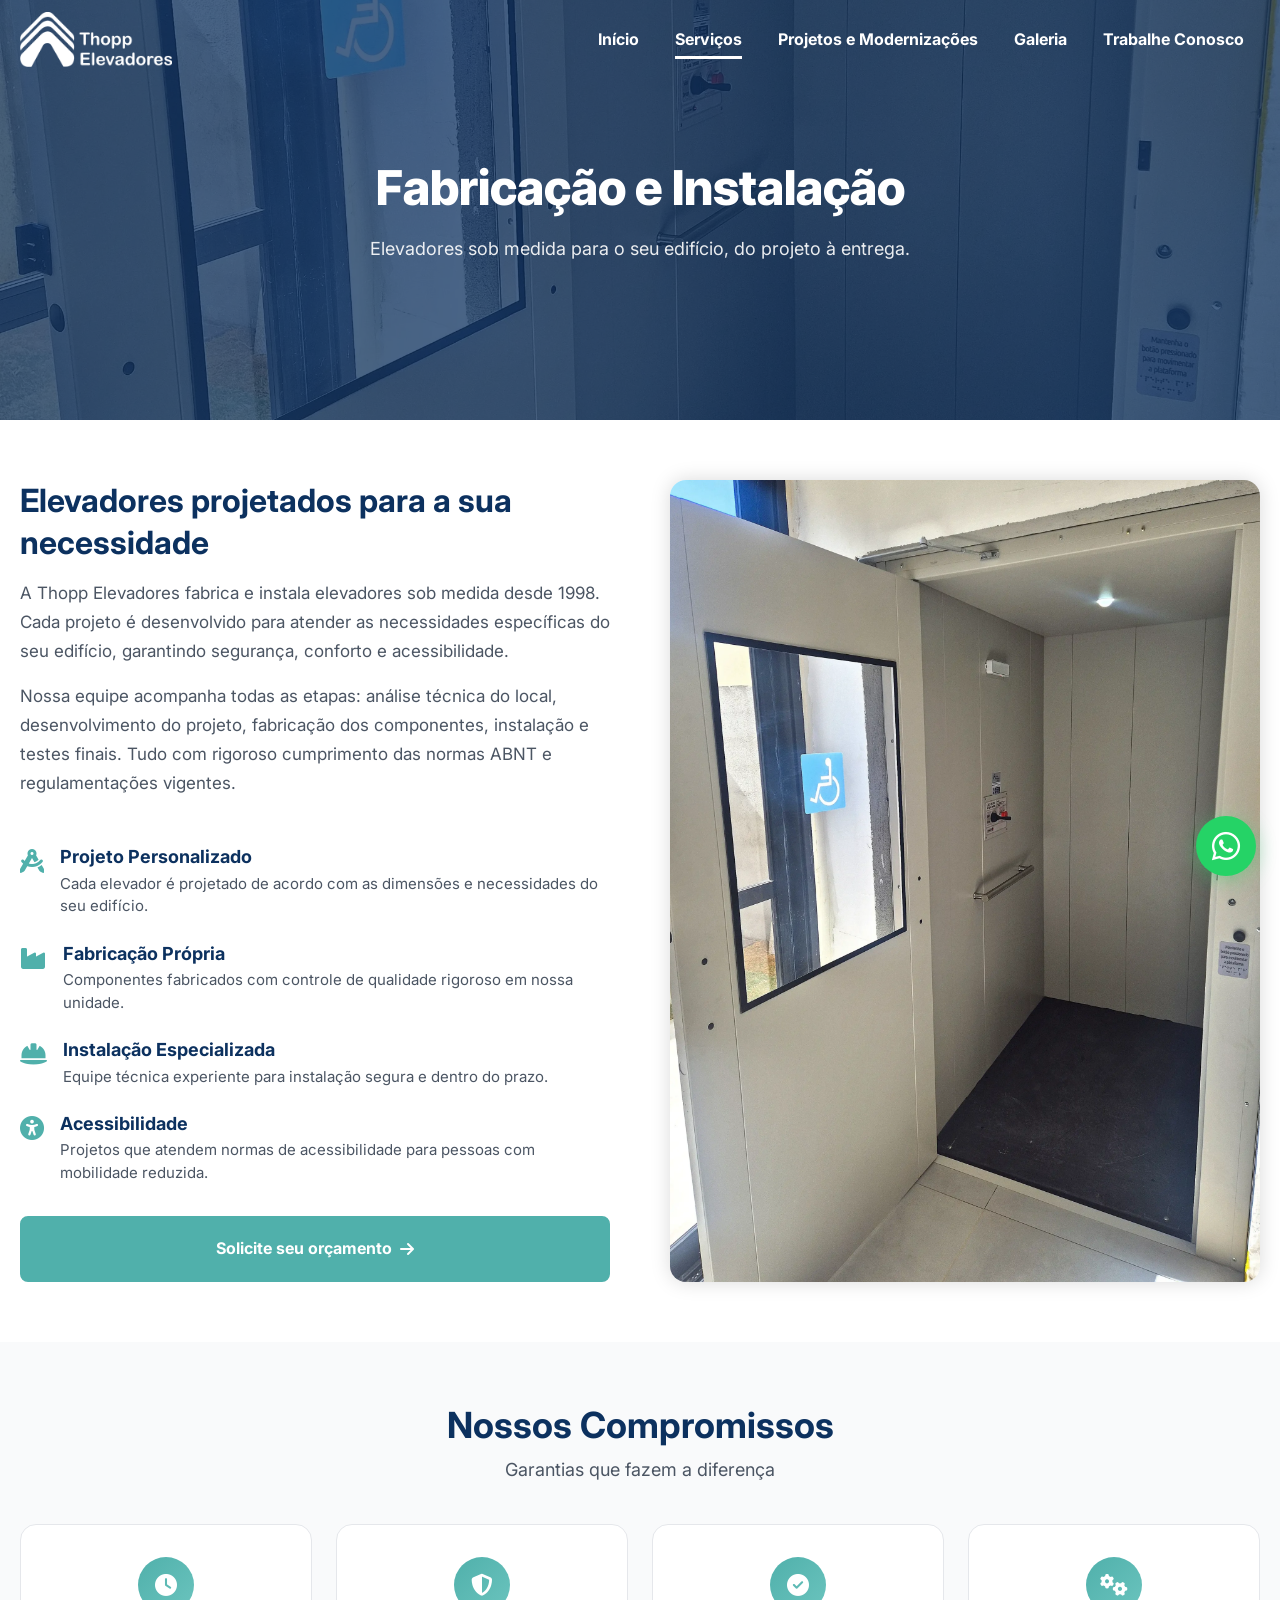
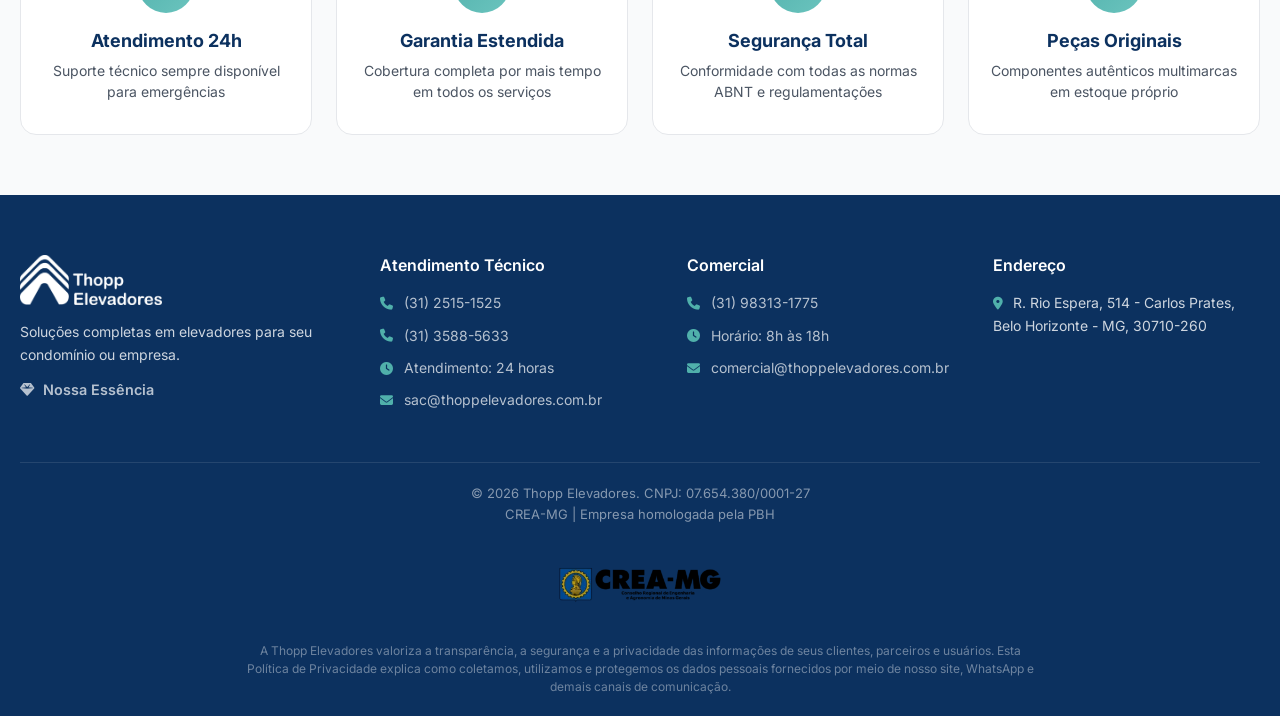
<file: fabricacao-e-instalacao/index.html>
<!DOCTYPE html>
<html lang="pt-BR">
<head>
  <meta charset="UTF-8">
  <meta name="viewport" content="width=device-width, initial-scale=1.0">
  <title>Fabricação e Instalação de Elevadores | Thopp Elevadores - BH</title>
  <meta name="description" content="Fabricação e instalação de elevadores sob medida em Belo Horizonte. Projetos personalizados com tecnologia atualizada, conforto e acessibilidade. Thopp Elevadores desde 1998.">
  <meta name="robots" content="index, follow">
  <meta name="author" content="Thopp Elevadores">
  <meta name="theme-color" content="#0B1E3E">
  <meta name="geo.region" content="BR-MG">
  <meta name="geo.placename" content="Belo Horizonte">
  <link rel="canonical" href="https://thoppelevadores.com.br/fabricacao-e-instalacao/">
  <meta property="og:type" content="website">
  <meta property="og:locale" content="pt_BR">
  <meta property="og:site_name" content="Thopp Elevadores">
  <meta property="og:title" content="Fabricação e Instalação de Elevadores | Thopp Elevadores">
  <meta property="og:description" content="Elevadores sob medida para o seu edifício, com tecnologia atualizada, conforto e acessibilidade. Desde 1998.">
  <meta property="og:url" content="https://thoppelevadores.com.br/fabricacao-e-instalacao/">
  <meta property="og:image" content="https://thoppelevadores.com.br/assets/images/servico-fabricacao-page.webp">
  <meta name="twitter:card" content="summary_large_image">
  <meta name="twitter:title" content="Fabricação e Instalação de Elevadores | Thopp Elevadores">
  <meta name="twitter:description" content="Elevadores sob medida em BH. Projetos personalizados desde 1998.">
  <meta name="twitter:image" content="https://thoppelevadores.com.br/assets/images/servico-fabricacao-page.webp">
  <script type="application/ld+json">
  {"@context":"https://schema.org","@type":"BreadcrumbList","itemListElement":[{"@type":"ListItem","position":1,"name":"Início","item":"https://thoppelevadores.com.br/"},{"@type":"ListItem","position":2,"name":"Serviços","item":"https://thoppelevadores.com.br/nossos-servicos/"},{"@type":"ListItem","position":3,"name":"Fabricação e Instalação","item":"https://thoppelevadores.com.br/fabricacao-e-instalacao/"}]}
  </script>
  <script type="application/ld+json">
  {"@context":"https://schema.org","@type":"Service","name":"Fabricação e Instalação de Elevadores","provider":{"@type":"LocalBusiness","name":"Thopp Elevadores","telephone":"+553125151525"},"areaServed":{"@type":"City","name":"Belo Horizonte"},"description":"Fabricação e instalação de elevadores sob medida com tecnologia atualizada, conforto e acessibilidade."}
  </script>
  <link rel="icon" href="../assets/images/favicon-32.webp" type="image/webp" sizes="32x32">
  <link rel="icon" href="../assets/images/favicon-192.webp" type="image/webp" sizes="192x192">
  <link rel="apple-touch-icon" href="../assets/images/apple-touch-icon.webp">
  <link rel="preconnect" href="https://fonts.googleapis.com">
  <link rel="preconnect" href="https://fonts.gstatic.com" crossorigin>
  <link href="https://fonts.googleapis.com/css2?family=Inter+Tight:wght@400;600;700;800&family=Inter:wght@400;500;600;700;800&family=Roboto:wght@400;500;600;700&display=swap" rel="stylesheet">
  <link rel="stylesheet" href="https://cdnjs.cloudflare.com/ajax/libs/font-awesome/6.5.1/css/all.min.css">
  <link rel="stylesheet" href="../css/style.css">
</head>
<body>

  <!-- ====== HEADER ====== -->
  <header class="header header--solid" id="header">
    <nav class="header-nav">
      <div class="container header-nav-inner">
        <a href="../" class="logo">
          <img src="../assets/images/logo.png" alt="Logo Thopp Elevadores">
        </a>
        <button class="menu-toggle" id="menu-toggle" aria-label="Abrir menu">
          <span></span><span></span><span></span>
        </button>
        <ul class="nav-menu" id="nav-menu">
          <li><a href="../">Início</a></li>
          <li><a href="../nossos-servicos/" class="active">Serviços</a></li>
          <li><a href="../projetos-e-modernizacoes/">Projetos e Modernizações</a></li>
          <li><a href="../galeria/">Galeria</a></li>
          <li><a href="../trabalhe-conosco/">Trabalhe Conosco</a></li>
        </ul>
      </div>
    </nav>
  </header>

  <main>

  <!-- ====== HERO ====== -->
  <section class="page-hero" style="background-image: url('../assets/images/servico-fabricacao-page.webp');">
    <div class="page-hero-overlay"></div>
    <div class="page-hero-content">
      <h1>Fabricação e Instalação</h1>
      <p>Elevadores sob medida para o seu edifício, do projeto à entrega.</p>
    </div>
  </section>

  <!-- ====== CONTEÚDO PRINCIPAL ====== -->
  <section class="page-section bg-white">
    <div class="container">
      <div class="service-detail">
        <div class="service-detail-text">
          <h2>Elevadores projetados para a sua necessidade</h2>
          <p>A Thopp Elevadores fabrica e instala elevadores sob medida desde 1998. Cada projeto é desenvolvido para atender as necessidades específicas do seu edifício, garantindo segurança, conforto e acessibilidade.</p>
          <p>Nossa equipe acompanha todas as etapas: análise técnica do local, desenvolvimento do projeto, fabricação dos componentes, instalação e testes finais. Tudo com rigoroso cumprimento das normas ABNT e regulamentações vigentes.</p>

          <div class="service-features">
            <div class="service-feature">
              <i class="fas fa-drafting-compass"></i>
              <div>
                <h4>Projeto Personalizado</h4>
                <p>Cada elevador é projetado de acordo com as dimensões e necessidades do seu edifício.</p>
              </div>
            </div>
            <div class="service-feature">
              <i class="fas fa-industry"></i>
              <div>
                <h4>Fabricação Própria</h4>
                <p>Componentes fabricados com controle de qualidade rigoroso em nossa unidade.</p>
              </div>
            </div>
            <div class="service-feature">
              <i class="fas fa-hard-hat"></i>
              <div>
                <h4>Instalação Especializada</h4>
                <p>Equipe técnica experiente para instalação segura e dentro do prazo.</p>
              </div>
            </div>
            <div class="service-feature">
              <i class="fas fa-universal-access"></i>
              <div>
                <h4>Acessibilidade</h4>
                <p>Projetos que atendem normas de acessibilidade para pessoas com mobilidade reduzida.</p>
              </div>
            </div>
          </div>

          <a href="https://api.whatsapp.com/send/?phone=5531983131775&text=Ol%C3%A1!+Gostaria+de+solicitar+um+or%C3%A7amento+de+fabrica%C3%A7%C3%A3o+e+instala%C3%A7%C3%A3o." class="btn btn-primary btn-full" target="_blank">Solicite seu orçamento <i class="fas fa-arrow-right"></i></a>
        </div>
        <div class="service-detail-image">
          <img src="../assets/images/servico-fabricacao-page.webp" alt="Fabricação e Instalação de Elevadores">
        </div>
      </div>
    </div>
  </section>

  <!-- ====== NOSSOS COMPROMISSOS ====== -->
  <section class="page-section bg-light">
    <div class="container">
      <h2 class="section-title">Nossos Compromissos</h2>
      <p class="section-subtitle">Garantias que fazem a diferença</p>
      <div class="compromissos-grid">
        <div class="compromisso-card">
          <div class="compromisso-icon"><i class="fas fa-clock"></i></div>
          <h4>Atendimento 24h</h4>
          <p>Suporte técnico sempre disponível para emergências</p>
        </div>
        <div class="compromisso-card">
          <div class="compromisso-icon"><i class="fas fa-shield-alt"></i></div>
          <h4>Garantia Estendida</h4>
          <p>Cobertura completa por mais tempo em todos os serviços</p>
        </div>
        <div class="compromisso-card">
          <div class="compromisso-icon"><i class="fas fa-check-circle"></i></div>
          <h4>Segurança Total</h4>
          <p>Conformidade com todas as normas ABNT e regulamentações</p>
        </div>
        <div class="compromisso-card">
          <div class="compromisso-icon"><i class="fas fa-cogs"></i></div>
          <h4>Peças Originais</h4>
          <p>Componentes autênticos multimarcas em estoque próprio</p>
        </div>
      </div>
    </div>
  </section>

  </main>

  <!-- ====== FOOTER ====== -->
  <footer class="footer" id="footer">
    <div class="container">
      <div class="footer-grid">
        <div class="footer-col">
          <img src="../assets/images/logo-white.webp" alt="Thopp Elevadores" class="footer-logo">
          <p>Soluções completas em elevadores para seu condomínio ou empresa.</p>
          <a href="../nossa-essencia/" class="footer-essencia-link"><i class="fas fa-gem"></i> Nossa Essência</a>
        </div>
        <div class="footer-col">
          <h4>Atendimento Técnico</h4>
          <ul>
            <li><a href="tel:+553125151525"><i class="fas fa-phone"></i> (31) 2515-1525</a></li>
            <li><a href="tel:+553135885633"><i class="fas fa-phone"></i> (31) 3588-5633</a></li>
            <li><span><i class="fas fa-clock"></i> Atendimento: 24 horas</span></li>
            <li><a href="mailto:sac@thoppelevadores.com.br"><i class="fas fa-envelope"></i> sac@thoppelevadores.com.br</a></li>
          </ul>
        </div>
        <div class="footer-col">
          <h4>Comercial</h4>
          <ul>
            <li><a href="tel:+5531983131775"><i class="fas fa-phone"></i> (31) 98313-1775</a></li>
            <li><span><i class="fas fa-clock"></i> Horário: 8h às 18h</span></li>
            <li><a href="mailto:comercial@thoppelevadores.com.br"><i class="fas fa-envelope"></i> comercial@thoppelevadores.com.br</a></li>
          </ul>
        </div>
        <div class="footer-col">
          <h4>Endereço</h4>
          <p><i class="fas fa-map-marker-alt"></i> R. Rio Espera, 514 - Carlos Prates, Belo Horizonte - MG, 30710-260</p>
        </div>
      </div>
      <div class="footer-bottom">
        <p>&copy; 2026 Thopp Elevadores. CNPJ: 07.654.380/0001-27<br>CREA-MG | Empresa homologada pela PBH</p>
      </div>
      <div class="footer-crea">
        <img src="../assets/images/crea-mg-logo.webp" alt="CREA-MG">
      </div>
      <div class="footer-privacy">
        <p>A Thopp Elevadores valoriza a transparência, a segurança e a privacidade das informações de seus clientes, parceiros e usuários. Esta Política de Privacidade explica como coletamos, utilizamos e protegemos os dados pessoais fornecidos por meio de nosso site, WhatsApp e demais canais de comunicação.</p>
      </div>
    </div>
  </footer>

  <a href="#" class="scroll-top" id="scroll-top" aria-label="Voltar ao topo"><i class="fas fa-arrow-up"></i></a>
  <a href="https://api.whatsapp.com/send/?phone=5531983131775&text=Ol%C3%A1!+Gostaria+de+saber+mais+sobre+os+servi%C3%A7os+da+THOPP+Elevadores." class="whatsapp-float" target="_blank" aria-label="Abrir WhatsApp"><i class="fab fa-whatsapp"></i></a>

  <script src="../js/subpage.js"></script>
</body>
</html>
</file>
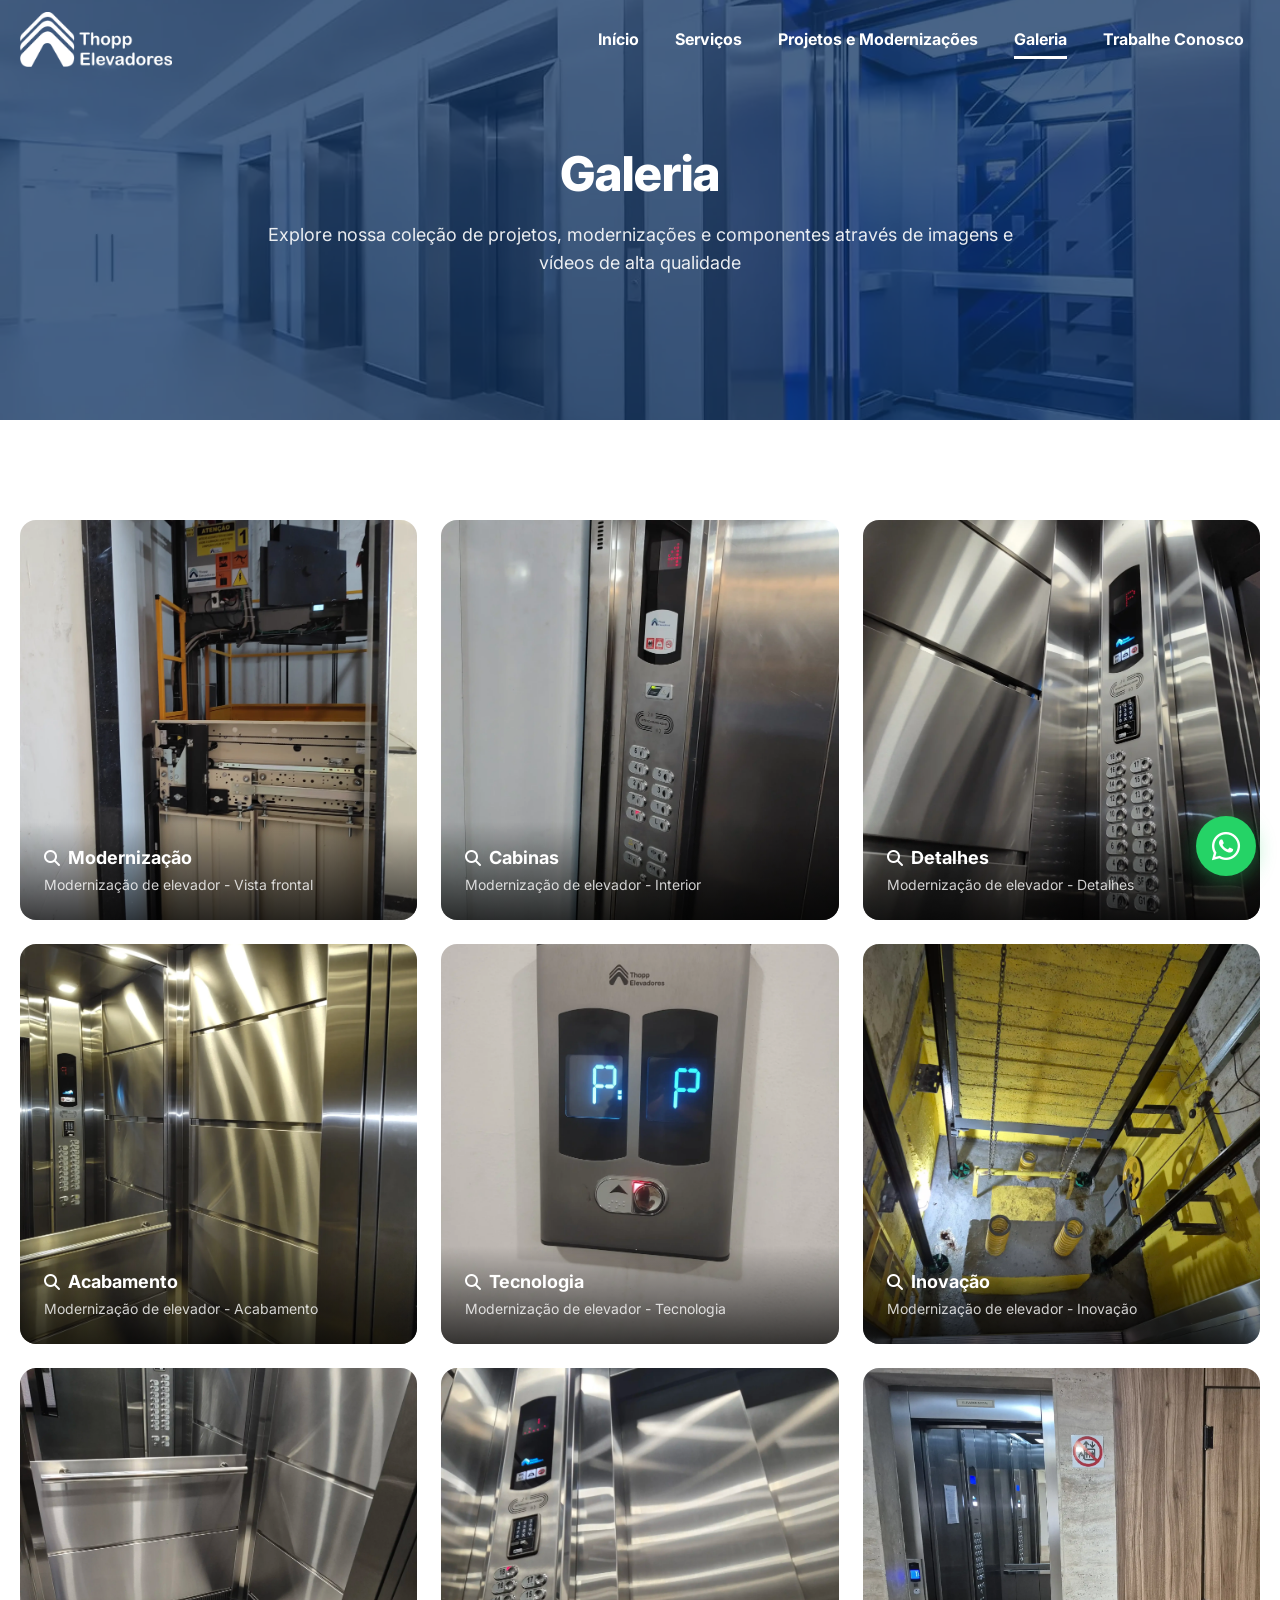
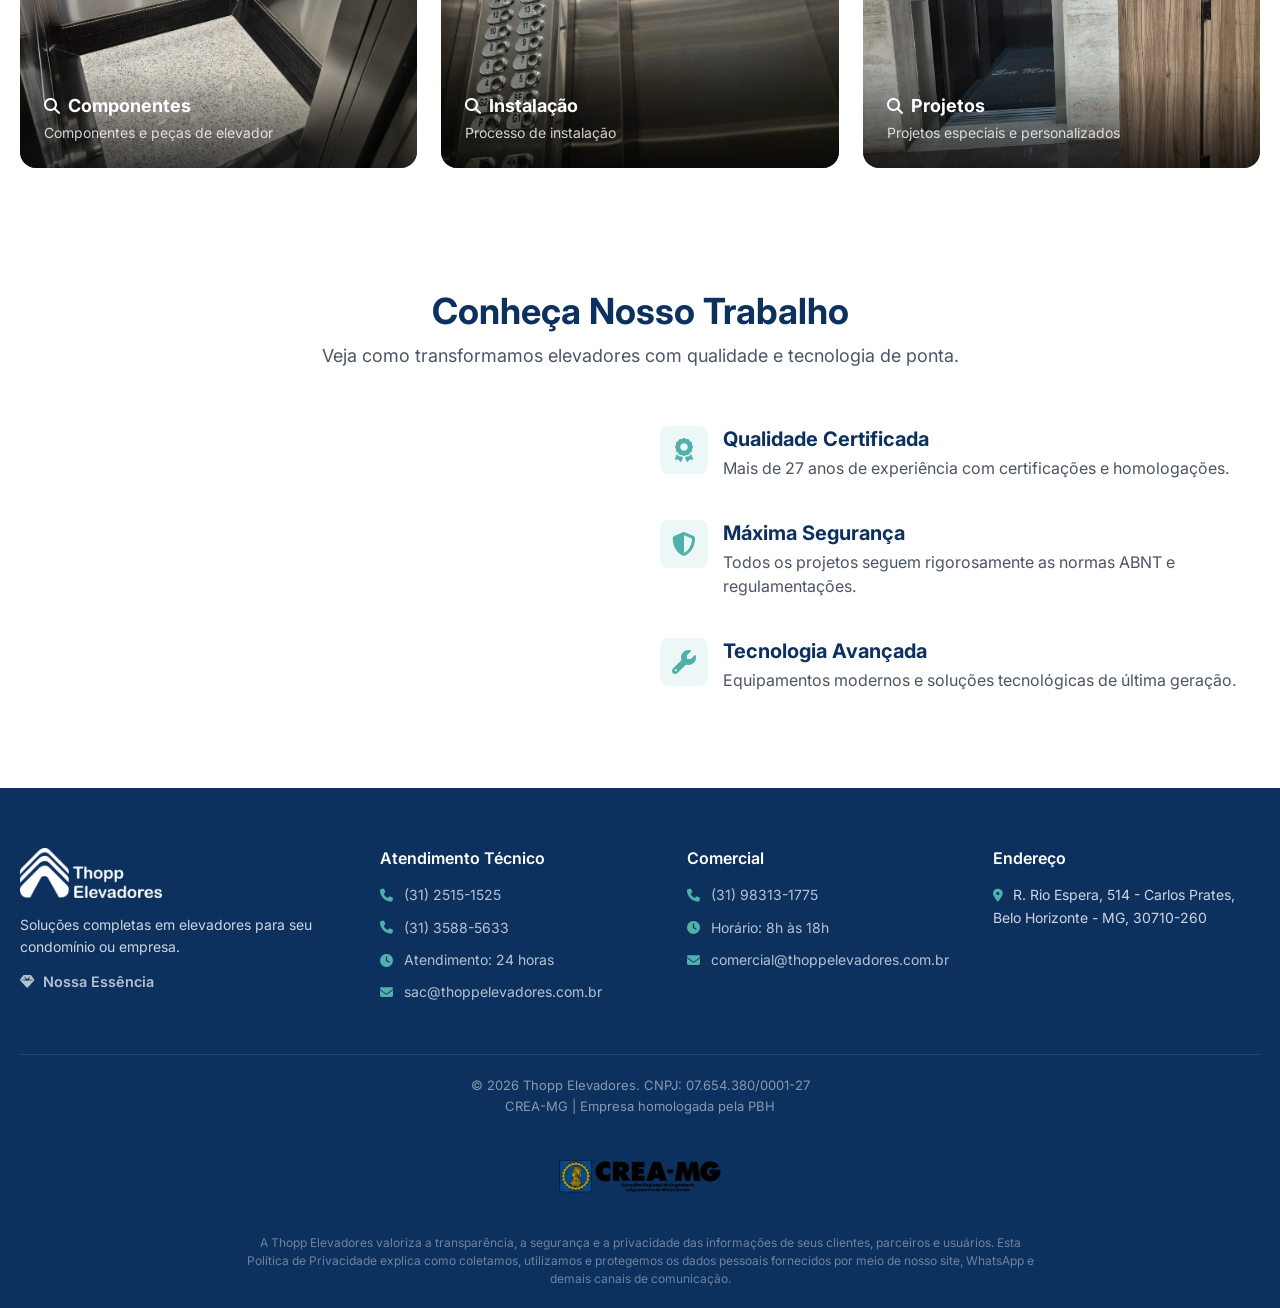
<file: galeria/index.html>
<!DOCTYPE html>
<html lang="pt-BR">
<head>
  <meta charset="UTF-8">
  <meta name="viewport" content="width=device-width, initial-scale=1.0">
  <title>Galeria de Projetos de Elevadores em BH | Thopp Elevadores</title>
  <meta name="description" content="Explore nossa galeria de projetos, modernizações e instalações de elevadores em Belo Horizonte. Fotos e vídeos dos trabalhos realizados pela Thopp Elevadores.">
  <meta name="robots" content="index, follow">
  <meta name="author" content="Thopp Elevadores">
  <meta name="theme-color" content="#0B1E3E">
  <meta name="geo.region" content="BR-MG">
  <meta name="geo.placename" content="Belo Horizonte">
  <link rel="canonical" href="https://thoppelevadores.com.br/galeria/">
  <meta property="og:type" content="website">
  <meta property="og:locale" content="pt_BR">
  <meta property="og:site_name" content="Thopp Elevadores">
  <meta property="og:title" content="Galeria de Projetos | Thopp Elevadores BH">
  <meta property="og:description" content="Fotos e vídeos de modernizações e instalações de elevadores em Belo Horizonte.">
  <meta property="og:url" content="https://thoppelevadores.com.br/galeria/">
  <meta property="og:image" content="https://thoppelevadores.com.br/assets/images/logo.png">
  <meta name="twitter:card" content="summary_large_image">
  <meta name="twitter:title" content="Galeria | Thopp Elevadores">
  <meta name="twitter:description" content="Galeria de projetos e modernizações de elevadores em BH.">
  <meta name="twitter:image" content="https://thoppelevadores.com.br/assets/images/logo.png">
  <script type="application/ld+json">
  {"@context":"https://schema.org","@type":"BreadcrumbList","itemListElement":[{"@type":"ListItem","position":1,"name":"Início","item":"https://thoppelevadores.com.br/"},{"@type":"ListItem","position":2,"name":"Galeria","item":"https://thoppelevadores.com.br/galeria/"}]}
  </script>
  <link rel="icon" href="../assets/images/favicon-32.webp" type="image/webp" sizes="32x32">
  <link rel="icon" href="../assets/images/favicon-192.webp" type="image/webp" sizes="192x192">
  <link rel="apple-touch-icon" href="../assets/images/apple-touch-icon.webp">
  <link rel="preconnect" href="https://fonts.googleapis.com">
  <link rel="preconnect" href="https://fonts.gstatic.com" crossorigin>
  <link href="https://fonts.googleapis.com/css2?family=Inter+Tight:wght@400;600;700;800&family=Inter:wght@400;500;600;700;800&family=Roboto:wght@400;500;600;700&display=swap" rel="stylesheet">
  <link rel="stylesheet" href="https://cdnjs.cloudflare.com/ajax/libs/font-awesome/6.5.1/css/all.min.css">
  <link rel="stylesheet" href="../css/style.css">
</head>
<body>

  <!-- ====== HEADER ====== -->
  <header class="header header--solid" id="header">
    <nav class="header-nav">
      <div class="container header-nav-inner">
        <a href="../" class="logo">
          <img src="../assets/images/logo.png" alt="Logo Thopp Elevadores">
        </a>
        <button class="menu-toggle" id="menu-toggle" aria-label="Abrir menu">
          <span></span><span></span><span></span>
        </button>
        <ul class="nav-menu" id="nav-menu">
          <li><a href="../">Início</a></li>
          <li><a href="../nossos-servicos/">Serviços</a></li>
          <li><a href="../projetos-e-modernizacoes/">Projetos e Modernizações</a></li>
          <li><a href="../galeria/" class="active">Galeria</a></li>
          <li><a href="../trabalhe-conosco/">Trabalhe Conosco</a></li>
        </ul>
      </div>
    </nav>
  </header>

  <main>

  <!-- ====== HERO BANNER ====== -->
  <section class="page-hero" style="background-image: url('../assets/images/hero-galeria.webp');">
    <div class="page-hero-overlay"></div>
    <div class="page-hero-content">
      <h1>Galeria</h1>
      <p>Explore nossa coleção de projetos, modernizações e componentes através de imagens e vídeos de alta qualidade</p>
    </div>
  </section>

  <!-- ====== GALERIA ====== -->
  <section class="page-section bg-white">
    <div class="container">
      <div class="gallery-grid">
        <!-- Modernização -->
        <div class="gallery-item">
          <img src="../assets/images/gallery-1.webp" alt="Modernização de elevador - Vista frontal">
          <div class="gallery-item-overlay">
            <h3><i class="fas fa-search"></i> Modernização</h3>
            <p>Modernização de elevador - Vista frontal</p>
          </div>
        </div>
        <!-- Cabinas -->
        <div class="gallery-item">
          <img src="../assets/images/gallery-2.webp" alt="Modernização de elevador - Interior">
          <div class="gallery-item-overlay">
            <h3><i class="fas fa-search"></i> Cabinas</h3>
            <p>Modernização de elevador - Interior</p>
          </div>
        </div>
        <!-- Detalhes -->
        <div class="gallery-item">
          <img src="../assets/images/gallery-3.webp" alt="Modernização de elevador - Detalhes">
          <div class="gallery-item-overlay">
            <h3><i class="fas fa-search"></i> Detalhes</h3>
            <p>Modernização de elevador - Detalhes</p>
          </div>
        </div>
        <!-- Acabamento -->
        <div class="gallery-item">
          <img src="../assets/images/gallery-4.webp" alt="Modernização de elevador - Acabamento">
          <div class="gallery-item-overlay">
            <h3><i class="fas fa-search"></i> Acabamento</h3>
            <p>Modernização de elevador - Acabamento</p>
          </div>
        </div>
        <!-- Tecnologia -->
        <div class="gallery-item">
          <img src="../assets/images/gallery-5.webp" alt="Modernização de elevador - Tecnologia">
          <div class="gallery-item-overlay">
            <h3><i class="fas fa-search"></i> Tecnologia</h3>
            <p>Modernização de elevador - Tecnologia</p>
          </div>
        </div>
        <!-- Inovação -->
        <div class="gallery-item">
          <img src="../assets/images/gallery-6.webp" alt="Modernização de elevador - Inovação">
          <div class="gallery-item-overlay">
            <h3><i class="fas fa-search"></i> Inovação</h3>
            <p>Modernização de elevador - Inovação</p>
          </div>
        </div>
        <!-- Componentes -->
        <div class="gallery-item">
          <img src="../assets/images/gallery-7.webp" alt="Componentes de elevador">
          <div class="gallery-item-overlay">
            <h3><i class="fas fa-search"></i> Componentes</h3>
            <p>Componentes e peças de elevador</p>
          </div>
        </div>
        <!-- Instalação -->
        <div class="gallery-item">
          <img src="../assets/images/gallery-8.webp" alt="Instalação de elevador">
          <div class="gallery-item-overlay">
            <h3><i class="fas fa-search"></i> Instalação</h3>
            <p>Processo de instalação</p>
          </div>
        </div>
        <!-- Projetos -->
        <div class="gallery-item">
          <img src="../assets/images/gallery-9.webp" alt="Projetos especiais">
          <div class="gallery-item-overlay">
            <h3><i class="fas fa-search"></i> Projetos</h3>
            <p>Projetos especiais e personalizados</p>
          </div>
        </div>
      </div>
    </div>
  </section>

  <!-- ====== CONHEÇA NOSSO TRABALHO ====== -->
  <section class="conheca" id="conheca">
    <div class="container">
      <h2 class="section-title">Conheça Nosso Trabalho</h2>
      <p class="section-subtitle">Veja como transformamos elevadores com qualidade e tecnologia de ponta.</p>
      <div class="conheca-grid">
        <div class="conheca-video">
          <div class="video-embed">
            <iframe src="https://www.youtube.com/embed/OjSWVwVyTNE" title="Thopp Elevadores" frameborder="0" allow="accelerometer; autoplay; clipboard-write; encrypted-media; gyroscope; picture-in-picture" allowfullscreen></iframe>
          </div>
        </div>
        <div class="conheca-cards">
          <div class="icon-box-inline">
            <div class="icon-box-icon teal-bg"><i class="fas fa-award"></i></div>
            <div class="icon-box-text">
              <h3>Qualidade Certificada</h3>
              <p>Mais de 27 anos de experiência com certificações e homologações.</p>
            </div>
          </div>
          <div class="icon-box-inline">
            <div class="icon-box-icon teal-bg"><i class="fas fa-shield-alt"></i></div>
            <div class="icon-box-text">
              <h3>Máxima Segurança</h3>
              <p>Todos os projetos seguem rigorosamente as normas ABNT e regulamentações.</p>
            </div>
          </div>
          <div class="icon-box-inline">
            <div class="icon-box-icon teal-bg"><i class="fas fa-wrench"></i></div>
            <div class="icon-box-text">
              <h3>Tecnologia Avançada</h3>
              <p>Equipamentos modernos e soluções tecnológicas de última geração.</p>
            </div>
          </div>
        </div>
      </div>
    </div>
  </section>

  </main>

  <!-- ====== FOOTER ====== -->
  <footer class="footer" id="footer">
    <div class="container">
      <div class="footer-grid">
        <div class="footer-col">
          <img src="../assets/images/logo-white.webp" alt="Thopp Elevadores" class="footer-logo">
          <p>Soluções completas em elevadores para seu condomínio ou empresa.</p>
          <a href="../nossa-essencia/" class="footer-essencia-link"><i class="fas fa-gem"></i> Nossa Essência</a>
        </div>
        <div class="footer-col">
          <h4>Atendimento Técnico</h4>
          <ul>
            <li><a href="tel:+553125151525"><i class="fas fa-phone"></i> (31) 2515-1525</a></li>
            <li><a href="tel:+553135885633"><i class="fas fa-phone"></i> (31) 3588-5633</a></li>
            <li><span><i class="fas fa-clock"></i> Atendimento: 24 horas</span></li>
            <li><a href="mailto:sac@thoppelevadores.com.br"><i class="fas fa-envelope"></i> sac@thoppelevadores.com.br</a></li>
          </ul>
        </div>
        <div class="footer-col">
          <h4>Comercial</h4>
          <ul>
            <li><a href="tel:+5531983131775"><i class="fas fa-phone"></i> (31) 98313-1775</a></li>
            <li><span><i class="fas fa-clock"></i> Horário: 8h às 18h</span></li>
            <li><a href="mailto:comercial@thoppelevadores.com.br"><i class="fas fa-envelope"></i> comercial@thoppelevadores.com.br</a></li>
          </ul>
        </div>
        <div class="footer-col">
          <h4>Endereço</h4>
          <p><i class="fas fa-map-marker-alt"></i> R. Rio Espera, 514 - Carlos Prates, Belo Horizonte - MG, 30710-260</p>
        </div>
      </div>
      <div class="footer-bottom">
        <p>&copy; 2026 Thopp Elevadores. CNPJ: 07.654.380/0001-27<br>CREA-MG | Empresa homologada pela PBH</p>
      </div>
      <div class="footer-crea">
        <img src="../assets/images/crea-mg-logo.webp" alt="CREA-MG">
      </div>
      <div class="footer-privacy">
        <p>A Thopp Elevadores valoriza a transparência, a segurança e a privacidade das informações de seus clientes, parceiros e usuários. Esta Política de Privacidade explica como coletamos, utilizamos e protegemos os dados pessoais fornecidos por meio de nosso site, WhatsApp e demais canais de comunicação.</p>
      </div>
    </div>
  </footer>

  <a href="#" class="scroll-top" id="scroll-top" aria-label="Voltar ao topo"><i class="fas fa-arrow-up"></i></a>
  <a href="https://api.whatsapp.com/send/?phone=5531983131775&text=Ol%C3%A1!+Gostaria+de+saber+mais+sobre+os+servi%C3%A7os+da+THOPP+Elevadores." class="whatsapp-float" target="_blank" aria-label="Abrir WhatsApp"><i class="fab fa-whatsapp"></i></a>

  <script src="../js/subpage.js"></script>
</body>
</html>
</file>
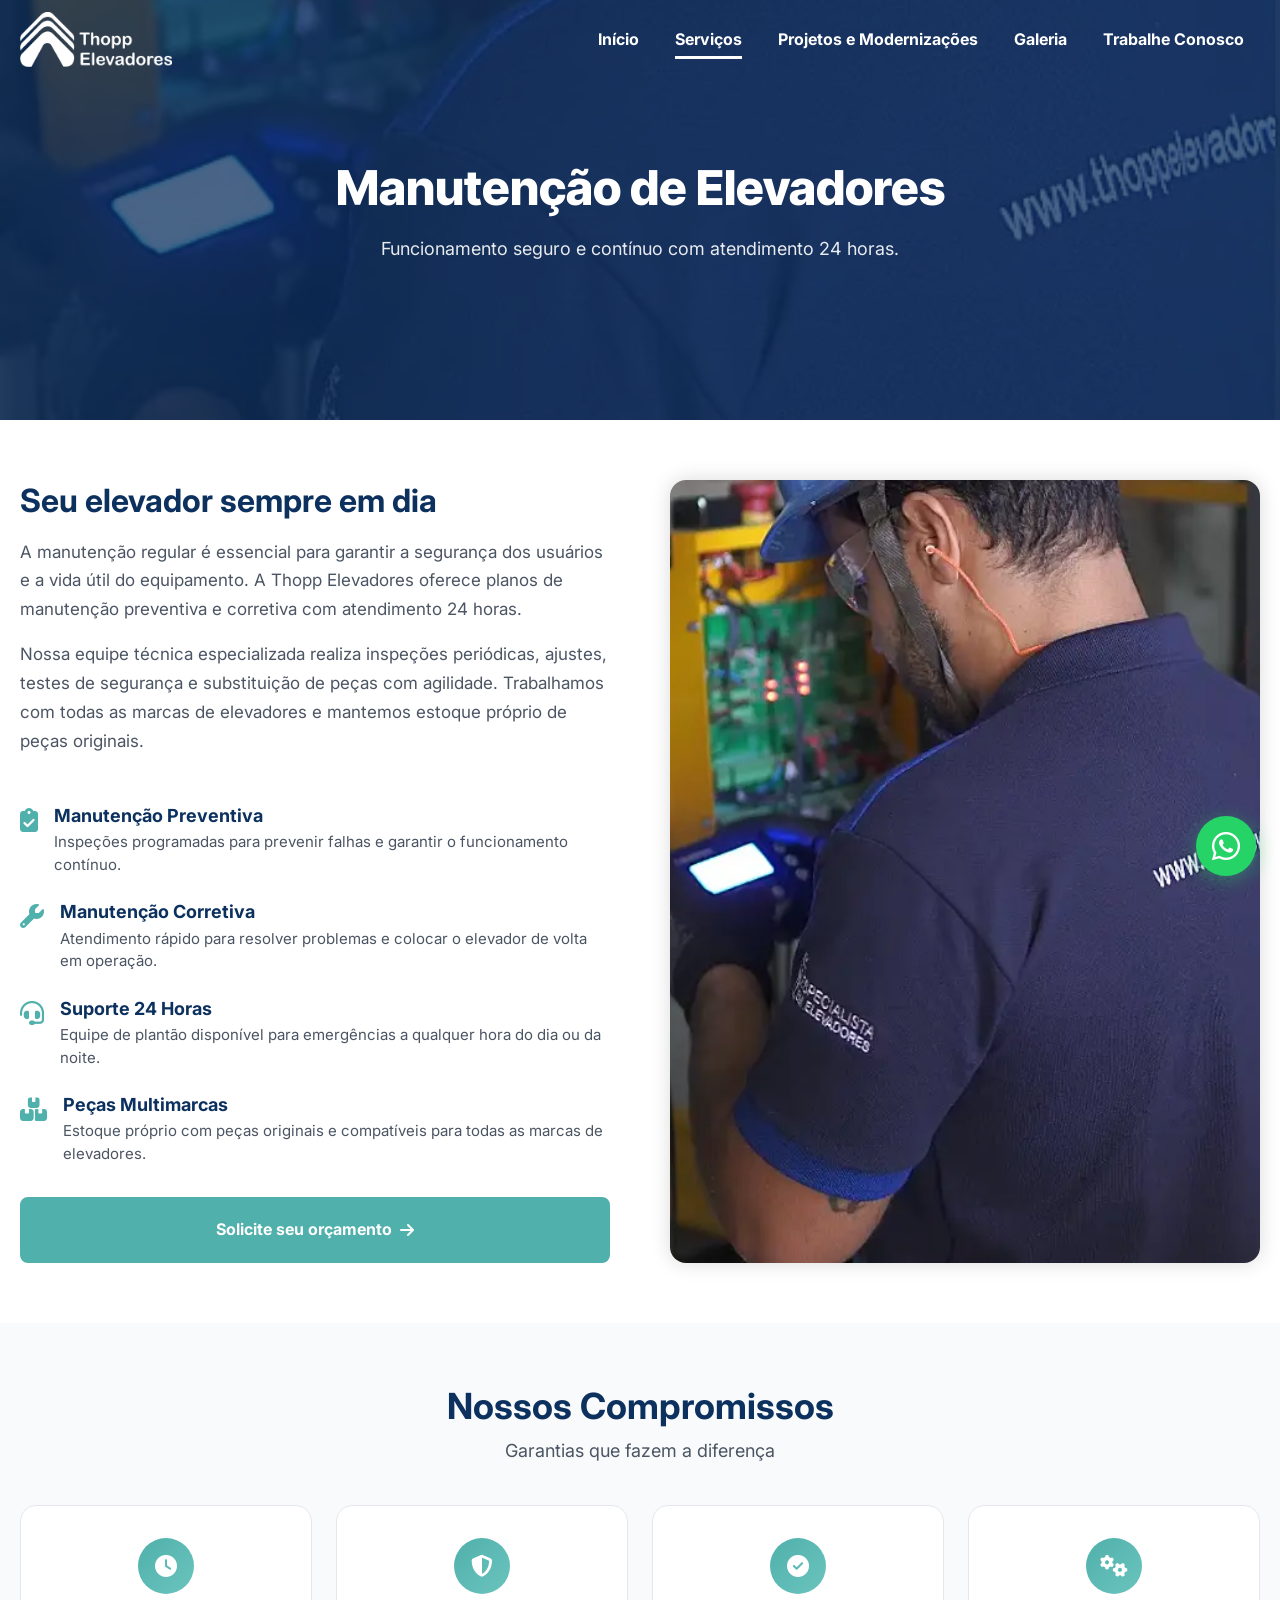
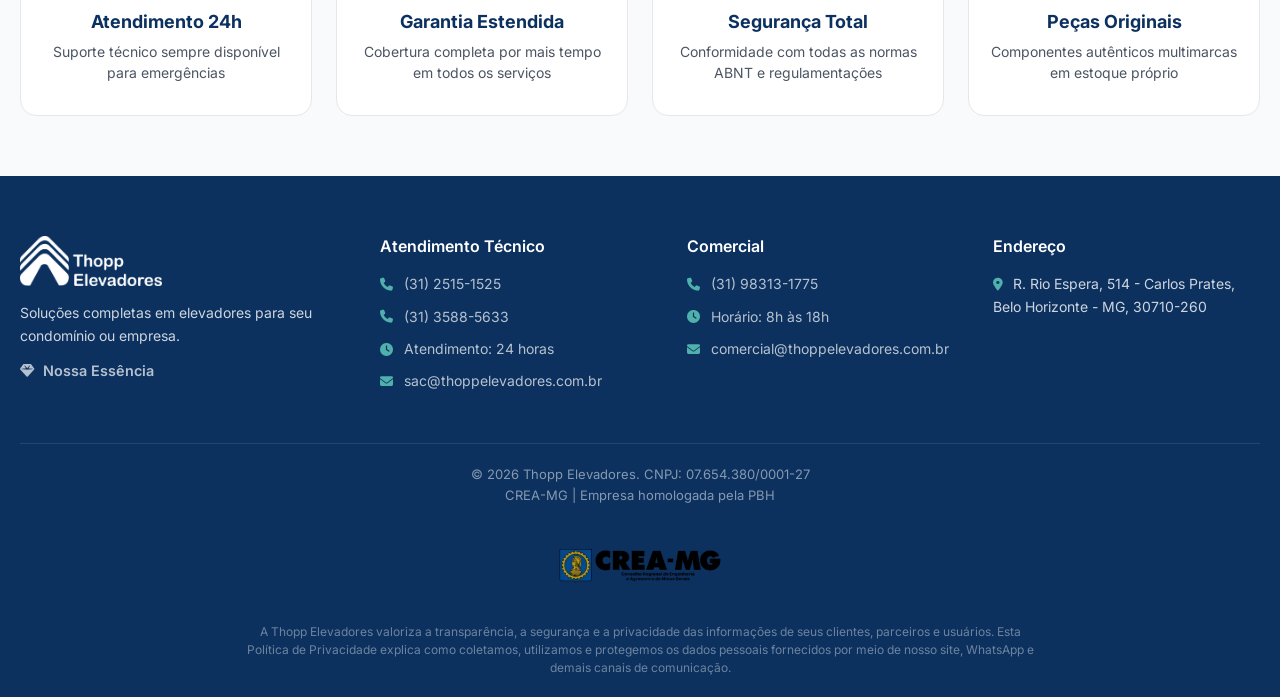
<file: manutencao-de-elevadores/index.html>
<!DOCTYPE html>
<html lang="pt-BR">
<head>
  <meta charset="UTF-8">
  <meta name="viewport" content="width=device-width, initial-scale=1.0">
  <title>Manutenção de Elevadores | Thopp Elevadores - BH</title>
  <meta name="description" content="Manutenção preventiva e corretiva de elevadores em Belo Horizonte. Atendimento 24h, peças originais multimarcas, equipe especializada. Thopp Elevadores desde 1998.">
  <meta name="robots" content="index, follow">
  <meta name="author" content="Thopp Elevadores">
  <meta name="theme-color" content="#0B1E3E">
  <meta name="geo.region" content="BR-MG">
  <meta name="geo.placename" content="Belo Horizonte">
  <link rel="canonical" href="https://thoppelevadores.com.br/manutencao-de-elevadores/">
  <meta property="og:type" content="website">
  <meta property="og:locale" content="pt_BR">
  <meta property="og:site_name" content="Thopp Elevadores">
  <meta property="og:title" content="Manutenção de Elevadores | Thopp Elevadores">
  <meta property="og:description" content="Manutenção preventiva e corretiva de elevadores em BH. Atendimento 24h com peças originais. Desde 1998.">
  <meta property="og:url" content="https://thoppelevadores.com.br/manutencao-de-elevadores/">
  <meta property="og:image" content="https://thoppelevadores.com.br/assets/images/servico-manutencao-page.webp">
  <meta name="twitter:card" content="summary_large_image">
  <meta name="twitter:title" content="Manutenção de Elevadores | Thopp Elevadores">
  <meta name="twitter:description" content="Manutenção de elevadores em BH. Atendimento 24h desde 1998.">
  <meta name="twitter:image" content="https://thoppelevadores.com.br/assets/images/servico-manutencao-page.webp">
  <script type="application/ld+json">
  {"@context":"https://schema.org","@type":"BreadcrumbList","itemListElement":[{"@type":"ListItem","position":1,"name":"Início","item":"https://thoppelevadores.com.br/"},{"@type":"ListItem","position":2,"name":"Serviços","item":"https://thoppelevadores.com.br/nossos-servicos/"},{"@type":"ListItem","position":3,"name":"Manutenção de Elevadores","item":"https://thoppelevadores.com.br/manutencao-de-elevadores/"}]}
  </script>
  <script type="application/ld+json">
  {"@context":"https://schema.org","@type":"Service","name":"Manutenção de Elevadores","provider":{"@type":"LocalBusiness","name":"Thopp Elevadores","telephone":"+553125151525"},"areaServed":{"@type":"City","name":"Belo Horizonte"},"description":"Manutenção preventiva e corretiva de elevadores com atendimento 24h, peças originais multimarcas e equipe especializada."}
  </script>
  <link rel="icon" href="../assets/images/favicon-32.webp" type="image/webp" sizes="32x32">
  <link rel="icon" href="../assets/images/favicon-192.webp" type="image/webp" sizes="192x192">
  <link rel="apple-touch-icon" href="../assets/images/apple-touch-icon.webp">
  <link rel="preconnect" href="https://fonts.googleapis.com">
  <link rel="preconnect" href="https://fonts.gstatic.com" crossorigin>
  <link href="https://fonts.googleapis.com/css2?family=Inter+Tight:wght@400;600;700;800&family=Inter:wght@400;500;600;700;800&family=Roboto:wght@400;500;600;700&display=swap" rel="stylesheet">
  <link rel="stylesheet" href="https://cdnjs.cloudflare.com/ajax/libs/font-awesome/6.5.1/css/all.min.css">
  <link rel="stylesheet" href="../css/style.css">
</head>
<body>

  <!-- ====== HEADER ====== -->
  <header class="header header--solid" id="header">
    <nav class="header-nav">
      <div class="container header-nav-inner">
        <a href="../" class="logo">
          <img src="../assets/images/logo.png" alt="Logo Thopp Elevadores">
        </a>
        <button class="menu-toggle" id="menu-toggle" aria-label="Abrir menu">
          <span></span><span></span><span></span>
        </button>
        <ul class="nav-menu" id="nav-menu">
          <li><a href="../">Início</a></li>
          <li><a href="../nossos-servicos/" class="active">Serviços</a></li>
          <li><a href="../projetos-e-modernizacoes/">Projetos e Modernizações</a></li>
          <li><a href="../galeria/">Galeria</a></li>
          <li><a href="../trabalhe-conosco/">Trabalhe Conosco</a></li>
        </ul>
      </div>
    </nav>
  </header>

  <main>

  <!-- ====== HERO ====== -->
  <section class="page-hero" style="background-image: url('../assets/images/servico-manutencao-page.webp');">
    <div class="page-hero-overlay"></div>
    <div class="page-hero-content">
      <h1>Manutenção de Elevadores</h1>
      <p>Funcionamento seguro e contínuo com atendimento 24 horas.</p>
    </div>
  </section>

  <!-- ====== CONTEÚDO PRINCIPAL ====== -->
  <section class="page-section bg-white">
    <div class="container">
      <div class="service-detail">
        <div class="service-detail-text">
          <h2>Seu elevador sempre em dia</h2>
          <p>A manutenção regular é essencial para garantir a segurança dos usuários e a vida útil do equipamento. A Thopp Elevadores oferece planos de manutenção preventiva e corretiva com atendimento 24 horas.</p>
          <p>Nossa equipe técnica especializada realiza inspeções periódicas, ajustes, testes de segurança e substituição de peças com agilidade. Trabalhamos com todas as marcas de elevadores e mantemos estoque próprio de peças originais.</p>

          <div class="service-features">
            <div class="service-feature">
              <i class="fas fa-clipboard-check"></i>
              <div>
                <h4>Manutenção Preventiva</h4>
                <p>Inspeções programadas para prevenir falhas e garantir o funcionamento contínuo.</p>
              </div>
            </div>
            <div class="service-feature">
              <i class="fas fa-wrench"></i>
              <div>
                <h4>Manutenção Corretiva</h4>
                <p>Atendimento rápido para resolver problemas e colocar o elevador de volta em operação.</p>
              </div>
            </div>
            <div class="service-feature">
              <i class="fas fa-headset"></i>
              <div>
                <h4>Suporte 24 Horas</h4>
                <p>Equipe de plantão disponível para emergências a qualquer hora do dia ou da noite.</p>
              </div>
            </div>
            <div class="service-feature">
              <i class="fas fa-boxes"></i>
              <div>
                <h4>Peças Multimarcas</h4>
                <p>Estoque próprio com peças originais e compatíveis para todas as marcas de elevadores.</p>
              </div>
            </div>
          </div>

          <a href="https://api.whatsapp.com/send/?phone=5531983131775&text=Ol%C3%A1!+Gostaria+de+solicitar+um+or%C3%A7amento+de+manuten%C3%A7%C3%A3o." class="btn btn-primary btn-full" target="_blank">Solicite seu orçamento <i class="fas fa-arrow-right"></i></a>
        </div>
        <div class="service-detail-image">
          <img src="../assets/images/servico-manutencao-page.webp" alt="Manutenção de Elevadores">
        </div>
      </div>
    </div>
  </section>

  <!-- ====== NOSSOS COMPROMISSOS ====== -->
  <section class="page-section bg-light">
    <div class="container">
      <h2 class="section-title">Nossos Compromissos</h2>
      <p class="section-subtitle">Garantias que fazem a diferença</p>
      <div class="compromissos-grid">
        <div class="compromisso-card">
          <div class="compromisso-icon"><i class="fas fa-clock"></i></div>
          <h4>Atendimento 24h</h4>
          <p>Suporte técnico sempre disponível para emergências</p>
        </div>
        <div class="compromisso-card">
          <div class="compromisso-icon"><i class="fas fa-shield-alt"></i></div>
          <h4>Garantia Estendida</h4>
          <p>Cobertura completa por mais tempo em todos os serviços</p>
        </div>
        <div class="compromisso-card">
          <div class="compromisso-icon"><i class="fas fa-check-circle"></i></div>
          <h4>Segurança Total</h4>
          <p>Conformidade com todas as normas ABNT e regulamentações</p>
        </div>
        <div class="compromisso-card">
          <div class="compromisso-icon"><i class="fas fa-cogs"></i></div>
          <h4>Peças Originais</h4>
          <p>Componentes autênticos multimarcas em estoque próprio</p>
        </div>
      </div>
    </div>
  </section>

  </main>

  <!-- ====== FOOTER ====== -->
  <footer class="footer" id="footer">
    <div class="container">
      <div class="footer-grid">
        <div class="footer-col">
          <img src="../assets/images/logo-white.webp" alt="Thopp Elevadores" class="footer-logo">
          <p>Soluções completas em elevadores para seu condomínio ou empresa.</p>
          <a href="../nossa-essencia/" class="footer-essencia-link"><i class="fas fa-gem"></i> Nossa Essência</a>
        </div>
        <div class="footer-col">
          <h4>Atendimento Técnico</h4>
          <ul>
            <li><a href="tel:+553125151525"><i class="fas fa-phone"></i> (31) 2515-1525</a></li>
            <li><a href="tel:+553135885633"><i class="fas fa-phone"></i> (31) 3588-5633</a></li>
            <li><span><i class="fas fa-clock"></i> Atendimento: 24 horas</span></li>
            <li><a href="mailto:sac@thoppelevadores.com.br"><i class="fas fa-envelope"></i> sac@thoppelevadores.com.br</a></li>
          </ul>
        </div>
        <div class="footer-col">
          <h4>Comercial</h4>
          <ul>
            <li><a href="tel:+5531983131775"><i class="fas fa-phone"></i> (31) 98313-1775</a></li>
            <li><span><i class="fas fa-clock"></i> Horário: 8h às 18h</span></li>
            <li><a href="mailto:comercial@thoppelevadores.com.br"><i class="fas fa-envelope"></i> comercial@thoppelevadores.com.br</a></li>
          </ul>
        </div>
        <div class="footer-col">
          <h4>Endereço</h4>
          <p><i class="fas fa-map-marker-alt"></i> R. Rio Espera, 514 - Carlos Prates, Belo Horizonte - MG, 30710-260</p>
        </div>
      </div>
      <div class="footer-bottom">
        <p>&copy; 2026 Thopp Elevadores. CNPJ: 07.654.380/0001-27<br>CREA-MG | Empresa homologada pela PBH</p>
      </div>
      <div class="footer-crea">
        <img src="../assets/images/crea-mg-logo.webp" alt="CREA-MG">
      </div>
      <div class="footer-privacy">
        <p>A Thopp Elevadores valoriza a transparência, a segurança e a privacidade das informações de seus clientes, parceiros e usuários. Esta Política de Privacidade explica como coletamos, utilizamos e protegemos os dados pessoais fornecidos por meio de nosso site, WhatsApp e demais canais de comunicação.</p>
      </div>
    </div>
  </footer>

  <a href="#" class="scroll-top" id="scroll-top" aria-label="Voltar ao topo"><i class="fas fa-arrow-up"></i></a>
  <a href="https://api.whatsapp.com/send/?phone=5531983131775&text=Ol%C3%A1!+Gostaria+de+saber+mais+sobre+os+servi%C3%A7os+da+THOPP+Elevadores." class="whatsapp-float" target="_blank" aria-label="Abrir WhatsApp"><i class="fab fa-whatsapp"></i></a>

  <script src="../js/subpage.js"></script>
</body>
</html>
</file>
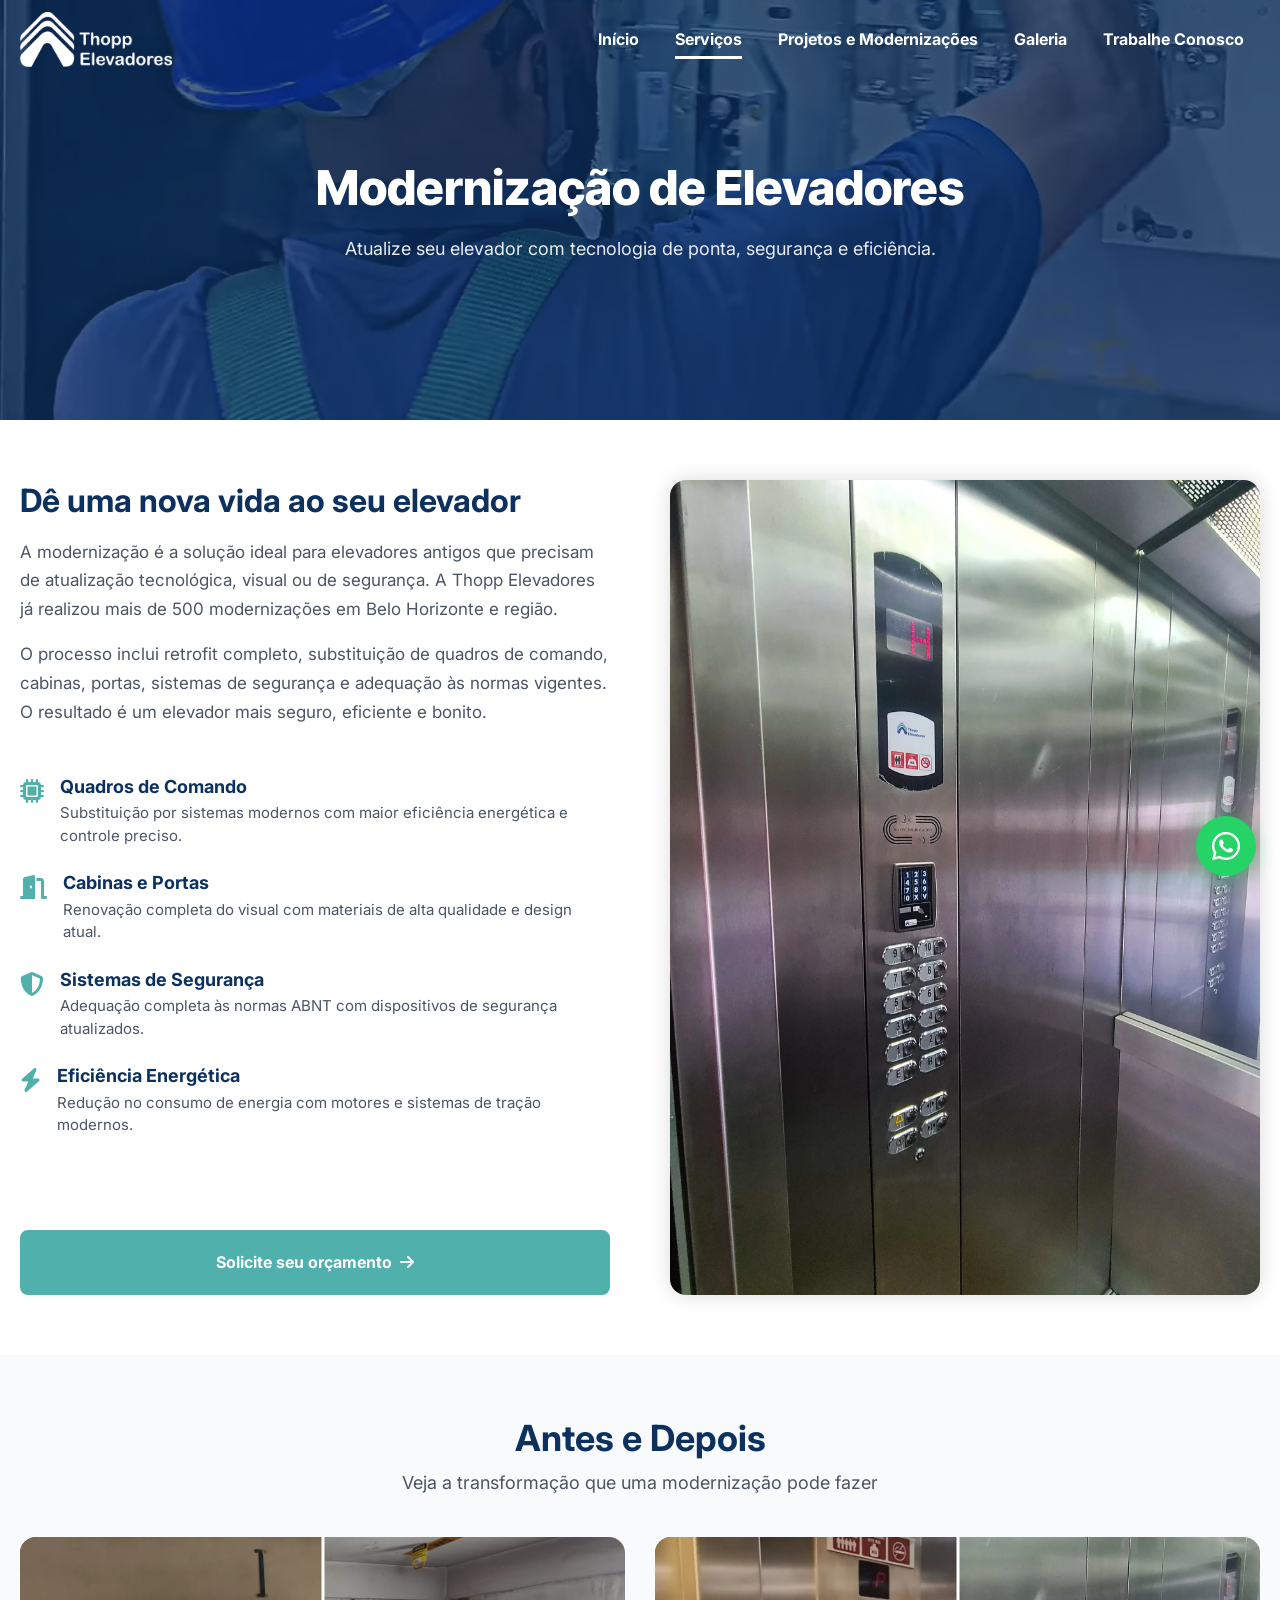
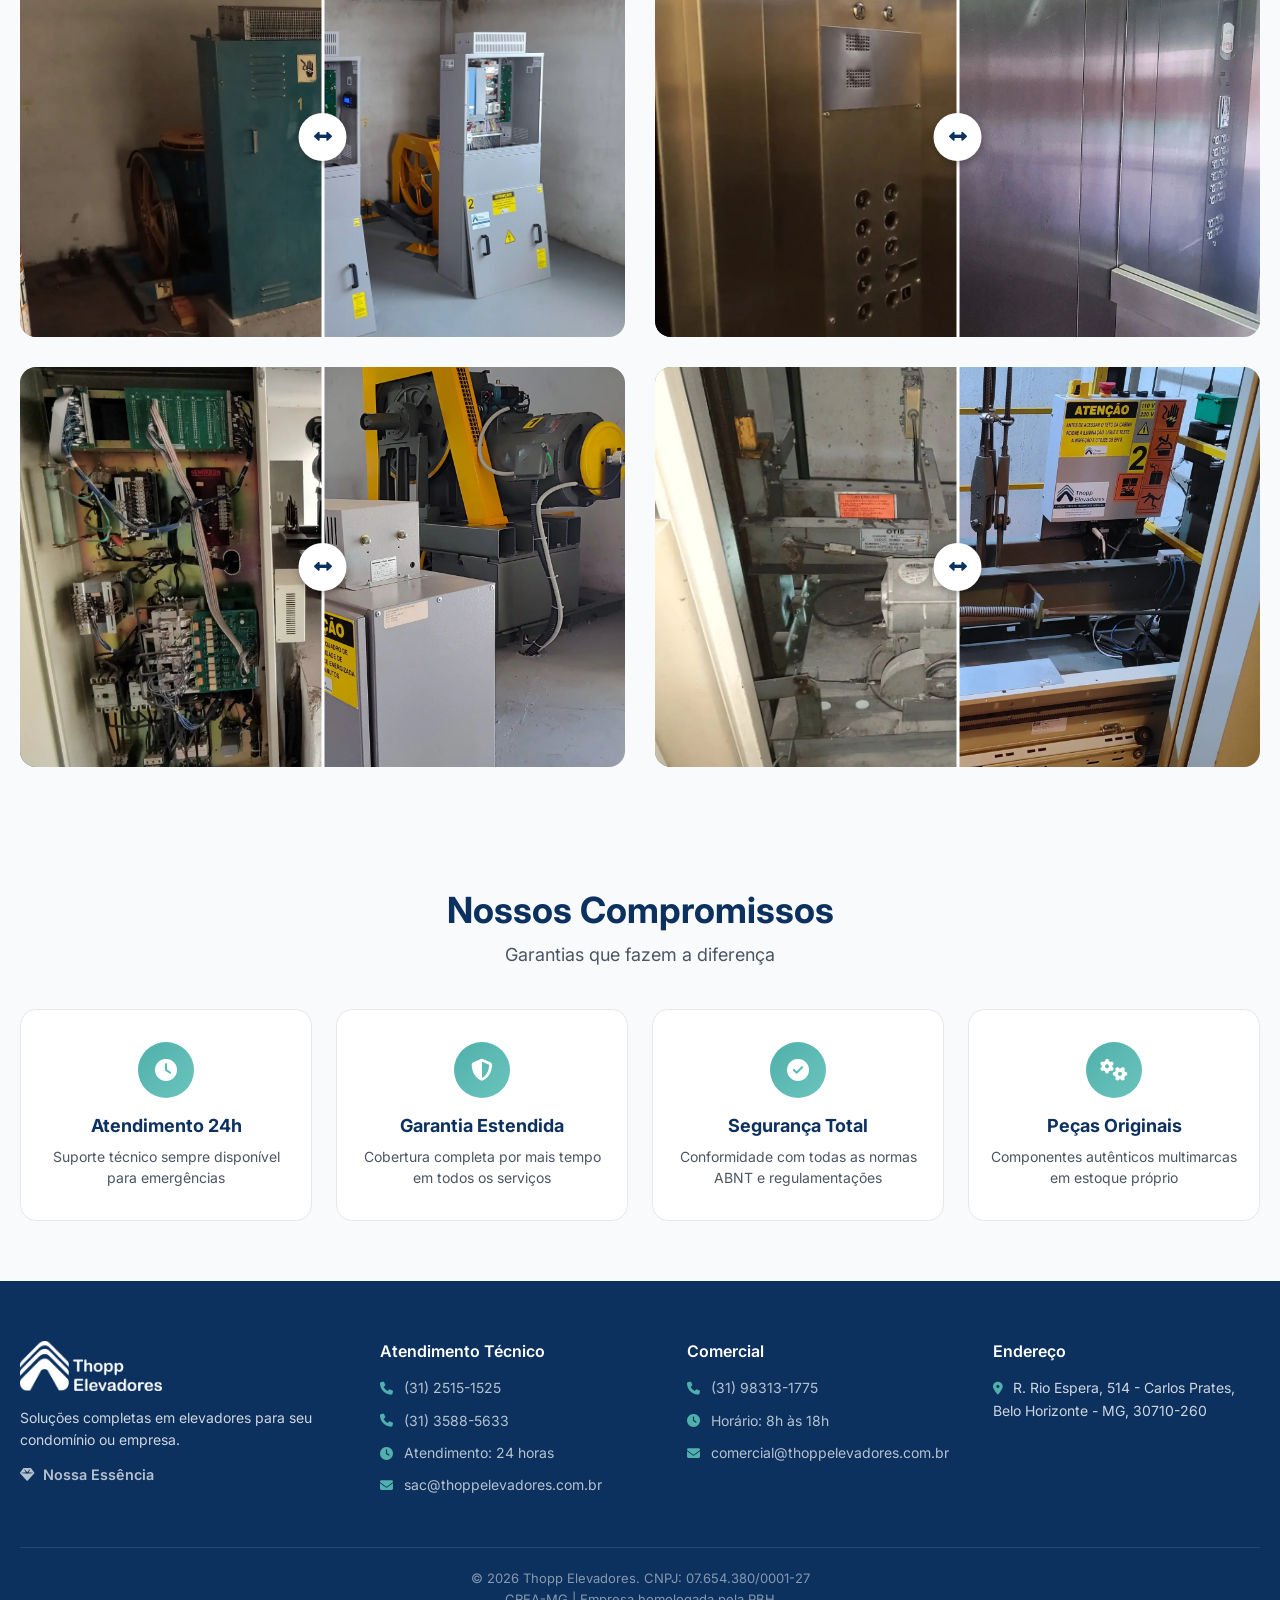
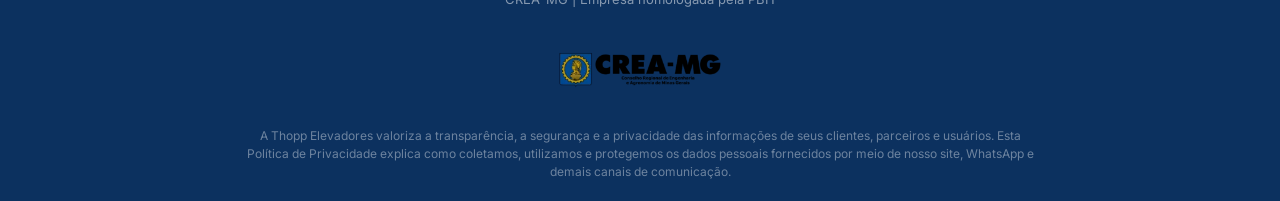
<file: modernizacao/index.html>
<!DOCTYPE html>
<html lang="pt-BR">
<head>
  <meta charset="UTF-8">
  <meta name="viewport" content="width=device-width, initial-scale=1.0">
  <title>Modernização de Elevadores | Thopp Elevadores - BH</title>
  <meta name="description" content="Modernização de elevadores em Belo Horizonte. Retrofit completo, substituição de quadros de comando, cabinas e sistemas de segurança. Thopp Elevadores desde 1998.">
  <meta name="robots" content="index, follow">
  <meta name="author" content="Thopp Elevadores">
  <meta name="theme-color" content="#0B1E3E">
  <meta name="geo.region" content="BR-MG">
  <meta name="geo.placename" content="Belo Horizonte">
  <link rel="canonical" href="https://thoppelevadores.com.br/modernizacao/">
  <meta property="og:type" content="website">
  <meta property="og:locale" content="pt_BR">
  <meta property="og:site_name" content="Thopp Elevadores">
  <meta property="og:title" content="Modernização de Elevadores | Thopp Elevadores">
  <meta property="og:description" content="Atualize seu elevador com soluções modernas que elevam a segurança e a eficiência. Desde 1998.">
  <meta property="og:url" content="https://thoppelevadores.com.br/modernizacao/">
  <meta property="og:image" content="https://thoppelevadores.com.br/assets/images/servico-modernizacao-page.webp">
  <meta name="twitter:card" content="summary_large_image">
  <meta name="twitter:title" content="Modernização de Elevadores | Thopp Elevadores">
  <meta name="twitter:description" content="Modernização de elevadores em BH. Retrofit completo desde 1998.">
  <meta name="twitter:image" content="https://thoppelevadores.com.br/assets/images/servico-modernizacao-page.webp">
  <script type="application/ld+json">
  {"@context":"https://schema.org","@type":"BreadcrumbList","itemListElement":[{"@type":"ListItem","position":1,"name":"Início","item":"https://thoppelevadores.com.br/"},{"@type":"ListItem","position":2,"name":"Serviços","item":"https://thoppelevadores.com.br/nossos-servicos/"},{"@type":"ListItem","position":3,"name":"Modernização","item":"https://thoppelevadores.com.br/modernizacao/"}]}
  </script>
  <script type="application/ld+json">
  {"@context":"https://schema.org","@type":"Service","name":"Modernização de Elevadores","provider":{"@type":"LocalBusiness","name":"Thopp Elevadores","telephone":"+553125151525"},"areaServed":{"@type":"City","name":"Belo Horizonte"},"description":"Modernização completa de elevadores com retrofit, substituição de quadros de comando, cabinas e sistemas de segurança."}
  </script>
  <link rel="icon" href="../assets/images/favicon-32.webp" type="image/webp" sizes="32x32">
  <link rel="icon" href="../assets/images/favicon-192.webp" type="image/webp" sizes="192x192">
  <link rel="apple-touch-icon" href="../assets/images/apple-touch-icon.webp">
  <link rel="preconnect" href="https://fonts.googleapis.com">
  <link rel="preconnect" href="https://fonts.gstatic.com" crossorigin>
  <link href="https://fonts.googleapis.com/css2?family=Inter+Tight:wght@400;600;700;800&family=Inter:wght@400;500;600;700;800&family=Roboto:wght@400;500;600;700&display=swap" rel="stylesheet">
  <link rel="stylesheet" href="https://cdnjs.cloudflare.com/ajax/libs/font-awesome/6.5.1/css/all.min.css">
  <link rel="stylesheet" href="../css/style.css">
</head>
<body>

  <!-- ====== HEADER ====== -->
  <header class="header header--solid" id="header">
    <nav class="header-nav">
      <div class="container header-nav-inner">
        <a href="../" class="logo">
          <img src="../assets/images/logo.png" alt="Logo Thopp Elevadores">
        </a>
        <button class="menu-toggle" id="menu-toggle" aria-label="Abrir menu">
          <span></span><span></span><span></span>
        </button>
        <ul class="nav-menu" id="nav-menu">
          <li><a href="../">Início</a></li>
          <li><a href="../nossos-servicos/" class="active">Serviços</a></li>
          <li><a href="../projetos-e-modernizacoes/">Projetos e Modernizações</a></li>
          <li><a href="../galeria/">Galeria</a></li>
          <li><a href="../trabalhe-conosco/">Trabalhe Conosco</a></li>
        </ul>
      </div>
    </nav>
  </header>

  <main>

  <!-- ====== HERO ====== -->
  <section class="page-hero" style="background-image: url('../assets/images/servico-modernizacao-page.webp');">
    <div class="page-hero-overlay"></div>
    <div class="page-hero-content">
      <h1>Modernização de Elevadores</h1>
      <p>Atualize seu elevador com tecnologia de ponta, segurança e eficiência.</p>
    </div>
  </section>

  <!-- ====== CONTEÚDO PRINCIPAL ====== -->
  <section class="page-section bg-white">
    <div class="container">
      <div class="service-detail">
        <div class="service-detail-text">
          <h2>Dê uma nova vida ao seu elevador</h2>
          <p>A modernização é a solução ideal para elevadores antigos que precisam de atualização tecnológica, visual ou de segurança. A Thopp Elevadores já realizou mais de 500 modernizações em Belo Horizonte e região.</p>
          <p>O processo inclui retrofit completo, substituição de quadros de comando, cabinas, portas, sistemas de segurança e adequação às normas vigentes. O resultado é um elevador mais seguro, eficiente e bonito.</p>

          <div class="service-features">
            <div class="service-feature">
              <i class="fas fa-microchip"></i>
              <div>
                <h4>Quadros de Comando</h4>
                <p>Substituição por sistemas modernos com maior eficiência energética e controle preciso.</p>
              </div>
            </div>
            <div class="service-feature">
              <i class="fas fa-door-open"></i>
              <div>
                <h4>Cabinas e Portas</h4>
                <p>Renovação completa do visual com materiais de alta qualidade e design atual.</p>
              </div>
            </div>
            <div class="service-feature">
              <i class="fas fa-shield-alt"></i>
              <div>
                <h4>Sistemas de Segurança</h4>
                <p>Adequação completa às normas ABNT com dispositivos de segurança atualizados.</p>
              </div>
            </div>
            <div class="service-feature">
              <i class="fas fa-bolt"></i>
              <div>
                <h4>Eficiência Energética</h4>
                <p>Redução no consumo de energia com motores e sistemas de tração modernos.</p>
              </div>
            </div>
          </div>

          <a href="https://api.whatsapp.com/send/?phone=5531983131775&text=Ol%C3%A1!+Gostaria+de+solicitar+um+or%C3%A7amento+de+moderniza%C3%A7%C3%A3o." class="btn btn-primary btn-full" target="_blank">Solicite seu orçamento <i class="fas fa-arrow-right"></i></a>
        </div>
        <div class="service-detail-image">
          <img src="../assets/images/proj2-after.webp" alt="Elevador modernizado - cabina em aço inox com painel digital">
        </div>
      </div>
    </div>
  </section>

  <!-- ====== ANTES E DEPOIS ====== -->
  <section class="page-section bg-light">
    <div class="container">
      <h2 class="section-title">Antes e Depois</h2>
      <p class="section-subtitle">Veja a transformação que uma modernização pode fazer</p>
      <div class="ba-grid">
        <div class="before-after-slider">
          <img src="../assets/images/proj1-before.webp" alt="Antes da modernização" class="ba-before">
          <img src="../assets/images/proj1-after.webp" alt="Depois da modernização" class="ba-after">
          <div class="ba-handle">
            <div class="ba-handle-circle">
              <i class="fas fa-arrows-alt-h"></i>
            </div>
          </div>
        </div>
        <div class="before-after-slider">
          <img src="../assets/images/proj2-before.webp" alt="Antes da modernização" class="ba-before">
          <img src="../assets/images/proj2-after.webp" alt="Depois da modernização" class="ba-after">
          <div class="ba-handle">
            <div class="ba-handle-circle">
              <i class="fas fa-arrows-alt-h"></i>
            </div>
          </div>
        </div>
        <div class="before-after-slider">
          <img src="../assets/images/proj3-before.webp" alt="Antes da modernização" class="ba-before">
          <img src="../assets/images/proj3-after.webp" alt="Depois da modernização" class="ba-after">
          <div class="ba-handle">
            <div class="ba-handle-circle">
              <i class="fas fa-arrows-alt-h"></i>
            </div>
          </div>
        </div>
        <div class="before-after-slider">
          <img src="../assets/images/proj4-before.webp" alt="Antes da modernização" class="ba-before">
          <img src="../assets/images/proj4-after.webp" alt="Depois da modernização" class="ba-after">
          <div class="ba-handle">
            <div class="ba-handle-circle">
              <i class="fas fa-arrows-alt-h"></i>
            </div>
          </div>
        </div>
      </div>
    </div>
  </section>

  <!-- ====== NOSSOS COMPROMISSOS ====== -->
  <section class="page-section bg-light">
    <div class="container">
      <h2 class="section-title">Nossos Compromissos</h2>
      <p class="section-subtitle">Garantias que fazem a diferença</p>
      <div class="compromissos-grid">
        <div class="compromisso-card">
          <div class="compromisso-icon"><i class="fas fa-clock"></i></div>
          <h4>Atendimento 24h</h4>
          <p>Suporte técnico sempre disponível para emergências</p>
        </div>
        <div class="compromisso-card">
          <div class="compromisso-icon"><i class="fas fa-shield-alt"></i></div>
          <h4>Garantia Estendida</h4>
          <p>Cobertura completa por mais tempo em todos os serviços</p>
        </div>
        <div class="compromisso-card">
          <div class="compromisso-icon"><i class="fas fa-check-circle"></i></div>
          <h4>Segurança Total</h4>
          <p>Conformidade com todas as normas ABNT e regulamentações</p>
        </div>
        <div class="compromisso-card">
          <div class="compromisso-icon"><i class="fas fa-cogs"></i></div>
          <h4>Peças Originais</h4>
          <p>Componentes autênticos multimarcas em estoque próprio</p>
        </div>
      </div>
    </div>
  </section>

  </main>

  <!-- ====== FOOTER ====== -->
  <footer class="footer" id="footer">
    <div class="container">
      <div class="footer-grid">
        <div class="footer-col">
          <img src="../assets/images/logo-white.webp" alt="Thopp Elevadores" class="footer-logo">
          <p>Soluções completas em elevadores para seu condomínio ou empresa.</p>
          <a href="../nossa-essencia/" class="footer-essencia-link"><i class="fas fa-gem"></i> Nossa Essência</a>
        </div>
        <div class="footer-col">
          <h4>Atendimento Técnico</h4>
          <ul>
            <li><a href="tel:+553125151525"><i class="fas fa-phone"></i> (31) 2515-1525</a></li>
            <li><a href="tel:+553135885633"><i class="fas fa-phone"></i> (31) 3588-5633</a></li>
            <li><span><i class="fas fa-clock"></i> Atendimento: 24 horas</span></li>
            <li><a href="mailto:sac@thoppelevadores.com.br"><i class="fas fa-envelope"></i> sac@thoppelevadores.com.br</a></li>
          </ul>
        </div>
        <div class="footer-col">
          <h4>Comercial</h4>
          <ul>
            <li><a href="tel:+5531983131775"><i class="fas fa-phone"></i> (31) 98313-1775</a></li>
            <li><span><i class="fas fa-clock"></i> Horário: 8h às 18h</span></li>
            <li><a href="mailto:comercial@thoppelevadores.com.br"><i class="fas fa-envelope"></i> comercial@thoppelevadores.com.br</a></li>
          </ul>
        </div>
        <div class="footer-col">
          <h4>Endereço</h4>
          <p><i class="fas fa-map-marker-alt"></i> R. Rio Espera, 514 - Carlos Prates, Belo Horizonte - MG, 30710-260</p>
        </div>
      </div>
      <div class="footer-bottom">
        <p>&copy; 2026 Thopp Elevadores. CNPJ: 07.654.380/0001-27<br>CREA-MG | Empresa homologada pela PBH</p>
      </div>
      <div class="footer-crea">
        <img src="../assets/images/crea-mg-logo.webp" alt="CREA-MG">
      </div>
      <div class="footer-privacy">
        <p>A Thopp Elevadores valoriza a transparência, a segurança e a privacidade das informações de seus clientes, parceiros e usuários. Esta Política de Privacidade explica como coletamos, utilizamos e protegemos os dados pessoais fornecidos por meio de nosso site, WhatsApp e demais canais de comunicação.</p>
      </div>
    </div>
  </footer>

  <a href="#" class="scroll-top" id="scroll-top" aria-label="Voltar ao topo"><i class="fas fa-arrow-up"></i></a>
  <a href="https://api.whatsapp.com/send/?phone=5531983131775&text=Ol%C3%A1!+Gostaria+de+saber+mais+sobre+os+servi%C3%A7os+da+THOPP+Elevadores." class="whatsapp-float" target="_blank" aria-label="Abrir WhatsApp"><i class="fab fa-whatsapp"></i></a>

  <script src="../js/subpage.js"></script>
  <script src="../js/before-after.js"></script>
</body>
</html>
</file>
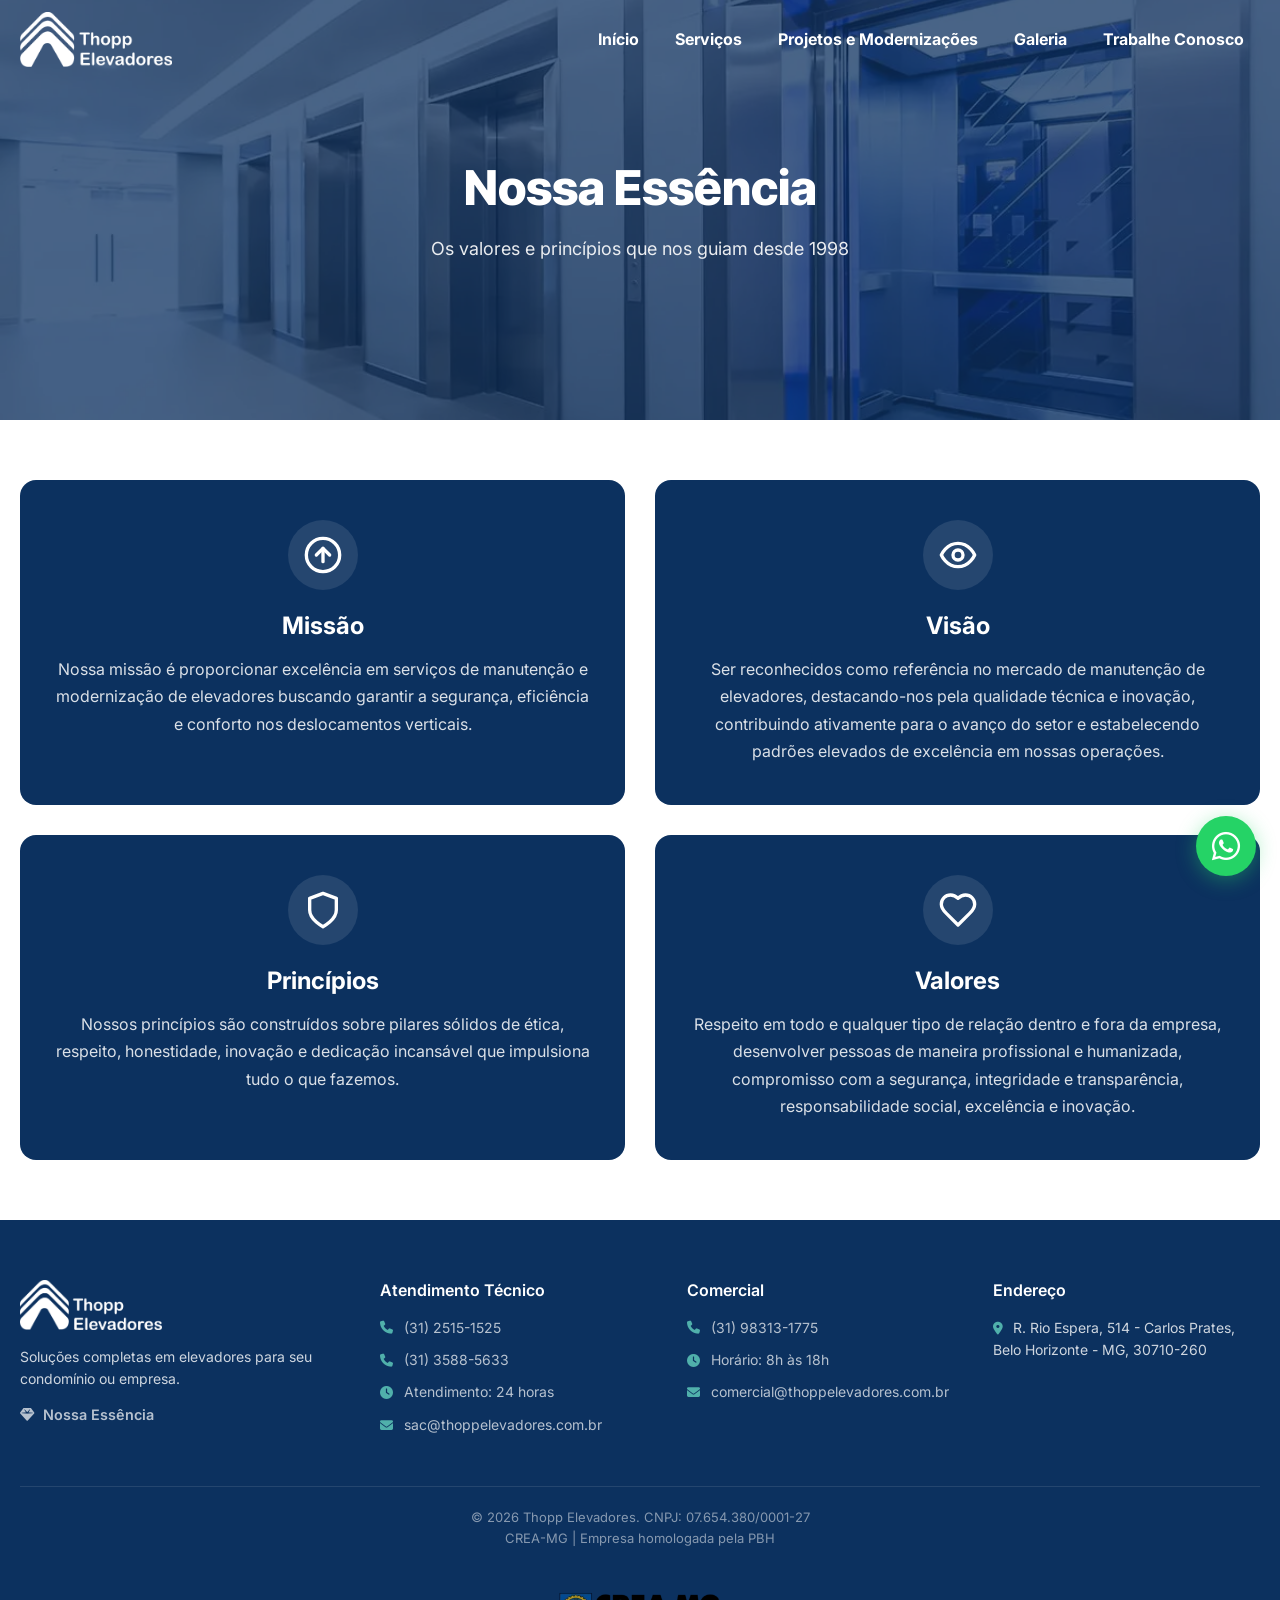
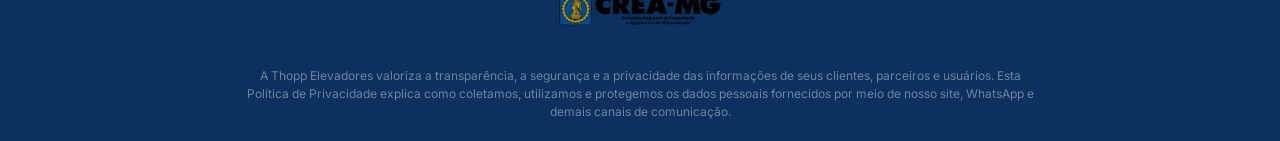
<file: nossa-essencia/index.html>
<!DOCTYPE html>
<html lang="pt-BR">
<head>
  <meta charset="UTF-8">
  <meta name="viewport" content="width=device-width, initial-scale=1.0">
  <title>Nossa Essência | Thopp Elevadores - Missão, Visão e Valores</title>
  <meta name="description" content="Conheça a essência da Thopp Elevadores: nossa missão, visão, princípios e valores que guiam nosso trabalho com elevadores em Belo Horizonte desde 1998.">
  <meta name="robots" content="index, follow">
  <meta name="author" content="Thopp Elevadores">
  <meta name="theme-color" content="#0B1E3E">
  <meta name="geo.region" content="BR-MG">
  <meta name="geo.placename" content="Belo Horizonte">
  <link rel="canonical" href="https://thoppelevadores.com.br/nossa-essencia/">
  <meta property="og:type" content="website">
  <meta property="og:locale" content="pt_BR">
  <meta property="og:site_name" content="Thopp Elevadores">
  <meta property="og:title" content="Nossa Essência | Thopp Elevadores - Missão, Visão e Valores">
  <meta property="og:description" content="Missão, visão, princípios e valores da Thopp Elevadores. Excelência em elevadores desde 1998.">
  <meta property="og:url" content="https://thoppelevadores.com.br/nossa-essencia/">
  <meta property="og:image" content="https://thoppelevadores.com.br/assets/images/logo.png">
  <meta name="twitter:card" content="summary_large_image">
  <meta name="twitter:title" content="Nossa Essência | Thopp Elevadores">
  <meta name="twitter:description" content="Missão, visão, princípios e valores da Thopp Elevadores desde 1998.">
  <meta name="twitter:image" content="https://thoppelevadores.com.br/assets/images/logo.png">
  <script type="application/ld+json">
  {"@context":"https://schema.org","@type":"BreadcrumbList","itemListElement":[{"@type":"ListItem","position":1,"name":"Início","item":"https://thoppelevadores.com.br/"},{"@type":"ListItem","position":2,"name":"Nossa Essência","item":"https://thoppelevadores.com.br/nossa-essencia/"}]}
  </script>
  <link rel="icon" href="../assets/images/favicon-32.webp" type="image/webp" sizes="32x32">
  <link rel="icon" href="../assets/images/favicon-192.webp" type="image/webp" sizes="192x192">
  <link rel="apple-touch-icon" href="../assets/images/apple-touch-icon.webp">
  <link rel="preconnect" href="https://fonts.googleapis.com">
  <link rel="preconnect" href="https://fonts.gstatic.com" crossorigin>
  <link href="https://fonts.googleapis.com/css2?family=Inter+Tight:wght@400;600;700;800&family=Inter:wght@400;500;600;700;800&family=Roboto:wght@400;500;600;700&display=swap" rel="stylesheet">
  <link rel="stylesheet" href="https://cdnjs.cloudflare.com/ajax/libs/font-awesome/6.5.1/css/all.min.css">
  <link rel="stylesheet" href="../css/style.css">
</head>
<body>

  <!-- ====== HEADER ====== -->
  <header class="header header--solid" id="header">
    <nav class="header-nav">
      <div class="container header-nav-inner">
        <a href="../" class="logo">
          <img src="../assets/images/logo.png" alt="Logo Thopp Elevadores">
        </a>
        <button class="menu-toggle" id="menu-toggle" aria-label="Abrir menu">
          <span></span><span></span><span></span>
        </button>
        <ul class="nav-menu" id="nav-menu">
          <li><a href="../">Início</a></li>
          <li><a href="../nossos-servicos/">Serviços</a></li>
          <li><a href="../projetos-e-modernizacoes/">Projetos e Modernizações</a></li>
          <li><a href="../galeria/">Galeria</a></li>
          <li><a href="../trabalhe-conosco/">Trabalhe Conosco</a></li>
        </ul>
      </div>
    </nav>
  </header>

  <main>

  <!-- ====== HERO BANNER ====== -->
  <section class="page-hero" style="background-image: url('../assets/images/hero-galeria.webp');">
    <div class="page-hero-overlay"></div>
    <div class="page-hero-content">
      <h1>Nossa Essência</h1>
      <p>Os valores e princípios que nos guiam desde 1998</p>
    </div>
  </section>

  <!-- ====== MISSÃO, VISÃO, PRINCÍPIOS, VALORES ====== -->
  <section class="page-section bg-white">
    <div class="container">
      <div class="essencia-grid">

        <div class="essencia-card">
          <div class="essencia-icon">
            <svg xmlns="http://www.w3.org/2000/svg" width="40" height="40" viewBox="0 0 24 24" fill="none" stroke="currentColor" stroke-width="2" stroke-linecap="round" stroke-linejoin="round"><circle cx="12" cy="12" r="10"/><path d="m16 12-4-4-4 4"/><path d="M12 16V8"/></svg>
          </div>
          <h2>Missão</h2>
          <p>Nossa missão é proporcionar excelência em serviços de manutenção e modernização de elevadores buscando garantir a segurança, eficiência e conforto nos deslocamentos verticais.</p>
        </div>

        <div class="essencia-card">
          <div class="essencia-icon">
            <svg xmlns="http://www.w3.org/2000/svg" width="40" height="40" viewBox="0 0 24 24" fill="none" stroke="currentColor" stroke-width="2" stroke-linecap="round" stroke-linejoin="round"><path d="M2 12s3-7 10-7 10 7 10 7-3 7-10 7-10-7-10-7Z"/><circle cx="12" cy="12" r="3"/></svg>
          </div>
          <h2>Visão</h2>
          <p>Ser reconhecidos como referência no mercado de manutenção de elevadores, destacando-nos pela qualidade técnica e inovação, contribuindo ativamente para o avanço do setor e estabelecendo padrões elevados de excelência em nossas operações.</p>
        </div>

        <div class="essencia-card">
          <div class="essencia-icon">
            <svg xmlns="http://www.w3.org/2000/svg" width="40" height="40" viewBox="0 0 24 24" fill="none" stroke="currentColor" stroke-width="2" stroke-linecap="round" stroke-linejoin="round"><path d="M12 22s8-4 8-10V5l-8-3-8 3v7c0 6 8 10 8 10"/></svg>
          </div>
          <h2>Princípios</h2>
          <p>Nossos princípios são construídos sobre pilares sólidos de ética, respeito, honestidade, inovação e dedicação incansável que impulsiona tudo o que fazemos.</p>
        </div>

        <div class="essencia-card">
          <div class="essencia-icon">
            <svg xmlns="http://www.w3.org/2000/svg" width="40" height="40" viewBox="0 0 24 24" fill="none" stroke="currentColor" stroke-width="2" stroke-linecap="round" stroke-linejoin="round"><path d="M19 14c1.49-1.46 3-3.21 3-5.5A5.5 5.5 0 0 0 16.5 3c-1.76 0-3 .5-4.5 2-1.5-1.5-2.74-2-4.5-2A5.5 5.5 0 0 0 2 8.5c0 2.3 1.5 4.05 3 5.5l7 7Z"/></svg>
          </div>
          <h2>Valores</h2>
          <p>Respeito em todo e qualquer tipo de relação dentro e fora da empresa, desenvolver pessoas de maneira profissional e humanizada, compromisso com a segurança, integridade e transparência, responsabilidade social, excelência e inovação.</p>
        </div>

      </div>
    </div>
  </section>

  </main>

  <!-- ====== FOOTER ====== -->
  <footer class="footer" id="footer">
    <div class="container">
      <div class="footer-grid">
        <div class="footer-col">
          <img src="../assets/images/logo-white.webp" alt="Thopp Elevadores" class="footer-logo">
          <p>Soluções completas em elevadores para seu condomínio ou empresa.</p>
          <a href="../nossa-essencia/" class="footer-essencia-link"><i class="fas fa-gem"></i> Nossa Essência</a>
        </div>
        <div class="footer-col">
          <h4>Atendimento Técnico</h4>
          <ul>
            <li><a href="tel:+553125151525"><i class="fas fa-phone"></i> (31) 2515-1525</a></li>
            <li><a href="tel:+553135885633"><i class="fas fa-phone"></i> (31) 3588-5633</a></li>
            <li><span><i class="fas fa-clock"></i> Atendimento: 24 horas</span></li>
            <li><a href="mailto:sac@thoppelevadores.com.br"><i class="fas fa-envelope"></i> sac@thoppelevadores.com.br</a></li>
          </ul>
        </div>
        <div class="footer-col">
          <h4>Comercial</h4>
          <ul>
            <li><a href="tel:+5531983131775"><i class="fas fa-phone"></i> (31) 98313-1775</a></li>
            <li><span><i class="fas fa-clock"></i> Horário: 8h às 18h</span></li>
            <li><a href="mailto:comercial@thoppelevadores.com.br"><i class="fas fa-envelope"></i> comercial@thoppelevadores.com.br</a></li>
          </ul>
        </div>
        <div class="footer-col">
          <h4>Endereço</h4>
          <p><i class="fas fa-map-marker-alt"></i> R. Rio Espera, 514 - Carlos Prates, Belo Horizonte - MG, 30710-260</p>
        </div>
      </div>
      <div class="footer-bottom">
        <p>&copy; 2026 Thopp Elevadores. CNPJ: 07.654.380/0001-27<br>CREA-MG | Empresa homologada pela PBH</p>
      </div>
      <div class="footer-crea">
        <img src="../assets/images/crea-mg-logo.webp" alt="CREA-MG">
      </div>
      <div class="footer-privacy">
        <p>A Thopp Elevadores valoriza a transparência, a segurança e a privacidade das informações de seus clientes, parceiros e usuários. Esta Política de Privacidade explica como coletamos, utilizamos e protegemos os dados pessoais fornecidos por meio de nosso site, WhatsApp e demais canais de comunicação.</p>
      </div>
    </div>
  </footer>

  <!-- ====== SCROLL TO TOP ====== -->
  <a href="#" class="scroll-top" id="scroll-top" aria-label="Voltar ao topo">
    <i class="fas fa-arrow-up"></i>
  </a>

  <!-- ====== WHATSAPP FLOAT ====== -->
  <a href="https://api.whatsapp.com/send/?phone=5531983131775&text=Ol%C3%A1!+Gostaria+de+saber+mais+sobre+os+servi%C3%A7os+da+THOPP+Elevadores." class="whatsapp-float" target="_blank" aria-label="Abrir WhatsApp">
    <i class="fab fa-whatsapp"></i>
  </a>

  <script src="../js/script.js"></script>
</body>
</html>
</file>
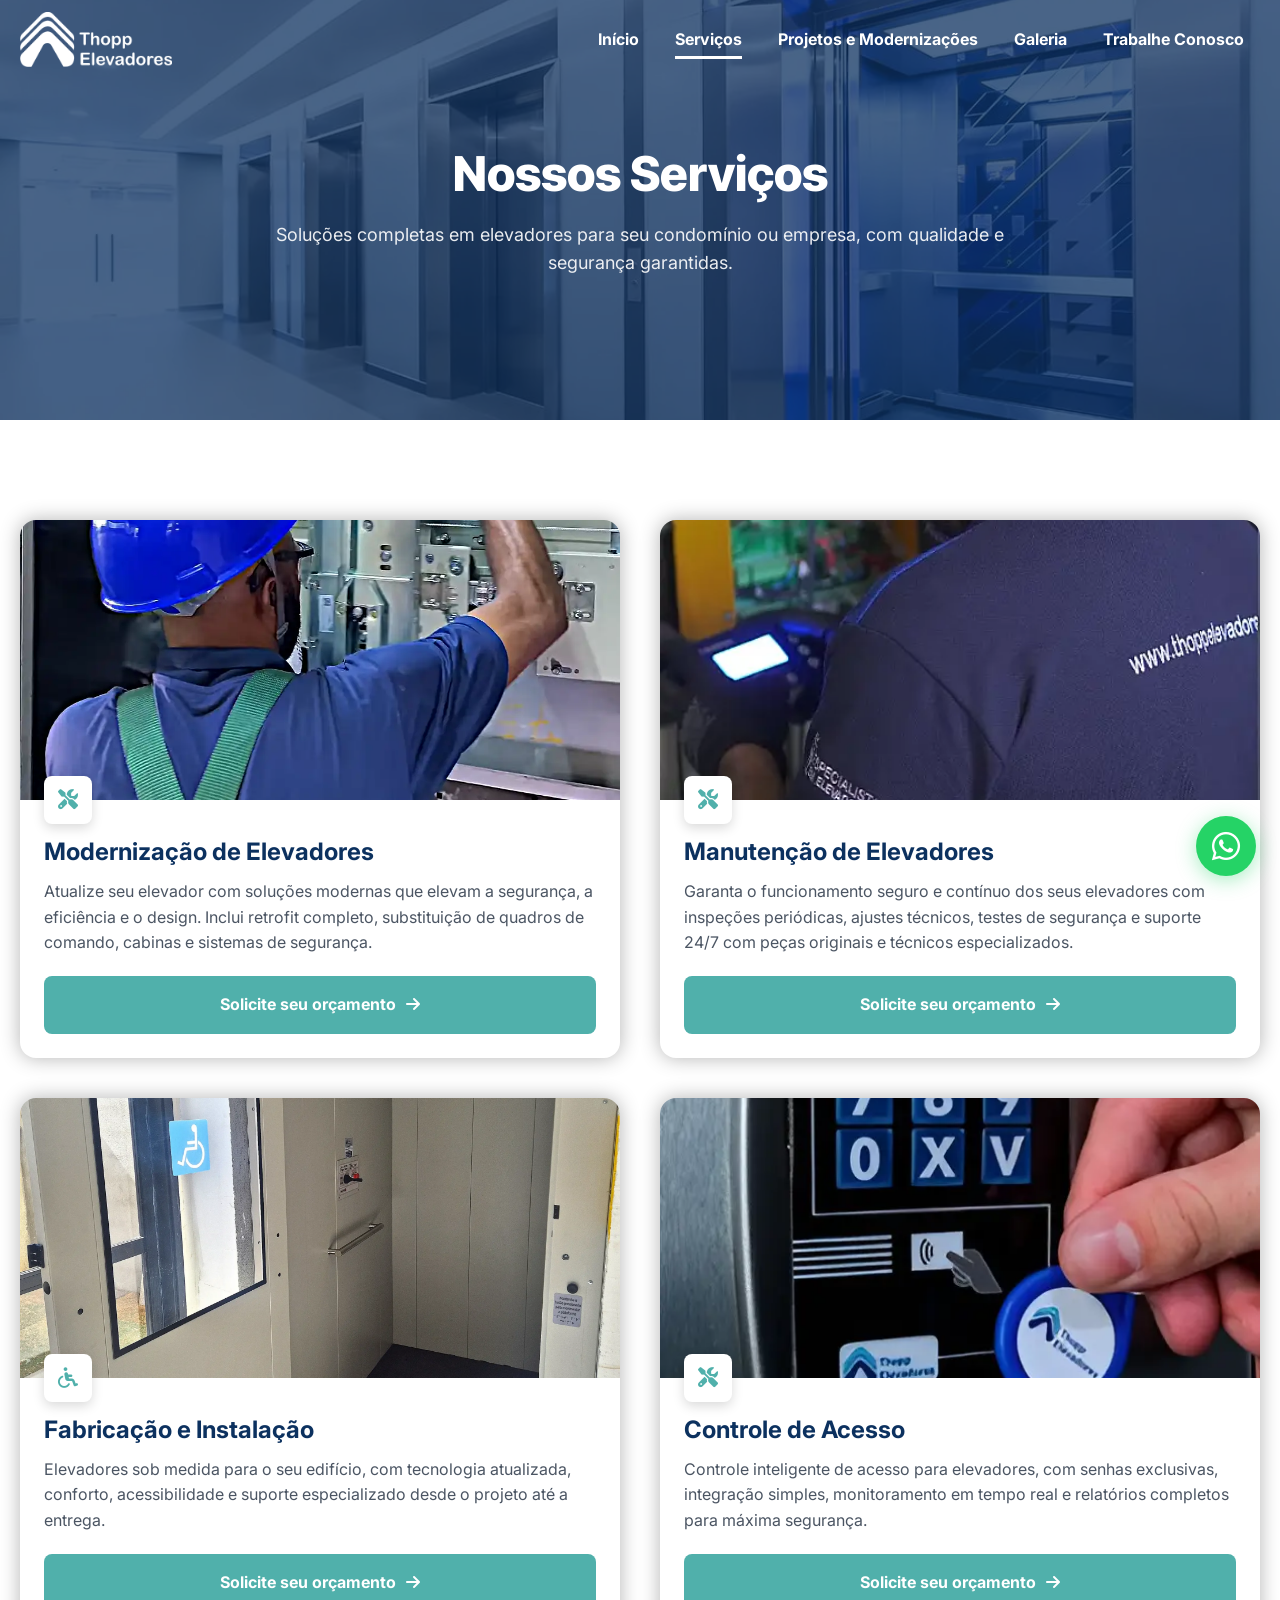
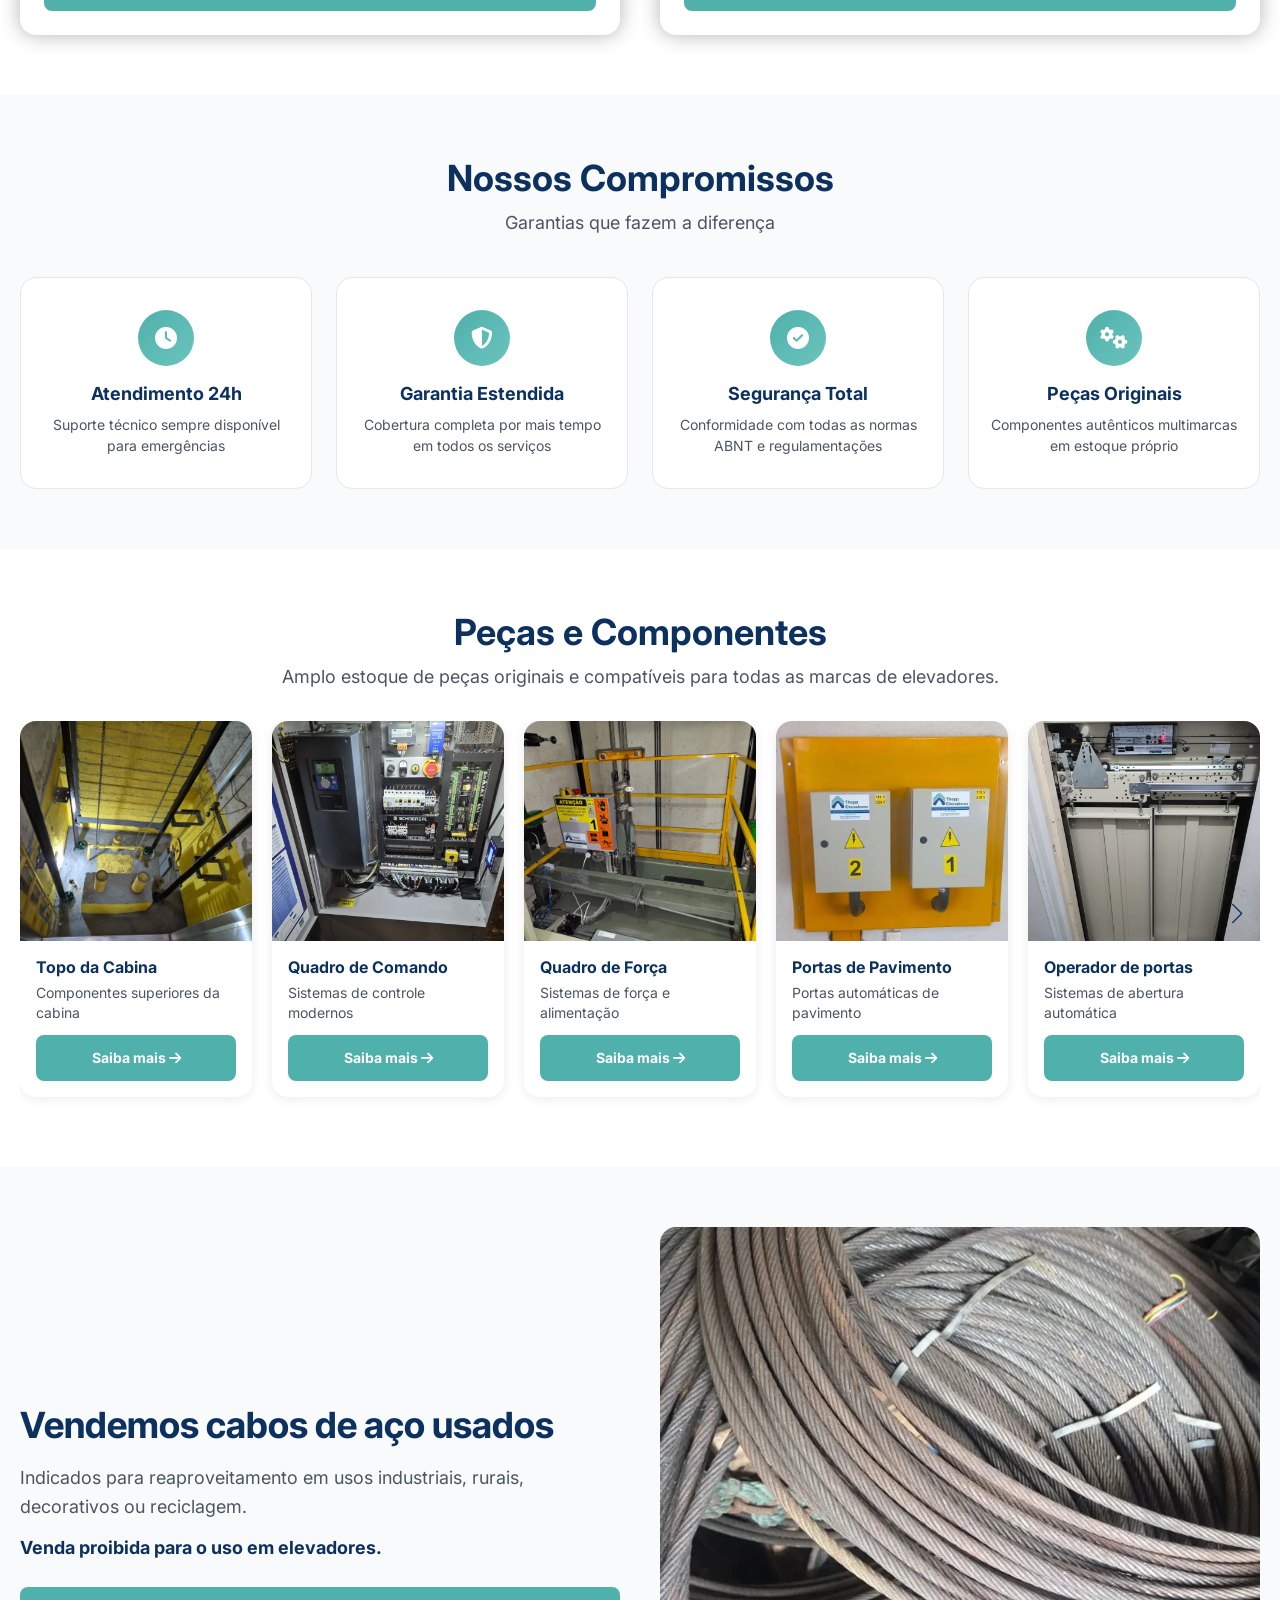
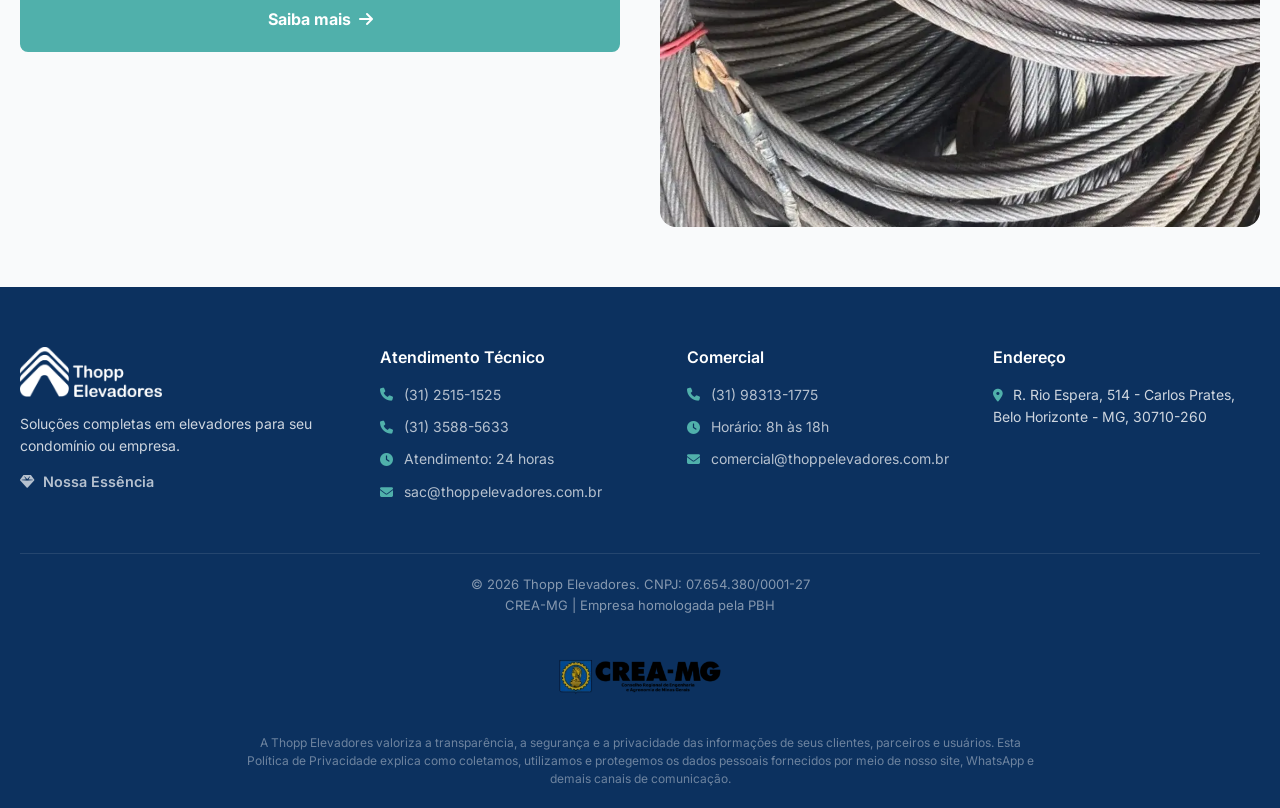
<file: nossos-servicos/index.html>
<!DOCTYPE html>
<html lang="pt-BR">
<head>
  <meta charset="UTF-8">
  <meta name="viewport" content="width=device-width, initial-scale=1.0">
  <title>Nossos Serviços | Thopp Elevadores - Fabricação, Manutenção e Modernização em BH</title>
  <meta name="description" content="Serviços completos de fabricação, modernização e manutenção de elevadores em Belo Horizonte. Atendimento 24h, peças multimarcas, equipe especializada. Thopp Elevadores desde 1998.">
  <meta name="robots" content="index, follow">
  <meta name="author" content="Thopp Elevadores">
  <meta name="theme-color" content="#0B1E3E">
  <meta name="geo.region" content="BR-MG">
  <meta name="geo.placename" content="Belo Horizonte">
  <link rel="canonical" href="https://thoppelevadores.com.br/nossos-servicos/">
  <meta property="og:type" content="website">
  <meta property="og:locale" content="pt_BR">
  <meta property="og:site_name" content="Thopp Elevadores">
  <meta property="og:title" content="Nossos Serviços | Thopp Elevadores - Elevadores em BH">
  <meta property="og:description" content="Fabricação, modernização e manutenção de elevadores em Belo Horizonte. Atendimento 24h com equipe especializada.">
  <meta property="og:url" content="https://thoppelevadores.com.br/nossos-servicos/">
  <meta property="og:image" content="https://thoppelevadores.com.br/assets/images/logo.png">
  <meta name="twitter:card" content="summary_large_image">
  <meta name="twitter:title" content="Nossos Serviços | Thopp Elevadores">
  <meta name="twitter:description" content="Fabricação, modernização e manutenção de elevadores em BH desde 1998.">
  <meta name="twitter:image" content="https://thoppelevadores.com.br/assets/images/logo.png">
  <script type="application/ld+json">
  {"@context":"https://schema.org","@type":"BreadcrumbList","itemListElement":[{"@type":"ListItem","position":1,"name":"Início","item":"https://thoppelevadores.com.br/"},{"@type":"ListItem","position":2,"name":"Nossos Serviços","item":"https://thoppelevadores.com.br/nossos-servicos/"}]}
  </script>
  <link rel="icon" href="../assets/images/favicon-32.webp" type="image/webp" sizes="32x32">
  <link rel="icon" href="../assets/images/favicon-192.webp" type="image/webp" sizes="192x192">
  <link rel="apple-touch-icon" href="../assets/images/apple-touch-icon.webp">
  <link rel="preconnect" href="https://fonts.googleapis.com">
  <link rel="preconnect" href="https://fonts.gstatic.com" crossorigin>
  <link href="https://fonts.googleapis.com/css2?family=Inter+Tight:wght@400;600;700;800&family=Inter:wght@400;500;600;700;800&family=Roboto:wght@400;500;600;700&display=swap" rel="stylesheet">
  <link rel="stylesheet" href="https://cdnjs.cloudflare.com/ajax/libs/font-awesome/6.5.1/css/all.min.css">
  <link rel="stylesheet" href="https://cdn.jsdelivr.net/npm/swiper@11/swiper-bundle.min.css">
  <link rel="stylesheet" href="../css/style.css">
</head>
<body>

  <!-- ====== HEADER ====== -->
  <header class="header header--solid" id="header">
    <nav class="header-nav">
      <div class="container header-nav-inner">
        <a href="../" class="logo">
          <img src="../assets/images/logo.png" alt="Logo Thopp Elevadores">
        </a>
        <button class="menu-toggle" id="menu-toggle" aria-label="Abrir menu">
          <span></span><span></span><span></span>
        </button>
        <ul class="nav-menu" id="nav-menu">
          <li><a href="../">Início</a></li>
          <li><a href="../nossos-servicos/" class="active">Serviços</a></li>
          <li><a href="../projetos-e-modernizacoes/">Projetos e Modernizações</a></li>
          <li><a href="../galeria/">Galeria</a></li>
          <li><a href="../trabalhe-conosco/">Trabalhe Conosco</a></li>
        </ul>
      </div>
    </nav>
  </header>

  <main>

  <!-- ====== HERO BANNER ====== -->
  <section class="page-hero" style="background-image: url('../assets/images/hero-galeria.webp');">
    <div class="page-hero-overlay"></div>
    <div class="page-hero-content">
      <h1>Nossos Serviços</h1>
      <p>Soluções completas em elevadores para seu condomínio ou empresa, com qualidade e segurança garantidas.</p>
    </div>
  </section>

  <!-- ====== 4 CARDS DE SERVIÇOS ====== -->
  <section class="page-section bg-white">
    <div class="container">
      <div class="services-page-grid">
        <!-- Modernização -->
        <div class="service-page-card">
          <div class="card-image">
            <img src="../assets/images/servico-modernizacao-page.webp" alt="Modernização de Elevadores">
            <div class="card-icon"><i class="fas fa-tools"></i></div>
          </div>
          <div class="card-body">
            <h3>Modernização de Elevadores</h3>
            <p>Atualize seu elevador com soluções modernas que elevam a segurança, a eficiência e o design. Inclui retrofit completo, substituição de quadros de comando, cabinas e sistemas de segurança.</p>
            <a href="https://api.whatsapp.com/send/?phone=5531983131775&text=Ol%C3%A1!+Gostaria+de+solicitar+um+or%C3%A7amento+de+moderniza%C3%A7%C3%A3o." class="btn-servico-full" target="_blank">Solicite seu orçamento <i class="fas fa-arrow-right"></i></a>
          </div>
        </div>
        <!-- Manutenção -->
        <div class="service-page-card">
          <div class="card-image">
            <img src="../assets/images/servico-manutencao-page.webp" alt="Manutenção de Elevadores">
            <div class="card-icon"><i class="fas fa-tools"></i></div>
          </div>
          <div class="card-body">
            <h3>Manutenção de Elevadores</h3>
            <p>Garanta o funcionamento seguro e contínuo dos seus elevadores com inspeções periódicas, ajustes técnicos, testes de segurança e suporte 24/7 com peças originais e técnicos especializados.</p>
            <a href="https://api.whatsapp.com/send/?phone=5531983131775&text=Ol%C3%A1!+Gostaria+de+solicitar+um+or%C3%A7amento+de+manuten%C3%A7%C3%A3o." class="btn-servico-full" target="_blank">Solicite seu orçamento <i class="fas fa-arrow-right"></i></a>
          </div>
        </div>
        <!-- Fabricação -->
        <div class="service-page-card">
          <div class="card-image">
            <img src="../assets/images/servico-fabricacao-page.webp" alt="Fabricação e Instalação">
            <div class="card-icon"><i class="fas fa-wheelchair"></i></div>
          </div>
          <div class="card-body">
            <h3>Fabricação e Instalação</h3>
            <p>Elevadores sob medida para o seu edifício, com tecnologia atualizada, conforto, acessibilidade e suporte especializado desde o projeto até a entrega.</p>
            <a href="https://api.whatsapp.com/send/?phone=5531983131775&text=Ol%C3%A1!+Gostaria+de+solicitar+um+or%C3%A7amento+de+fabrica%C3%A7%C3%A3o." class="btn-servico-full" target="_blank">Solicite seu orçamento <i class="fas fa-arrow-right"></i></a>
          </div>
        </div>
        <!-- Controle de Acesso -->
        <div class="service-page-card">
          <div class="card-image">
            <img src="../assets/images/servico-controle-acesso.webp" alt="Controle de Acesso">
            <div class="card-icon"><i class="fas fa-tools"></i></div>
          </div>
          <div class="card-body">
            <h3>Controle de Acesso</h3>
            <p>Controle inteligente de acesso para elevadores, com senhas exclusivas, integração simples, monitoramento em tempo real e relatórios completos para máxima segurança.</p>
            <a href="https://api.whatsapp.com/send/?phone=5531983131775&text=Ol%C3%A1!+Gostaria+de+saber+mais+sobre+o+controle+de+acesso." class="btn-servico-full" target="_blank">Solicite seu orçamento <i class="fas fa-arrow-right"></i></a>
          </div>
        </div>
      </div>
    </div>
  </section>

  <!-- ====== NOSSOS COMPROMISSOS ====== -->
  <section class="page-section bg-light">
    <div class="container">
      <h2 class="section-title">Nossos Compromissos</h2>
      <p class="section-subtitle">Garantias que fazem a diferença</p>
      <div class="compromissos-grid">
        <div class="compromisso-card">
          <div class="compromisso-icon"><i class="fas fa-clock"></i></div>
          <h4>Atendimento 24h</h4>
          <p>Suporte técnico sempre disponível para emergências</p>
        </div>
        <div class="compromisso-card">
          <div class="compromisso-icon"><i class="fas fa-shield-alt"></i></div>
          <h4>Garantia Estendida</h4>
          <p>Cobertura completa por mais tempo em todos os serviços</p>
        </div>
        <div class="compromisso-card">
          <div class="compromisso-icon"><i class="fas fa-check-circle"></i></div>
          <h4>Segurança Total</h4>
          <p>Conformidade com todas as normas ABNT e regulamentações</p>
        </div>
        <div class="compromisso-card">
          <div class="compromisso-icon"><i class="fas fa-cogs"></i></div>
          <h4>Peças Originais</h4>
          <p>Componentes autênticos multimarcas em estoque próprio</p>
        </div>
      </div>
    </div>
  </section>

  <!-- ====== PEÇAS E COMPONENTES ====== -->
  <section class="page-section bg-white">
    <div class="container">
      <h2 class="section-title">Peças e Componentes</h2>
      <p class="section-subtitle">Amplo estoque de peças originais e compatíveis para todas as marcas de elevadores.</p>
      <div class="swiper pecas-swiper">
        <div class="swiper-wrapper">
          <div class="swiper-slide">
            <div class="peca-card">
              <img src="../assets/images/peca-poco.webp" alt="Topo da Cabina">
              <div class="peca-body">
                <h4>Topo da Cabina</h4>
                <p>Componentes superiores da cabina</p>
                <a href="../#contato" class="btn-peca">Saiba mais <i class="fas fa-arrow-right"></i></a>
              </div>
            </div>
          </div>
          <div class="swiper-slide">
            <div class="peca-card">
              <img src="../assets/images/peca-componente.webp" alt="Quadro de Comando">
              <div class="peca-body">
                <h4>Quadro de Comando</h4>
                <p>Sistemas de controle modernos</p>
                <a href="../#contato" class="btn-peca">Saiba mais <i class="fas fa-arrow-right"></i></a>
              </div>
            </div>
          </div>
          <div class="swiper-slide">
            <div class="peca-card">
              <img src="../assets/images/peca-componente2.webp" alt="Quadro de Força">
              <div class="peca-body">
                <h4>Quadro de Força</h4>
                <p>Sistemas de força e alimentação</p>
                <a href="../#contato" class="btn-peca">Saiba mais <i class="fas fa-arrow-right"></i></a>
              </div>
            </div>
          </div>
          <div class="swiper-slide">
            <div class="peca-card">
              <img src="../assets/images/peca-whatsapp.webp" alt="Portas de Pavimento">
              <div class="peca-body">
                <h4>Portas de Pavimento</h4>
                <p>Portas automáticas de pavimento</p>
                <a href="../#contato" class="btn-peca">Saiba mais <i class="fas fa-arrow-right"></i></a>
              </div>
            </div>
          </div>
          <div class="swiper-slide">
            <div class="peca-card">
              <img src="../assets/images/peca-porta-dentro.webp" alt="Operador de Portas">
              <div class="peca-body">
                <h4>Operador de portas</h4>
                <p>Sistemas de abertura automática</p>
                <a href="../#contato" class="btn-peca">Saiba mais <i class="fas fa-arrow-right"></i></a>
              </div>
            </div>
          </div>
          <div class="swiper-slide">
            <div class="peca-card">
              <img src="../assets/images/peca-maquina.webp" alt="Máquina de Tração">
              <div class="peca-body">
                <h4>Máquina de Tração</h4>
                <p>Motores de alta eficiência energética</p>
                <a href="../#contato" class="btn-peca">Saiba mais <i class="fas fa-arrow-right"></i></a>
              </div>
            </div>
          </div>
          <div class="swiper-slide">
            <div class="peca-card">
              <img src="../assets/images/peca-porta.webp" alt="Fundo de Poço">
              <div class="peca-body">
                <h4>Fundo de Poço</h4>
                <p>Componentes de base do elevador</p>
                <a href="../#contato" class="btn-peca">Saiba mais <i class="fas fa-arrow-right"></i></a>
              </div>
            </div>
          </div>
          <div class="swiper-slide">
            <div class="peca-card">
              <img src="../assets/images/peca-botoeira.webp" alt="Botoeira">
              <div class="peca-body">
                <h4>Botoeira</h4>
                <p>Botoeiras modernas e touchscreen</p>
                <a href="../#contato" class="btn-peca">Saiba mais <i class="fas fa-arrow-right"></i></a>
              </div>
            </div>
          </div>
          <div class="swiper-slide">
            <div class="peca-card">
              <img src="../assets/images/peca-cabina.webp" alt="Cabina">
              <div class="peca-body">
                <h4>Cabina</h4>
                <p>Cabinas modernas e personalizadas</p>
                <a href="../#contato" class="btn-peca">Saiba mais <i class="fas fa-arrow-right"></i></a>
              </div>
            </div>
          </div>
        </div>
        <div class="swiper-button-prev pecas-prev"></div>
        <div class="swiper-button-next pecas-next"></div>
      </div>
    </div>
  </section>

  <!-- ====== VENDEMOS CABOS DE AÇO ====== -->
  <section class="page-section bg-light">
    <div class="container">
      <div class="cabos-grid">
        <div class="cabos-text">
          <h2>Vendemos cabos de aço usados</h2>
          <p>Indicados para reaproveitamento em usos industriais, rurais, decorativos ou reciclagem.</p>
          <p class="cabos-aviso">Venda proibida para o uso em elevadores.</p>
          <a href="https://api.whatsapp.com/send/?phone=5531983131775&text=Ol%C3%A1!+Gostaria+de+saber+sobre+os+cabos+de+a%C3%A7o." class="btn btn-primary btn-full" target="_blank">Saiba mais <i class="fas fa-arrow-right"></i></a>
        </div>
        <div class="cabos-img">
          <img src="../assets/images/cabos-aco.webp" alt="Cabos de aço usados">
        </div>
      </div>
    </div>
  </section>

  </main>

  <!-- ====== FOOTER ====== -->
  <footer class="footer" id="footer">
    <div class="container">
      <div class="footer-grid">
        <div class="footer-col">
          <img src="../assets/images/logo-white.webp" alt="Thopp Elevadores" class="footer-logo">
          <p>Soluções completas em elevadores para seu condomínio ou empresa.</p>
          <a href="../nossa-essencia/" class="footer-essencia-link"><i class="fas fa-gem"></i> Nossa Essência</a>
        </div>
        <div class="footer-col">
          <h4>Atendimento Técnico</h4>
          <ul>
            <li><a href="tel:+553125151525"><i class="fas fa-phone"></i> (31) 2515-1525</a></li>
            <li><a href="tel:+553135885633"><i class="fas fa-phone"></i> (31) 3588-5633</a></li>
            <li><span><i class="fas fa-clock"></i> Atendimento: 24 horas</span></li>
            <li><a href="mailto:sac@thoppelevadores.com.br"><i class="fas fa-envelope"></i> sac@thoppelevadores.com.br</a></li>
          </ul>
        </div>
        <div class="footer-col">
          <h4>Comercial</h4>
          <ul>
            <li><a href="tel:+5531983131775"><i class="fas fa-phone"></i> (31) 98313-1775</a></li>
            <li><span><i class="fas fa-clock"></i> Horário: 8h às 18h</span></li>
            <li><a href="mailto:comercial@thoppelevadores.com.br"><i class="fas fa-envelope"></i> comercial@thoppelevadores.com.br</a></li>
          </ul>
        </div>
        <div class="footer-col">
          <h4>Endereço</h4>
          <p><i class="fas fa-map-marker-alt"></i> R. Rio Espera, 514 - Carlos Prates, Belo Horizonte - MG, 30710-260</p>
        </div>
      </div>
      <div class="footer-bottom">
        <p>&copy; 2026 Thopp Elevadores. CNPJ: 07.654.380/0001-27<br>CREA-MG | Empresa homologada pela PBH</p>
      </div>
      <div class="footer-crea">
        <img src="../assets/images/crea-mg-logo.webp" alt="CREA-MG">
      </div>
      <div class="footer-privacy">
        <p>A Thopp Elevadores valoriza a transparência, a segurança e a privacidade das informações de seus clientes, parceiros e usuários. Esta Política de Privacidade explica como coletamos, utilizamos e protegemos os dados pessoais fornecidos por meio de nosso site, WhatsApp e demais canais de comunicação.</p>
      </div>
    </div>
  </footer>

  <!-- ====== SCROLL TO TOP ====== -->
  <a href="#" class="scroll-top" id="scroll-top" aria-label="Voltar ao topo">
    <i class="fas fa-arrow-up"></i>
  </a>

  <!-- ====== WHATSAPP FLOAT ====== -->
  <a href="https://api.whatsapp.com/send/?phone=5531983131775&text=Ol%C3%A1!+Gostaria+de+saber+mais+sobre+os+servi%C3%A7os+da+THOPP+Elevadores." class="whatsapp-float" target="_blank" aria-label="Abrir WhatsApp">
    <i class="fab fa-whatsapp"></i>
  </a>

  <script src="https://cdn.jsdelivr.net/npm/swiper@11/swiper-bundle.min.js"></script>
  <script src="../js/subpage.js"></script>
  <script>
    // Peças carousel
    new Swiper('.pecas-swiper', {
      slidesPerView: 5,
      spaceBetween: 20,
      loop: true,
      navigation: {
        nextEl: '.pecas-next',
        prevEl: '.pecas-prev',
      },
      breakpoints: {
        0: { slidesPerView: 1, spaceBetween: 16 },
        480: { slidesPerView: 2, spaceBetween: 16 },
        768: { slidesPerView: 3, spaceBetween: 20 },
        1024: { slidesPerView: 5, spaceBetween: 20 },
      },
    });
  </script>
</body>
</html>
</file>
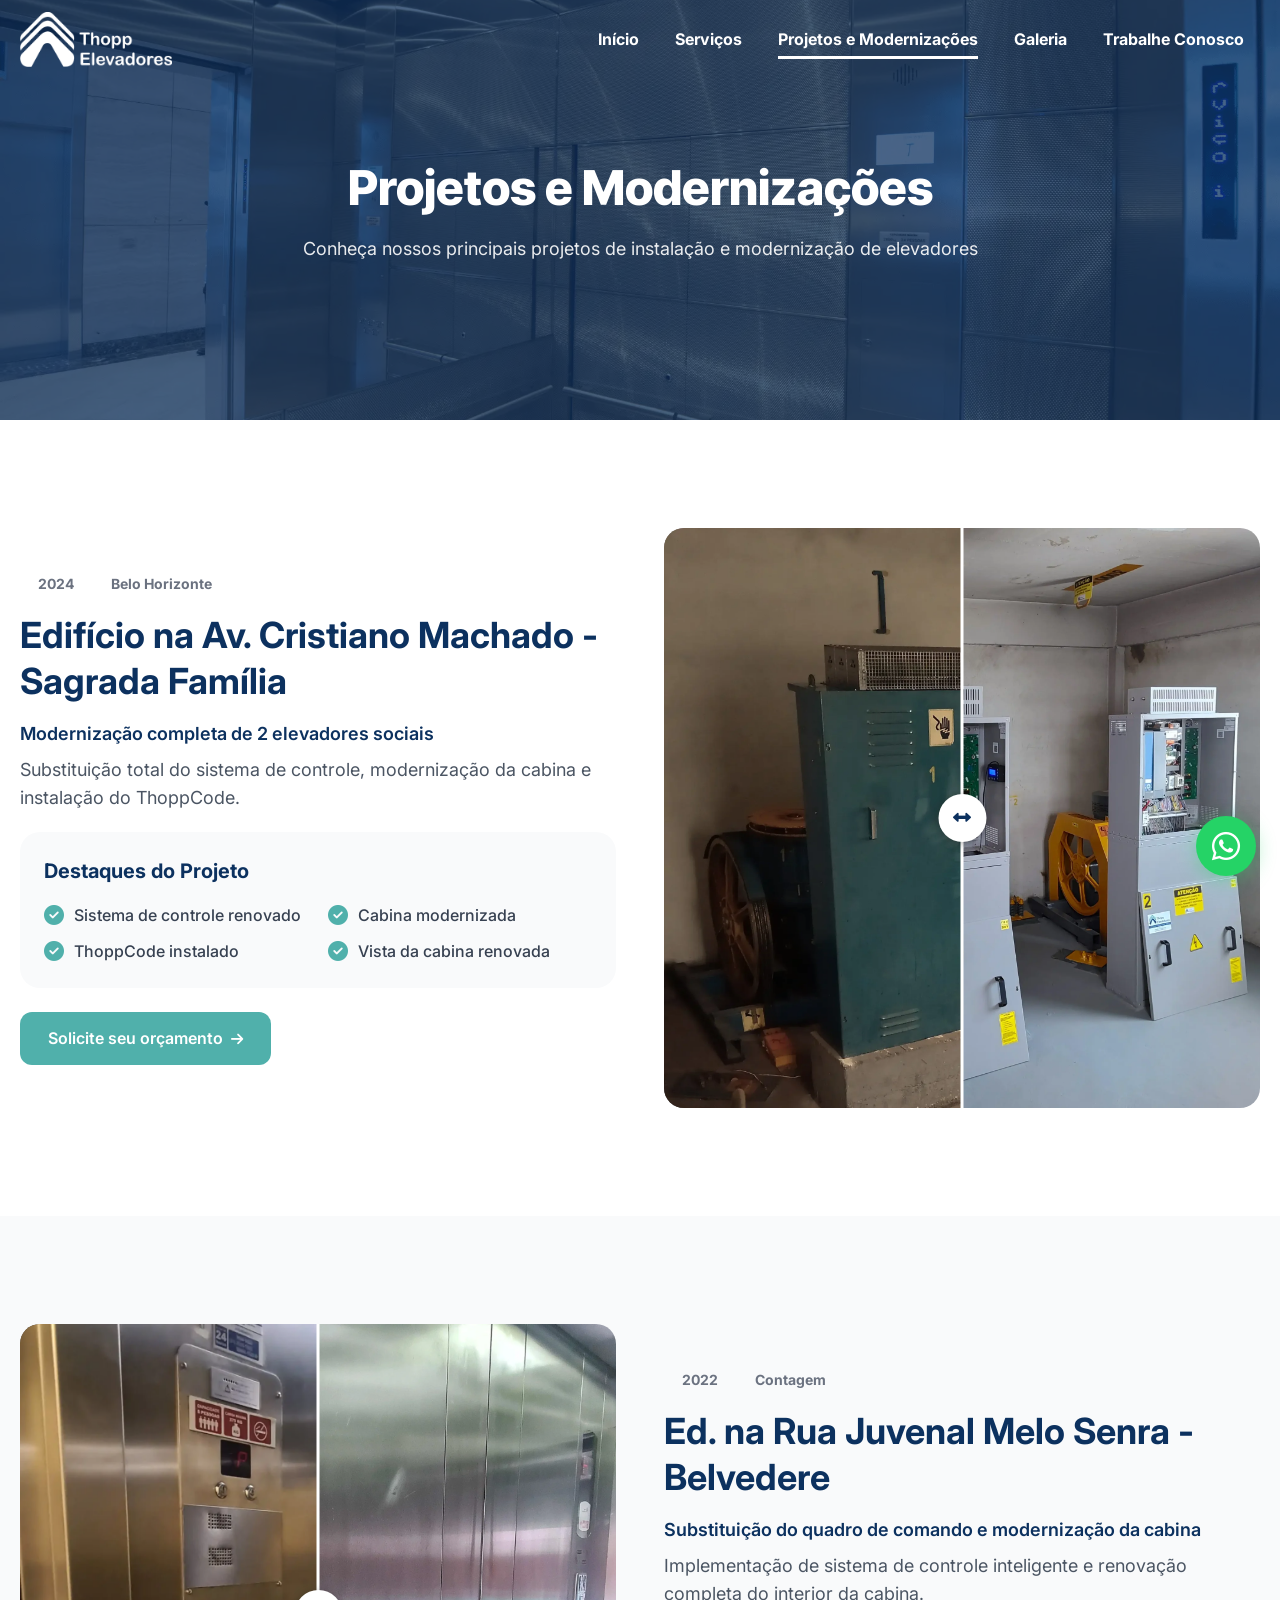
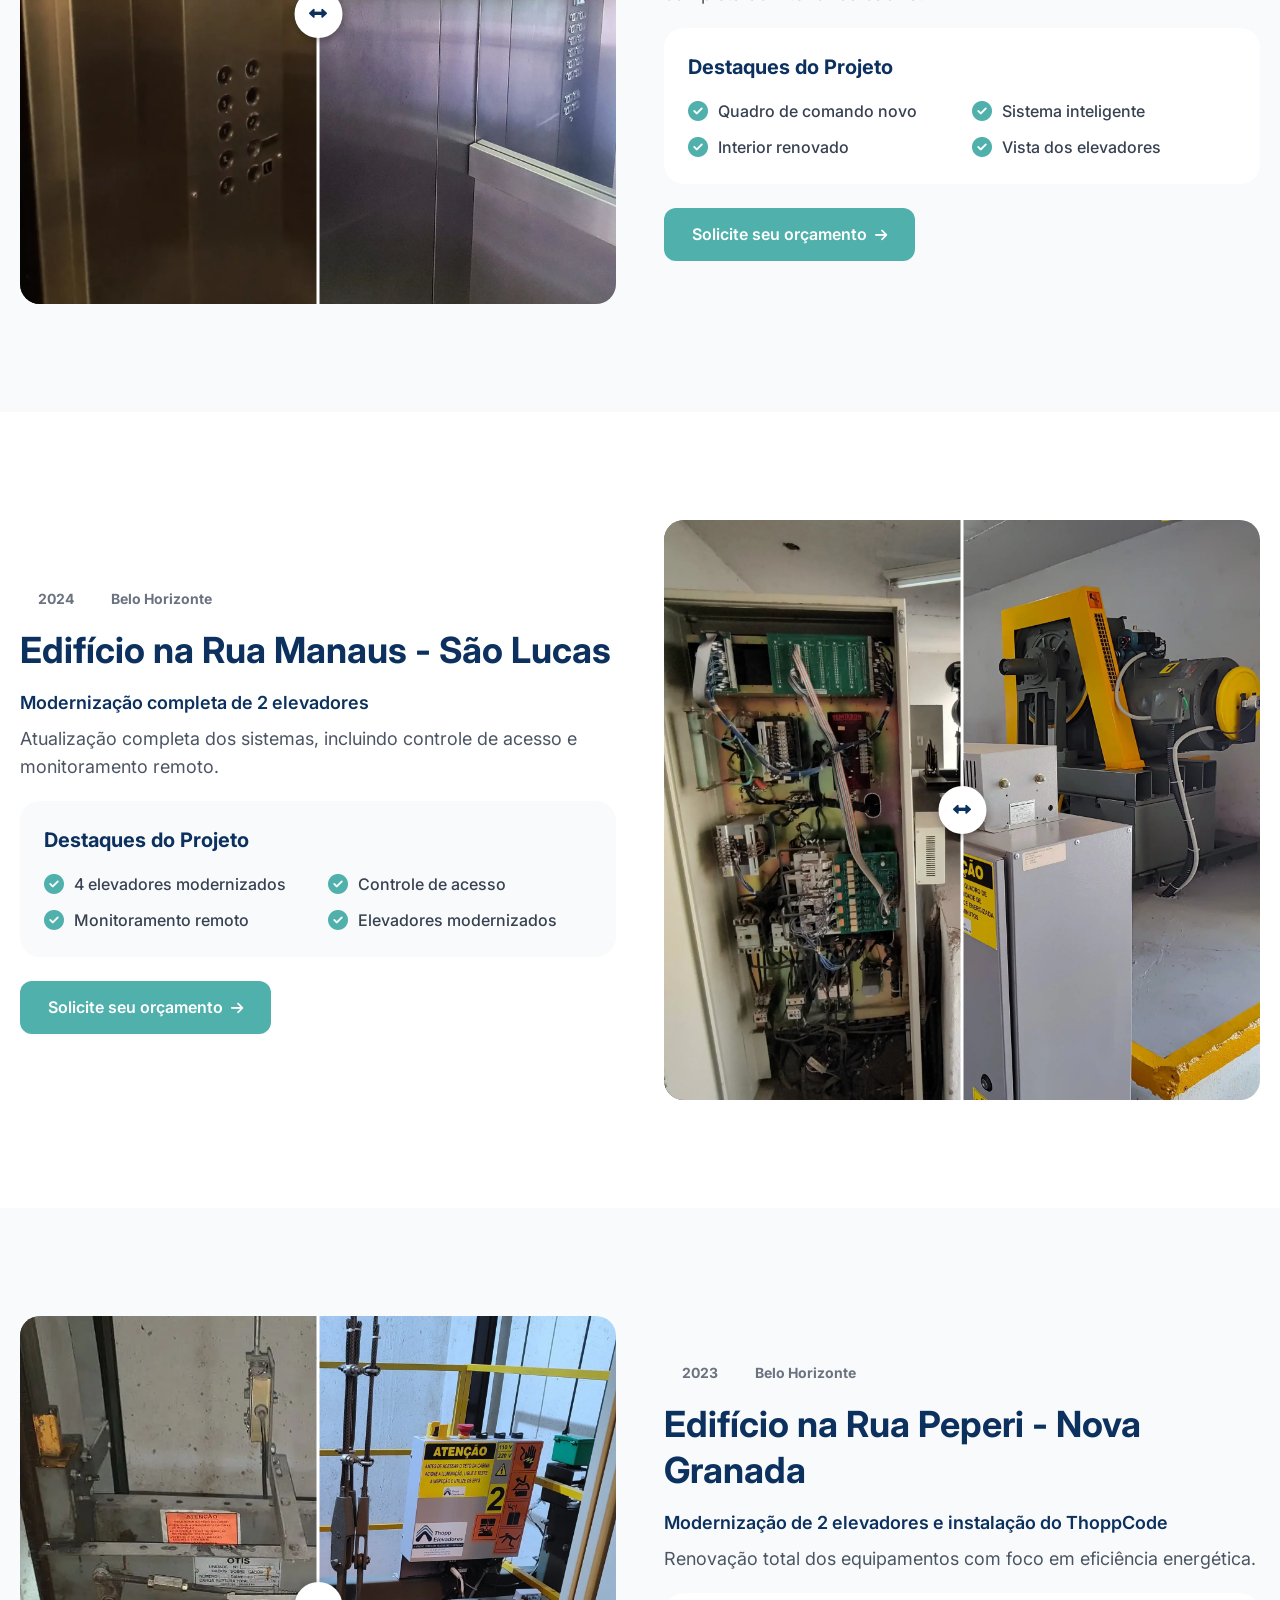
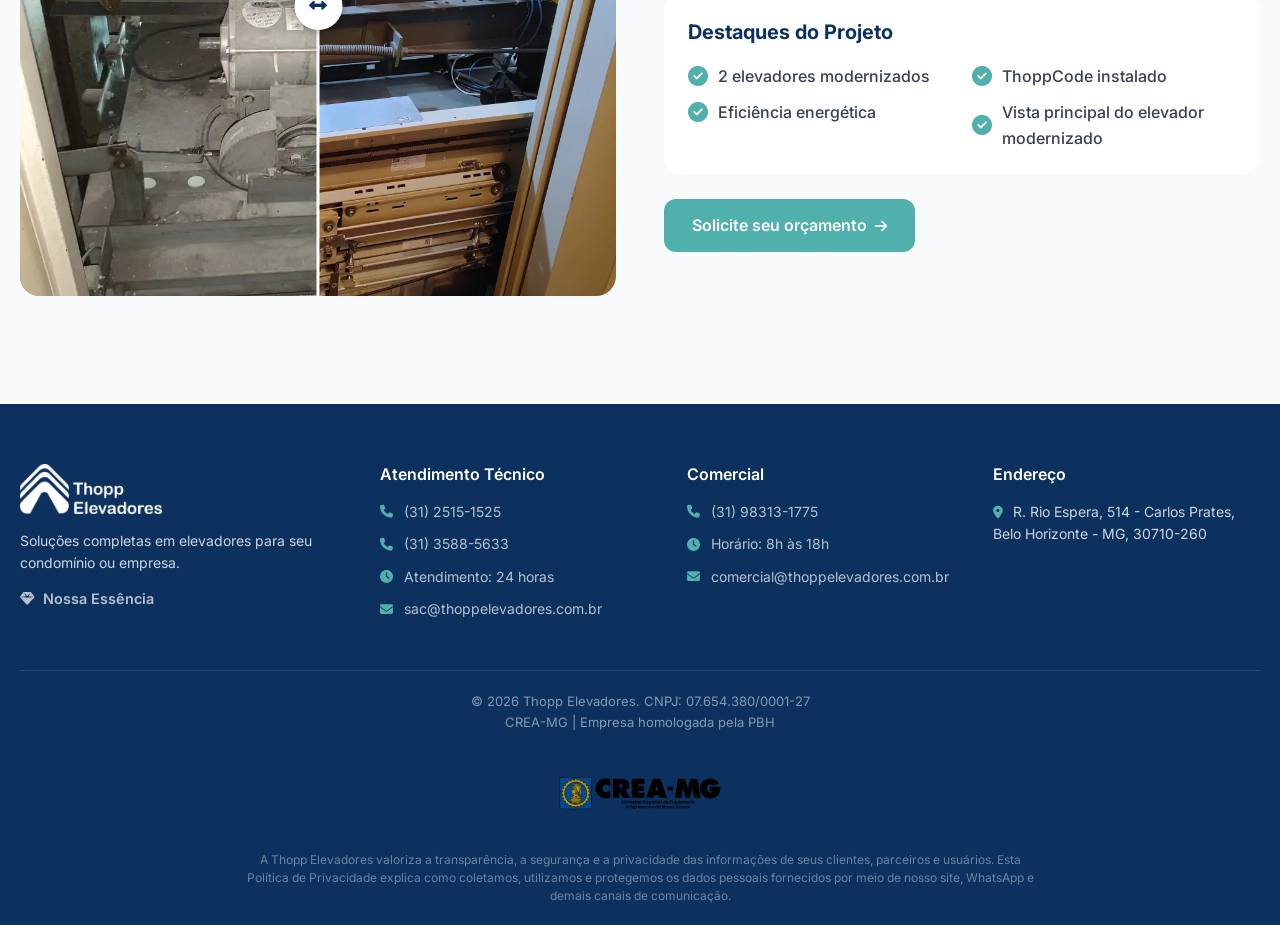
<file: projetos-e-modernizacoes/index.html>
<!DOCTYPE html>
<html lang="pt-BR">
<head>
  <meta charset="UTF-8">
  <meta name="viewport" content="width=device-width, initial-scale=1.0">
  <title>Projetos e Modernizações de Elevadores em BH | Thopp Elevadores</title>
  <meta name="description" content="Conheça nossos projetos de instalação e modernização de elevadores em Belo Horizonte. Mais de 500 elevadores modernizados com tecnologia de ponta. Thopp Elevadores desde 1998.">
  <meta name="robots" content="index, follow">
  <meta name="author" content="Thopp Elevadores">
  <meta name="theme-color" content="#0B1E3E">
  <meta name="geo.region" content="BR-MG">
  <meta name="geo.placename" content="Belo Horizonte">
  <link rel="canonical" href="https://thoppelevadores.com.br/projetos-e-modernizacoes/">
  <meta property="og:type" content="website">
  <meta property="og:locale" content="pt_BR">
  <meta property="og:site_name" content="Thopp Elevadores">
  <meta property="og:title" content="Projetos e Modernizações de Elevadores | Thopp Elevadores BH">
  <meta property="og:description" content="Mais de 500 elevadores modernizados em Belo Horizonte. Veja nossas transformações.">
  <meta property="og:url" content="https://thoppelevadores.com.br/projetos-e-modernizacoes/">
  <meta property="og:image" content="https://thoppelevadores.com.br/assets/images/logo.png">
  <meta name="twitter:card" content="summary_large_image">
  <meta name="twitter:title" content="Projetos e Modernizações | Thopp Elevadores">
  <meta name="twitter:description" content="Mais de 500 elevadores modernizados em BH. Confira nossos projetos.">
  <meta name="twitter:image" content="https://thoppelevadores.com.br/assets/images/logo.png">
  <script type="application/ld+json">
  {"@context":"https://schema.org","@type":"BreadcrumbList","itemListElement":[{"@type":"ListItem","position":1,"name":"Início","item":"https://thoppelevadores.com.br/"},{"@type":"ListItem","position":2,"name":"Projetos e Modernizações","item":"https://thoppelevadores.com.br/projetos-e-modernizacoes/"}]}
  </script>
  <link rel="icon" href="../assets/images/favicon-32.webp" type="image/webp" sizes="32x32">
  <link rel="icon" href="../assets/images/favicon-192.webp" type="image/webp" sizes="192x192">
  <link rel="apple-touch-icon" href="../assets/images/apple-touch-icon.webp">
  <link rel="preconnect" href="https://fonts.googleapis.com">
  <link rel="preconnect" href="https://fonts.gstatic.com" crossorigin>
  <link href="https://fonts.googleapis.com/css2?family=Inter+Tight:wght@400;600;700;800&family=Inter:wght@400;500;600;700;800&family=Roboto:wght@400;500;600;700&display=swap" rel="stylesheet">
  <link rel="stylesheet" href="https://cdnjs.cloudflare.com/ajax/libs/font-awesome/6.5.1/css/all.min.css">
  <link rel="stylesheet" href="../css/style.css">
</head>
<body>

  <!-- ====== HEADER ====== -->
  <header class="header header--solid" id="header">
    <nav class="header-nav">
      <div class="container header-nav-inner">
        <a href="../" class="logo">
          <img src="../assets/images/logo.png" alt="Logo Thopp Elevadores">
        </a>
        <button class="menu-toggle" id="menu-toggle" aria-label="Abrir menu">
          <span></span><span></span><span></span>
        </button>
        <ul class="nav-menu" id="nav-menu">
          <li><a href="../">Início</a></li>
          <li><a href="../nossos-servicos/">Serviços</a></li>
          <li><a href="../projetos-e-modernizacoes/" class="active">Projetos e Modernizações</a></li>
          <li><a href="../galeria/">Galeria</a></li>
          <li><a href="../trabalhe-conosco/">Trabalhe Conosco</a></li>
        </ul>
      </div>
    </nav>
  </header>

  <main>

  <!-- ====== HERO BANNER ====== -->
  <section class="page-hero" style="background-image: url('../assets/images/hero-projetos-original.webp');">
    <div class="page-hero-overlay"></div>
    <div class="page-hero-content">
      <h1>Projetos e Modernizações</h1>
      <p>Conheça nossos principais projetos de instalação e modernização de elevadores</p>
    </div>
  </section>

  <!-- ====== PROJETO 1 ====== -->
  <section class="page-section bg-white">
    <div class="container">
      <div class="project-entry">
        <div class="project-text">
          <div class="project-meta">
            <span><i class="fas fa-calendar-alt"></i> 2024</span>
            <span><i class="fas fa-map-marker-alt"></i> Belo Horizonte</span>
          </div>
          <h3>Edifício na Av. Cristiano Machado - Sagrada Família</h3>
          <p class="project-subtitle">Modernização completa de 2 elevadores sociais</p>
          <p>Substituição total do sistema de controle, modernização da cabina e instalação do ThoppCode.</p>
          <div class="project-highlights">
            <h4>Destaques do Projeto</h4>
            <div class="project-highlights-grid">
              <div class="project-highlights-col">
                <span><i class="fas fa-check-circle"></i> Sistema de controle renovado</span>
                <span><i class="fas fa-check-circle"></i> ThoppCode instalado</span>
              </div>
              <div class="project-highlights-col">
                <span><i class="fas fa-check-circle"></i> Cabina modernizada</span>
                <span><i class="fas fa-check-circle"></i> Vista da cabina renovada</span>
              </div>
            </div>
          </div>
          <a href="../#contato" class="btn-project-cta">Solicite seu orçamento <i class="fas fa-arrow-right"></i></a>
        </div>
        <div class="project-images">
          <div class="before-after-slider">
            <img src="../assets/images/proj1-before.webp" alt="Antes - Sagrada Família" class="ba-before">
            <img src="../assets/images/proj1-after.webp" alt="Depois - Sagrada Família" class="ba-after">
            <div class="ba-handle">
              <div class="ba-handle-circle">
                <i class="fas fa-arrows-alt-h"></i>
              </div>
            </div>
          </div>
        </div>
      </div>
    </div>
  </section>

  <!-- ====== PROJETO 2 ====== -->
  <section class="page-section bg-light">
    <div class="container">
      <div class="project-entry reverse">
        <div class="project-text">
          <div class="project-meta">
            <span><i class="fas fa-calendar-alt"></i> 2022</span>
            <span><i class="fas fa-map-marker-alt"></i> Contagem</span>
          </div>
          <h3>Ed. na Rua Juvenal Melo Senra - Belvedere</h3>
          <p class="project-subtitle">Substituição do quadro de comando e modernização da cabina</p>
          <p>Implementação de sistema de controle inteligente e renovação completa do interior da cabina.</p>
          <div class="project-highlights">
            <h4>Destaques do Projeto</h4>
            <div class="project-highlights-grid">
              <div class="project-highlights-col">
                <span><i class="fas fa-check-circle"></i> Quadro de comando novo</span>
                <span><i class="fas fa-check-circle"></i> Interior renovado</span>
              </div>
              <div class="project-highlights-col">
                <span><i class="fas fa-check-circle"></i> Sistema inteligente</span>
                <span><i class="fas fa-check-circle"></i> Vista dos elevadores</span>
              </div>
            </div>
          </div>
          <a href="../#contato" class="btn-project-cta">Solicite seu orçamento <i class="fas fa-arrow-right"></i></a>
        </div>
        <div class="project-images">
          <div class="before-after-slider">
            <img src="../assets/images/proj2-before.webp" alt="Antes - Belvedere" class="ba-before">
            <img src="../assets/images/proj2-after.webp" alt="Depois - Belvedere" class="ba-after">
            <div class="ba-handle">
              <div class="ba-handle-circle">
                <i class="fas fa-arrows-alt-h"></i>
              </div>
            </div>
          </div>
        </div>
      </div>
    </div>
  </section>

  <!-- ====== PROJETO 3 ====== -->
  <section class="page-section bg-white">
    <div class="container">
      <div class="project-entry">
        <div class="project-text">
          <div class="project-meta">
            <span><i class="fas fa-calendar-alt"></i> 2024</span>
            <span><i class="fas fa-map-marker-alt"></i> Belo Horizonte</span>
          </div>
          <h3>Edifício na Rua Manaus - São Lucas</h3>
          <p class="project-subtitle">Modernização completa de 2 elevadores</p>
          <p>Atualização completa dos sistemas, incluindo controle de acesso e monitoramento remoto.</p>
          <div class="project-highlights">
            <h4>Destaques do Projeto</h4>
            <div class="project-highlights-grid">
              <div class="project-highlights-col">
                <span><i class="fas fa-check-circle"></i> 4 elevadores modernizados</span>
                <span><i class="fas fa-check-circle"></i> Monitoramento remoto</span>
              </div>
              <div class="project-highlights-col">
                <span><i class="fas fa-check-circle"></i> Controle de acesso</span>
                <span><i class="fas fa-check-circle"></i> Elevadores modernizados</span>
              </div>
            </div>
          </div>
          <a href="../#contato" class="btn-project-cta">Solicite seu orçamento <i class="fas fa-arrow-right"></i></a>
        </div>
        <div class="project-images">
          <div class="before-after-slider">
            <img src="../assets/images/proj3-before.webp" alt="Antes - São Lucas" class="ba-before">
            <img src="../assets/images/proj3-after.webp" alt="Depois - São Lucas" class="ba-after">
            <div class="ba-handle">
              <div class="ba-handle-circle">
                <i class="fas fa-arrows-alt-h"></i>
              </div>
            </div>
          </div>
        </div>
      </div>
    </div>
  </section>

  <!-- ====== PROJETO 4 ====== -->
  <section class="page-section bg-light">
    <div class="container">
      <div class="project-entry reverse">
        <div class="project-text">
          <div class="project-meta">
            <span><i class="fas fa-calendar-alt"></i> 2023</span>
            <span><i class="fas fa-map-marker-alt"></i> Belo Horizonte</span>
          </div>
          <h3>Edifício na Rua Peperi - Nova Granada</h3>
          <p class="project-subtitle">Modernização de 2 elevadores e instalação do ThoppCode</p>
          <p>Renovação total dos equipamentos com foco em eficiência energética.</p>
          <div class="project-highlights">
            <h4>Destaques do Projeto</h4>
            <div class="project-highlights-grid">
              <div class="project-highlights-col">
                <span><i class="fas fa-check-circle"></i> 2 elevadores modernizados</span>
                <span><i class="fas fa-check-circle"></i> Eficiência energética</span>
              </div>
              <div class="project-highlights-col">
                <span><i class="fas fa-check-circle"></i> ThoppCode instalado</span>
                <span><i class="fas fa-check-circle"></i> Vista principal do elevador modernizado</span>
              </div>
            </div>
          </div>
          <a href="../#contato" class="btn-project-cta">Solicite seu orçamento <i class="fas fa-arrow-right"></i></a>
        </div>
        <div class="project-images">
          <div class="before-after-slider">
            <img src="../assets/images/proj4-before.webp" alt="Antes - Nova Granada" class="ba-before">
            <img src="../assets/images/proj4-after.webp" alt="Depois - Nova Granada" class="ba-after">
            <div class="ba-handle">
              <div class="ba-handle-circle">
                <i class="fas fa-arrows-alt-h"></i>
              </div>
            </div>
          </div>
        </div>
      </div>
    </div>
  </section>

  </main>

  <!-- ====== FOOTER ====== -->
  <footer class="footer" id="footer">
    <div class="container">
      <div class="footer-grid">
        <div class="footer-col">
          <img src="../assets/images/logo-white.webp" alt="Thopp Elevadores" class="footer-logo">
          <p>Soluções completas em elevadores para seu condomínio ou empresa.</p>
          <a href="../nossa-essencia/" class="footer-essencia-link"><i class="fas fa-gem"></i> Nossa Essência</a>
        </div>
        <div class="footer-col">
          <h4>Atendimento Técnico</h4>
          <ul>
            <li><a href="tel:+553125151525"><i class="fas fa-phone"></i> (31) 2515-1525</a></li>
            <li><a href="tel:+553135885633"><i class="fas fa-phone"></i> (31) 3588-5633</a></li>
            <li><span><i class="fas fa-clock"></i> Atendimento: 24 horas</span></li>
            <li><a href="mailto:sac@thoppelevadores.com.br"><i class="fas fa-envelope"></i> sac@thoppelevadores.com.br</a></li>
          </ul>
        </div>
        <div class="footer-col">
          <h4>Comercial</h4>
          <ul>
            <li><a href="tel:+5531983131775"><i class="fas fa-phone"></i> (31) 98313-1775</a></li>
            <li><span><i class="fas fa-clock"></i> Horário: 8h às 18h</span></li>
            <li><a href="mailto:comercial@thoppelevadores.com.br"><i class="fas fa-envelope"></i> comercial@thoppelevadores.com.br</a></li>
          </ul>
        </div>
        <div class="footer-col">
          <h4>Endereço</h4>
          <p><i class="fas fa-map-marker-alt"></i> R. Rio Espera, 514 - Carlos Prates, Belo Horizonte - MG, 30710-260</p>
        </div>
      </div>
      <div class="footer-bottom">
        <p>&copy; 2026 Thopp Elevadores. CNPJ: 07.654.380/0001-27<br>CREA-MG | Empresa homologada pela PBH</p>
      </div>
      <div class="footer-crea">
        <img src="../assets/images/crea-mg-logo.webp" alt="CREA-MG">
      </div>
      <div class="footer-privacy">
        <p>A Thopp Elevadores valoriza a transparência, a segurança e a privacidade das informações de seus clientes, parceiros e usuários. Esta Política de Privacidade explica como coletamos, utilizamos e protegemos os dados pessoais fornecidos por meio de nosso site, WhatsApp e demais canais de comunicação.</p>
      </div>
    </div>
  </footer>

  <a href="#" class="scroll-top" id="scroll-top" aria-label="Voltar ao topo"><i class="fas fa-arrow-up"></i></a>
  <a href="https://api.whatsapp.com/send/?phone=5531983131775&text=Ol%C3%A1!+Gostaria+de+saber+mais+sobre+os+servi%C3%A7os+da+THOPP+Elevadores." class="whatsapp-float" target="_blank" aria-label="Abrir WhatsApp"><i class="fab fa-whatsapp"></i></a>

  <script src="../js/subpage.js"></script>
  <script src="../js/before-after.js"></script>
</body>
</html>
</file>
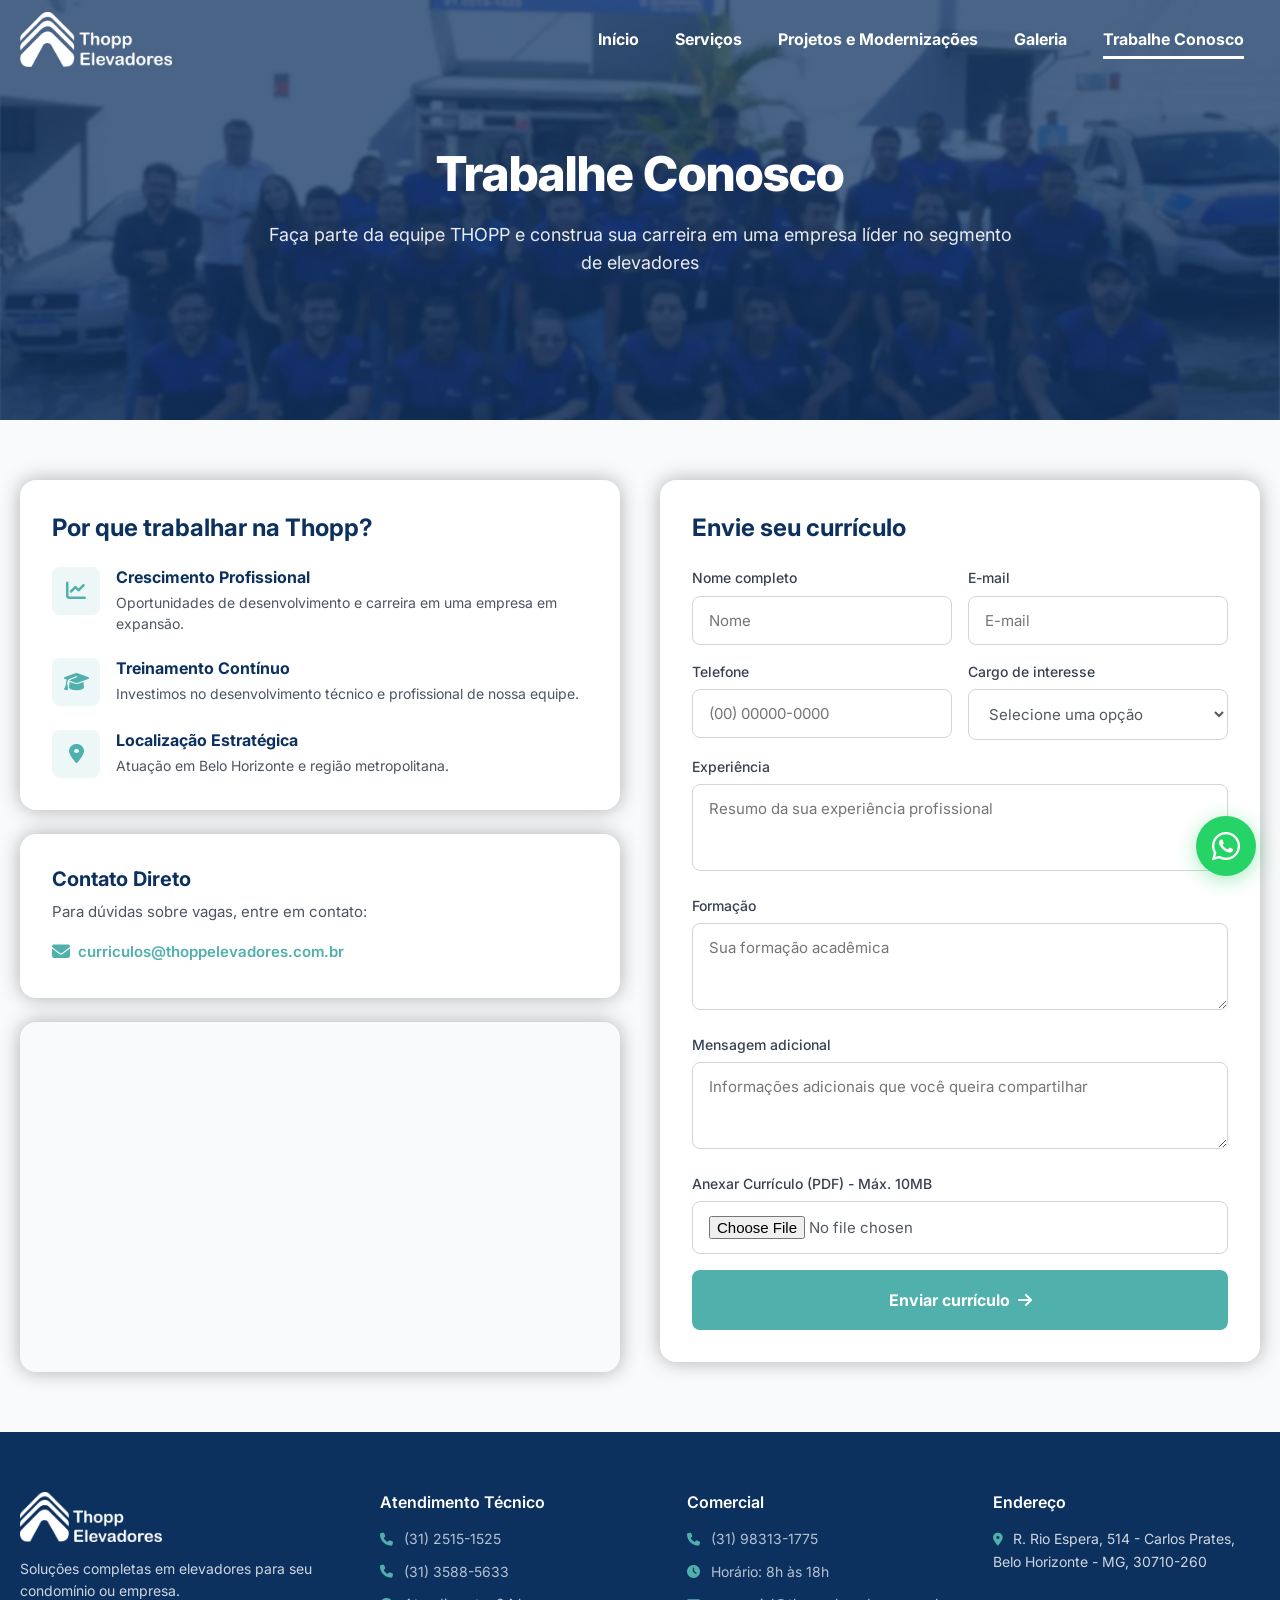
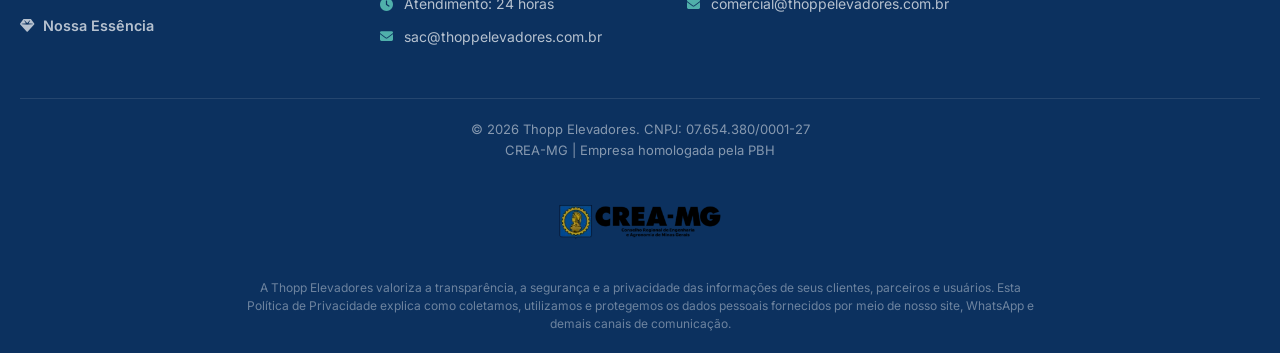
<file: trabalhe-conosco/index.html>
<!DOCTYPE html>
<html lang="pt-BR">
<head>
  <meta charset="UTF-8">
  <meta name="viewport" content="width=device-width, initial-scale=1.0">
  <title>Trabalhe Conosco | Thopp Elevadores - Vagas em BH</title>
  <meta name="description" content="Faça parte da equipe Thopp Elevadores em Belo Horizonte. Vagas para técnicos de elevadores, engenheiros e profissionais do setor. Empresa com mais de 27 anos de mercado.">
  <meta name="robots" content="index, follow">
  <meta name="author" content="Thopp Elevadores">
  <meta name="theme-color" content="#0B1E3E">
  <meta name="geo.region" content="BR-MG">
  <meta name="geo.placename" content="Belo Horizonte">
  <link rel="canonical" href="https://thoppelevadores.com.br/trabalhe-conosco/">
  <meta property="og:type" content="website">
  <meta property="og:locale" content="pt_BR">
  <meta property="og:site_name" content="Thopp Elevadores">
  <meta property="og:title" content="Trabalhe Conosco | Thopp Elevadores BH">
  <meta property="og:description" content="Vagas e oportunidades na Thopp Elevadores em Belo Horizonte. Empresa líder no segmento de elevadores.">
  <meta property="og:url" content="https://thoppelevadores.com.br/trabalhe-conosco/">
  <meta property="og:image" content="https://thoppelevadores.com.br/assets/images/logo.png">
  <meta name="twitter:card" content="summary_large_image">
  <meta name="twitter:title" content="Trabalhe Conosco | Thopp Elevadores">
  <meta name="twitter:description" content="Oportunidades de carreira na Thopp Elevadores em BH.">
  <meta name="twitter:image" content="https://thoppelevadores.com.br/assets/images/logo.png">
  <script type="application/ld+json">
  {"@context":"https://schema.org","@type":"BreadcrumbList","itemListElement":[{"@type":"ListItem","position":1,"name":"Início","item":"https://thoppelevadores.com.br/"},{"@type":"ListItem","position":2,"name":"Trabalhe Conosco","item":"https://thoppelevadores.com.br/trabalhe-conosco/"}]}
  </script>
  <link rel="icon" href="../assets/images/favicon-32.webp" type="image/webp" sizes="32x32">
  <link rel="icon" href="../assets/images/favicon-192.webp" type="image/webp" sizes="192x192">
  <link rel="apple-touch-icon" href="../assets/images/apple-touch-icon.webp">
  <link rel="preconnect" href="https://fonts.googleapis.com">
  <link rel="preconnect" href="https://fonts.gstatic.com" crossorigin>
  <link href="https://fonts.googleapis.com/css2?family=Inter+Tight:wght@400;600;700;800&family=Inter:wght@400;500;600;700;800&family=Roboto:wght@400;500;600;700&display=swap" rel="stylesheet">
  <link rel="stylesheet" href="https://cdnjs.cloudflare.com/ajax/libs/font-awesome/6.5.1/css/all.min.css">
  <link rel="stylesheet" href="../css/style.css">
</head>
<body>

  <!-- ====== HEADER ====== -->
  <header class="header header--solid" id="header">
    <nav class="header-nav">
      <div class="container header-nav-inner">
        <a href="../" class="logo">
          <img src="../assets/images/logo.png" alt="Logo Thopp Elevadores">
        </a>
        <button class="menu-toggle" id="menu-toggle" aria-label="Abrir menu">
          <span></span><span></span><span></span>
        </button>
        <ul class="nav-menu" id="nav-menu">
          <li><a href="../">Início</a></li>
          <li><a href="../nossos-servicos/">Serviços</a></li>
          <li><a href="../projetos-e-modernizacoes/">Projetos e Modernizações</a></li>
          <li><a href="../galeria/">Galeria</a></li>
          <li><a href="../trabalhe-conosco/" class="active">Trabalhe Conosco</a></li>
        </ul>
      </div>
    </nav>
  </header>

  <main>

  <!-- ====== HERO BANNER ====== -->
  <section class="page-hero" style="background-image: url('../assets/images/hero-trabalhe-original.webp');">
    <div class="page-hero-overlay"></div>
    <div class="page-hero-content">
      <h1>Trabalhe Conosco</h1>
      <p>Faça parte da equipe THOPP e construa sua carreira em uma empresa líder no segmento de elevadores</p>
    </div>
  </section>

  <!-- ====== CONTEÚDO PRINCIPAL ====== -->
  <section class="page-section bg-light">
    <div class="container">
      <div class="trabalhe-grid">
        <!-- Coluna Esquerda: Benefícios + Contato + Mapa -->
        <div class="trabalhe-left">
          <!-- Benefícios -->
          <div class="trabalhe-beneficios">
            <h3>Por que trabalhar na Thopp?</h3>
            <div class="beneficio-item">
              <div class="beneficio-icon"><i class="fas fa-chart-line"></i></div>
              <div class="beneficio-text">
                <h4>Crescimento Profissional</h4>
                <p>Oportunidades de desenvolvimento e carreira em uma empresa em expansão.</p>
              </div>
            </div>
            <div class="beneficio-item">
              <div class="beneficio-icon"><i class="fas fa-graduation-cap"></i></div>
              <div class="beneficio-text">
                <h4>Treinamento Contínuo</h4>
                <p>Investimos no desenvolvimento técnico e profissional de nossa equipe.</p>
              </div>
            </div>
            <div class="beneficio-item">
              <div class="beneficio-icon"><i class="fas fa-map-marker-alt"></i></div>
              <div class="beneficio-text">
                <h4>Localização Estratégica</h4>
                <p>Atuação em Belo Horizonte e região metropolitana.</p>
              </div>
            </div>
          </div>

          <!-- Contato Direto -->
          <div class="contato-direto-card">
            <h3>Contato Direto</h3>
            <p>Para dúvidas sobre vagas, entre em contato:</p>
            <a href="mailto:curriculos@thoppelevadores.com.br" class="contato-email">
              <i class="fas fa-envelope"></i> curriculos@thoppelevadores.com.br
            </a>
          </div>

          <!-- Google Maps -->
          <div class="trabalhe-mapa">
            <iframe src="https://www.google.com/maps/embed?pb=!1m18!1m12!1m3!1d3751.1575452567035!2d-43.960488399999996!3d-19.9177648!2m3!1f0!2f0!3f0!3m2!1i1024!2i768!4f13.1!3m3!1m2!1s0xa6999414b3f699%3A0xbc54fbf1c8e108fa!2sThopp%20Elevadores!5e0!3m2!1spt-BR!2sbr" width="100%" height="350" style="border:0; border-radius: 16px;" allowfullscreen="" loading="lazy"></iframe>
          </div>
        </div>

        <!-- Coluna Direita: Formulário -->
        <div class="trabalhe-form-card">
          <h3>Envie seu currículo</h3>
          <form id="trabalhe-form">
            <div class="form-row">
              <div class="form-group">
                <label>Nome completo</label>
                <input type="text" placeholder="Nome" required>
              </div>
              <div class="form-group">
                <label>E-mail</label>
                <input type="email" placeholder="E-mail" required>
              </div>
            </div>
            <div class="form-row">
              <div class="form-group">
                <label>Telefone</label>
                <input type="tel" placeholder="(00) 00000-0000" required>
              </div>
              <div class="form-group">
                <label>Cargo de interesse</label>
                <select required>
                  <option value="" disabled selected>Selecione uma opção</option>
                  <option value="tecnico">Técnico em Elevadores</option>
                  <option value="engenheiro">Engenheiro</option>
                  <option value="vendedor">Vendedor</option>
                  <option value="auxiliar">Auxiliar Técnico</option>
                  <option value="administrativo">Administrativo</option>
                  <option value="outros">Outros</option>
                </select>
              </div>
            </div>
            <div class="form-group">
              <label>Experiência</label>
              <textarea placeholder="Resumo da sua experiência profissional" rows="3"></textarea>
            </div>
            <div class="form-group">
              <label>Formação</label>
              <textarea placeholder="Sua formação acadêmica" rows="3"></textarea>
            </div>
            <div class="form-group">
              <label>Mensagem adicional</label>
              <textarea placeholder="Informações adicionais que você queira compartilhar" rows="3"></textarea>
            </div>
            <div class="form-group">
              <label>Anexar Currículo (PDF) - Máx. 10MB</label>
              <input type="file" id="file-input" accept=".pdf" class="file-input-standard">
            </div>
            <button type="submit" class="btn btn-primary btn-full">Enviar currículo <i class="fas fa-arrow-right"></i></button>
          </form>
        </div>
      </div>
    </div>
  </section>

  </main>

  <!-- ====== FOOTER ====== -->
  <footer class="footer" id="footer">
    <div class="container">
      <div class="footer-grid">
        <div class="footer-col">
          <img src="../assets/images/logo-white.webp" alt="Thopp Elevadores" class="footer-logo">
          <p>Soluções completas em elevadores para seu condomínio ou empresa.</p>
          <a href="../nossa-essencia/" class="footer-essencia-link"><i class="fas fa-gem"></i> Nossa Essência</a>
        </div>
        <div class="footer-col">
          <h4>Atendimento Técnico</h4>
          <ul>
            <li><a href="tel:+553125151525"><i class="fas fa-phone"></i> (31) 2515-1525</a></li>
            <li><a href="tel:+553135885633"><i class="fas fa-phone"></i> (31) 3588-5633</a></li>
            <li><span><i class="fas fa-clock"></i> Atendimento: 24 horas</span></li>
            <li><a href="mailto:sac@thoppelevadores.com.br"><i class="fas fa-envelope"></i> sac@thoppelevadores.com.br</a></li>
          </ul>
        </div>
        <div class="footer-col">
          <h4>Comercial</h4>
          <ul>
            <li><a href="tel:+5531983131775"><i class="fas fa-phone"></i> (31) 98313-1775</a></li>
            <li><span><i class="fas fa-clock"></i> Horário: 8h às 18h</span></li>
            <li><a href="mailto:comercial@thoppelevadores.com.br"><i class="fas fa-envelope"></i> comercial@thoppelevadores.com.br</a></li>
          </ul>
        </div>
        <div class="footer-col">
          <h4>Endereço</h4>
          <p><i class="fas fa-map-marker-alt"></i> R. Rio Espera, 514 - Carlos Prates, Belo Horizonte - MG, 30710-260</p>
        </div>
      </div>
      <div class="footer-bottom">
        <p>&copy; 2026 Thopp Elevadores. CNPJ: 07.654.380/0001-27<br>CREA-MG | Empresa homologada pela PBH</p>
      </div>
      <div class="footer-crea">
        <img src="../assets/images/crea-mg-logo.webp" alt="CREA-MG">
      </div>
      <div class="footer-privacy">
        <p>A Thopp Elevadores valoriza a transparência, a segurança e a privacidade das informações de seus clientes, parceiros e usuários. Esta Política de Privacidade explica como coletamos, utilizamos e protegemos os dados pessoais fornecidos por meio de nosso site, WhatsApp e demais canais de comunicação.</p>
      </div>
    </div>
  </footer>

  <a href="#" class="scroll-top" id="scroll-top" aria-label="Voltar ao topo"><i class="fas fa-arrow-up"></i></a>
  <a href="https://api.whatsapp.com/send/?phone=5531983131775&text=Ol%C3%A1!+Gostaria+de+saber+mais+sobre+os+servi%C3%A7os+da+THOPP+Elevadores." class="whatsapp-float" target="_blank" aria-label="Abrir WhatsApp"><i class="fab fa-whatsapp"></i></a>

  <script src="../js/subpage.js"></script>
</body>
</html>
</file>
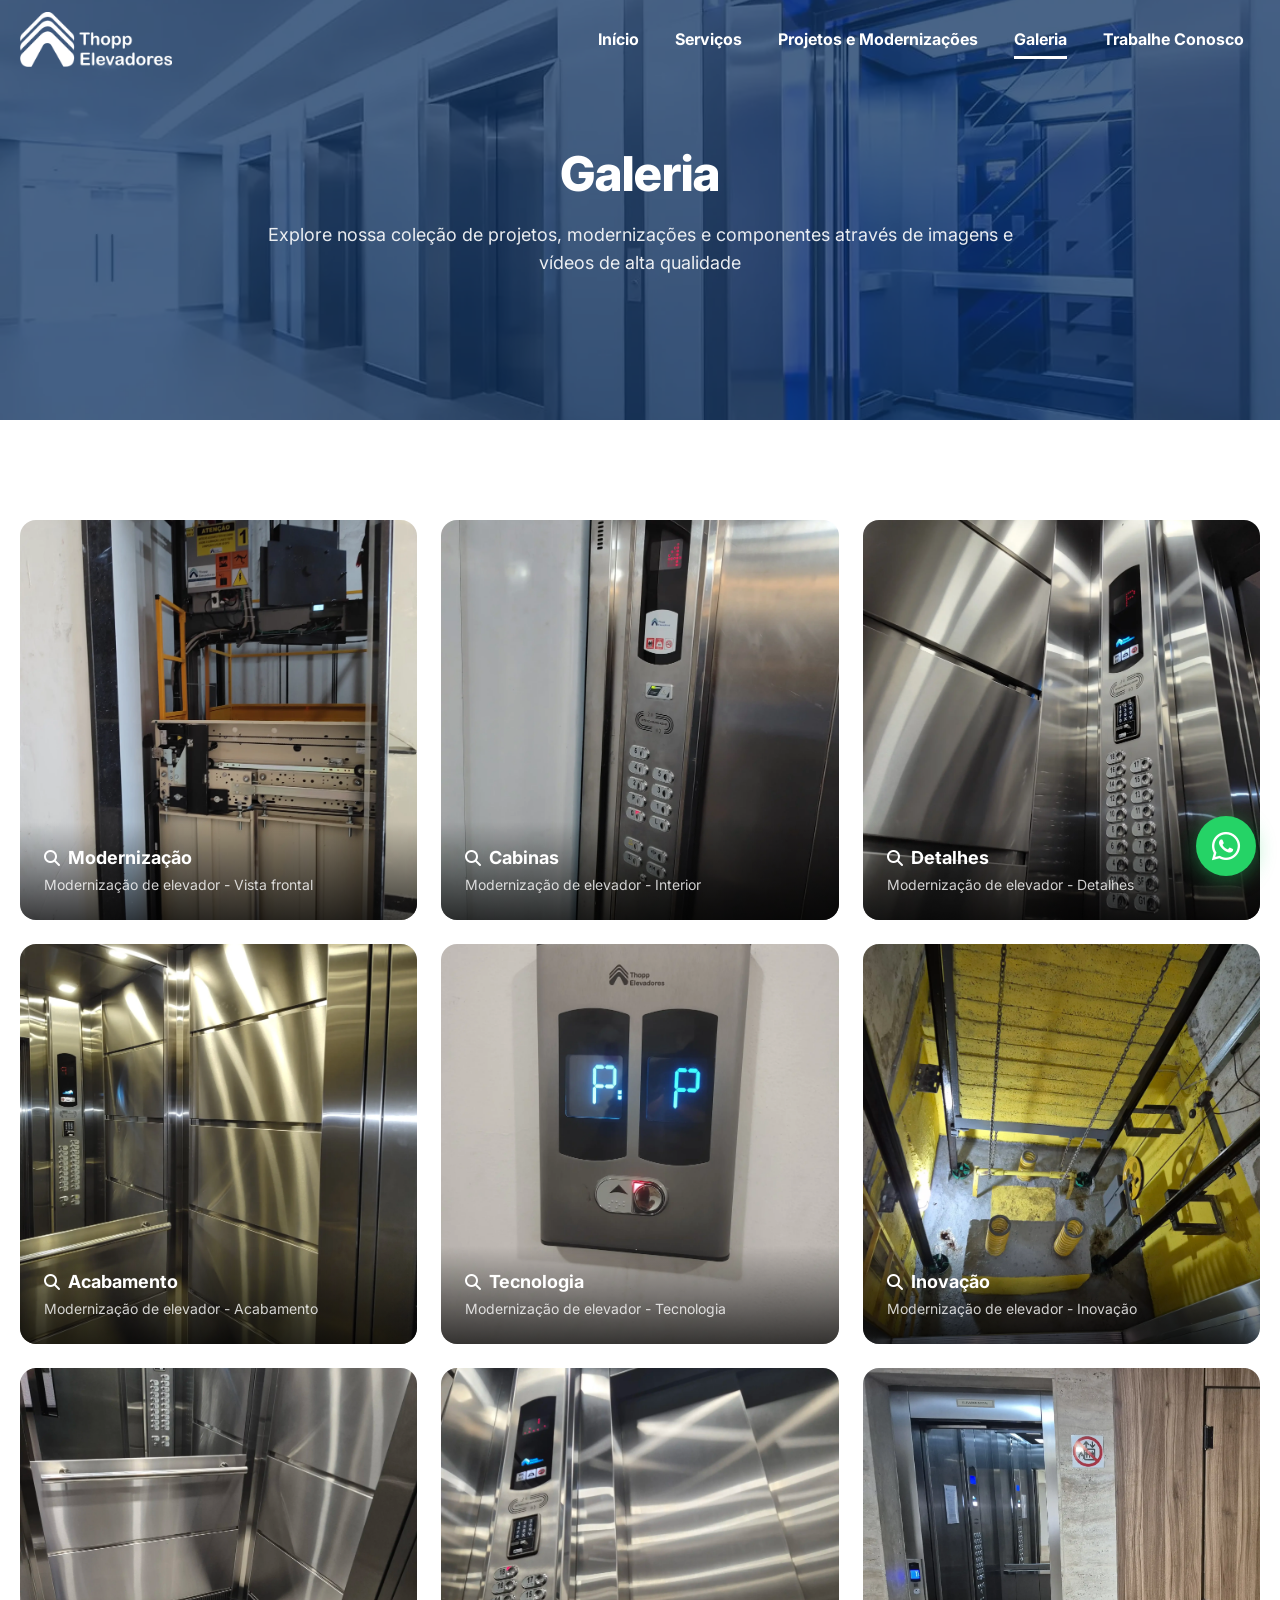
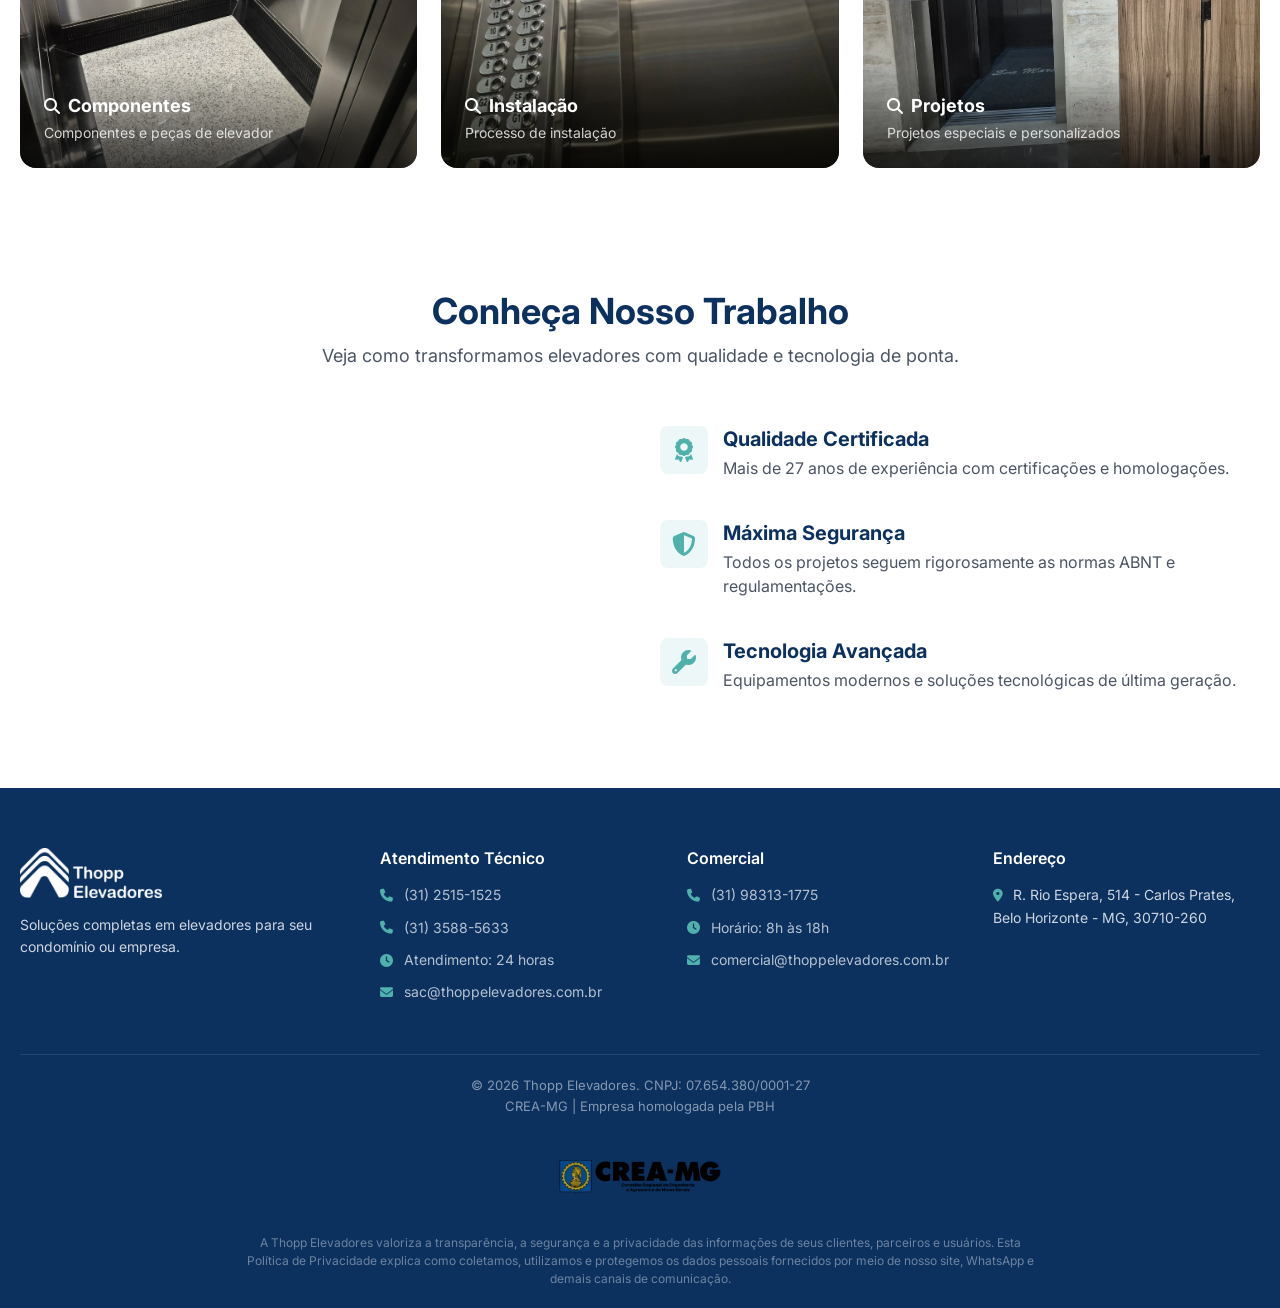
<file: galeria.html>
<!DOCTYPE html>
<html lang="pt-BR">
<head>
  <meta charset="UTF-8">
  <meta name="viewport" content="width=device-width, initial-scale=1.0">
  <title>Galeria | Thopp Elevadores</title>
  <meta name="description" content="Explore nossa coleção de projetos, modernizações e componentes através de imagens e vídeos de alta qualidade.">
  <link rel="icon" href="assets/images/logo.png" type="image/png">
  <link rel="preconnect" href="https://fonts.googleapis.com">
  <link rel="preconnect" href="https://fonts.gstatic.com" crossorigin>
  <link href="https://fonts.googleapis.com/css2?family=Inter+Tight:wght@400;600;700;800&family=Inter:wght@400;500;600;700;800&family=Roboto:wght@400;500;600;700&display=swap" rel="stylesheet">
  <link rel="stylesheet" href="https://cdnjs.cloudflare.com/ajax/libs/font-awesome/6.5.1/css/all.min.css">
  <link rel="stylesheet" href="css/style.css">
</head>
<body>

  <!-- ====== HEADER ====== -->
  <header class="header header--solid" id="header">
    <nav class="header-nav">
      <div class="container header-nav-inner">
        <a href="index.html" class="logo">
          <img src="assets/images/logo.png" alt="Logo Thopp Elevadores">
        </a>
        <button class="menu-toggle" id="menu-toggle" aria-label="Abrir menu">
          <span></span><span></span><span></span>
        </button>
        <ul class="nav-menu" id="nav-menu">
          <li><a href="index.html">Início</a></li>
          <li><a href="nossos-servicos.html">Serviços</a></li>
          <li><a href="projetos-e-modernizacoes.html">Projetos e Modernizações</a></li>
          <li><a href="galeria.html" class="active">Galeria</a></li>
          <li><a href="trabalhe-conosco.html">Trabalhe Conosco</a></li>
        </ul>
      </div>
    </nav>
  </header>

  <!-- ====== HERO BANNER ====== -->
  <section class="page-hero" style="background-image: url('assets/images/hero-galeria.webp');">
    <div class="page-hero-overlay"></div>
    <div class="page-hero-content">
      <h1>Galeria</h1>
      <p>Explore nossa coleção de projetos, modernizações e componentes através de imagens e vídeos de alta qualidade</p>
    </div>
  </section>

  <!-- ====== GALERIA ====== -->
  <section class="page-section bg-white">
    <div class="container">
      <div class="gallery-grid">
        <!-- Modernização -->
        <div class="gallery-item">
          <img src="assets/images/gallery-1.webp" alt="Modernização de elevador - Vista frontal">
          <div class="gallery-item-overlay">
            <h3><i class="fas fa-search"></i> Modernização</h3>
            <p>Modernização de elevador - Vista frontal</p>
          </div>
        </div>
        <!-- Cabinas -->
        <div class="gallery-item">
          <img src="assets/images/gallery-2.webp" alt="Modernização de elevador - Interior">
          <div class="gallery-item-overlay">
            <h3><i class="fas fa-search"></i> Cabinas</h3>
            <p>Modernização de elevador - Interior</p>
          </div>
        </div>
        <!-- Detalhes -->
        <div class="gallery-item">
          <img src="assets/images/gallery-3.webp" alt="Modernização de elevador - Detalhes">
          <div class="gallery-item-overlay">
            <h3><i class="fas fa-search"></i> Detalhes</h3>
            <p>Modernização de elevador - Detalhes</p>
          </div>
        </div>
        <!-- Acabamento -->
        <div class="gallery-item">
          <img src="assets/images/gallery-4.webp" alt="Modernização de elevador - Acabamento">
          <div class="gallery-item-overlay">
            <h3><i class="fas fa-search"></i> Acabamento</h3>
            <p>Modernização de elevador - Acabamento</p>
          </div>
        </div>
        <!-- Tecnologia -->
        <div class="gallery-item">
          <img src="assets/images/gallery-5.webp" alt="Modernização de elevador - Tecnologia">
          <div class="gallery-item-overlay">
            <h3><i class="fas fa-search"></i> Tecnologia</h3>
            <p>Modernização de elevador - Tecnologia</p>
          </div>
        </div>
        <!-- Inovação -->
        <div class="gallery-item">
          <img src="assets/images/gallery-6.webp" alt="Modernização de elevador - Inovação">
          <div class="gallery-item-overlay">
            <h3><i class="fas fa-search"></i> Inovação</h3>
            <p>Modernização de elevador - Inovação</p>
          </div>
        </div>
        <!-- Componentes -->
        <div class="gallery-item">
          <img src="assets/images/gallery-7.webp" alt="Componentes de elevador">
          <div class="gallery-item-overlay">
            <h3><i class="fas fa-search"></i> Componentes</h3>
            <p>Componentes e peças de elevador</p>
          </div>
        </div>
        <!-- Instalação -->
        <div class="gallery-item">
          <img src="assets/images/gallery-8.webp" alt="Instalação de elevador">
          <div class="gallery-item-overlay">
            <h3><i class="fas fa-search"></i> Instalação</h3>
            <p>Processo de instalação</p>
          </div>
        </div>
        <!-- Projetos -->
        <div class="gallery-item">
          <img src="assets/images/gallery-9.webp" alt="Projetos especiais">
          <div class="gallery-item-overlay">
            <h3><i class="fas fa-search"></i> Projetos</h3>
            <p>Projetos especiais e personalizados</p>
          </div>
        </div>
      </div>
    </div>
  </section>

  <!-- ====== CONHEÇA NOSSO TRABALHO ====== -->
  <section class="conheca" id="conheca">
    <div class="container">
      <h2 class="section-title">Conheça Nosso Trabalho</h2>
      <p class="section-subtitle">Veja como transformamos elevadores com qualidade e tecnologia de ponta.</p>
      <div class="conheca-grid">
        <div class="conheca-video">
          <div class="video-embed">
            <iframe src="https://www.youtube.com/embed/OjSWVwVyTNE" title="Thopp Elevadores" frameborder="0" allow="accelerometer; autoplay; clipboard-write; encrypted-media; gyroscope; picture-in-picture" allowfullscreen></iframe>
          </div>
        </div>
        <div class="conheca-cards">
          <div class="icon-box-inline">
            <div class="icon-box-icon teal-bg"><i class="fas fa-award"></i></div>
            <div class="icon-box-text">
              <h3>Qualidade Certificada</h3>
              <p>Mais de 27 anos de experiência com certificações e homologações.</p>
            </div>
          </div>
          <div class="icon-box-inline">
            <div class="icon-box-icon teal-bg"><i class="fas fa-shield-alt"></i></div>
            <div class="icon-box-text">
              <h3>Máxima Segurança</h3>
              <p>Todos os projetos seguem rigorosamente as normas ABNT e regulamentações.</p>
            </div>
          </div>
          <div class="icon-box-inline">
            <div class="icon-box-icon teal-bg"><i class="fas fa-wrench"></i></div>
            <div class="icon-box-text">
              <h3>Tecnologia Avançada</h3>
              <p>Equipamentos modernos e soluções tecnológicas de última geração.</p>
            </div>
          </div>
        </div>
      </div>
    </div>
  </section>

  <!-- ====== FOOTER ====== -->
  <footer class="footer" id="footer">
    <div class="container">
      <div class="footer-grid">
        <div class="footer-col">
          <img src="assets/images/logo-white.webp" alt="Thopp Elevadores" class="footer-logo">
          <p>Soluções completas em elevadores para seu condomínio ou empresa.</p>
        </div>
        <div class="footer-col">
          <h4>Atendimento Técnico</h4>
          <ul>
            <li><a href="tel:+553125151525"><i class="fas fa-phone"></i> (31) 2515-1525</a></li>
            <li><a href="tel:+553135885633"><i class="fas fa-phone"></i> (31) 3588-5633</a></li>
            <li><span><i class="fas fa-clock"></i> Atendimento: 24 horas</span></li>
            <li><a href="mailto:sac@thoppelevadores.com.br"><i class="fas fa-envelope"></i> sac@thoppelevadores.com.br</a></li>
          </ul>
        </div>
        <div class="footer-col">
          <h4>Comercial</h4>
          <ul>
            <li><a href="tel:+5531983131775"><i class="fas fa-phone"></i> (31) 98313-1775</a></li>
            <li><span><i class="fas fa-clock"></i> Horário: 8h às 18h</span></li>
            <li><a href="mailto:comercial@thoppelevadores.com.br"><i class="fas fa-envelope"></i> comercial@thoppelevadores.com.br</a></li>
          </ul>
        </div>
        <div class="footer-col">
          <h4>Endereço</h4>
          <p><i class="fas fa-map-marker-alt"></i> R. Rio Espera, 514 - Carlos Prates, Belo Horizonte - MG, 30710-260</p>
        </div>
      </div>
      <div class="footer-bottom">
        <p>&copy; 2026 Thopp Elevadores. CNPJ: 07.654.380/0001-27<br>CREA-MG | Empresa homologada pela PBH</p>
      </div>
      <div class="footer-crea">
        <img src="assets/images/crea-mg-logo.webp" alt="CREA-MG">
      </div>
      <div class="footer-privacy">
        <p>A Thopp Elevadores valoriza a transparência, a segurança e a privacidade das informações de seus clientes, parceiros e usuários. Esta Política de Privacidade explica como coletamos, utilizamos e protegemos os dados pessoais fornecidos por meio de nosso site, WhatsApp e demais canais de comunicação.</p>
      </div>
    </div>
  </footer>

  <a href="#" class="scroll-top" id="scroll-top" aria-label="Voltar ao topo"><i class="fas fa-arrow-up"></i></a>
  <a href="https://api.whatsapp.com/send/?phone=5531983131775&text=Ol%C3%A1!+Gostaria+de+saber+mais+sobre+os+servi%C3%A7os+da+THOPP+Elevadores." class="whatsapp-float" target="_blank" aria-label="Abrir WhatsApp"><i class="fab fa-whatsapp"></i></a>

  <script src="js/subpage.js"></script>
</body>
</html>
</file>
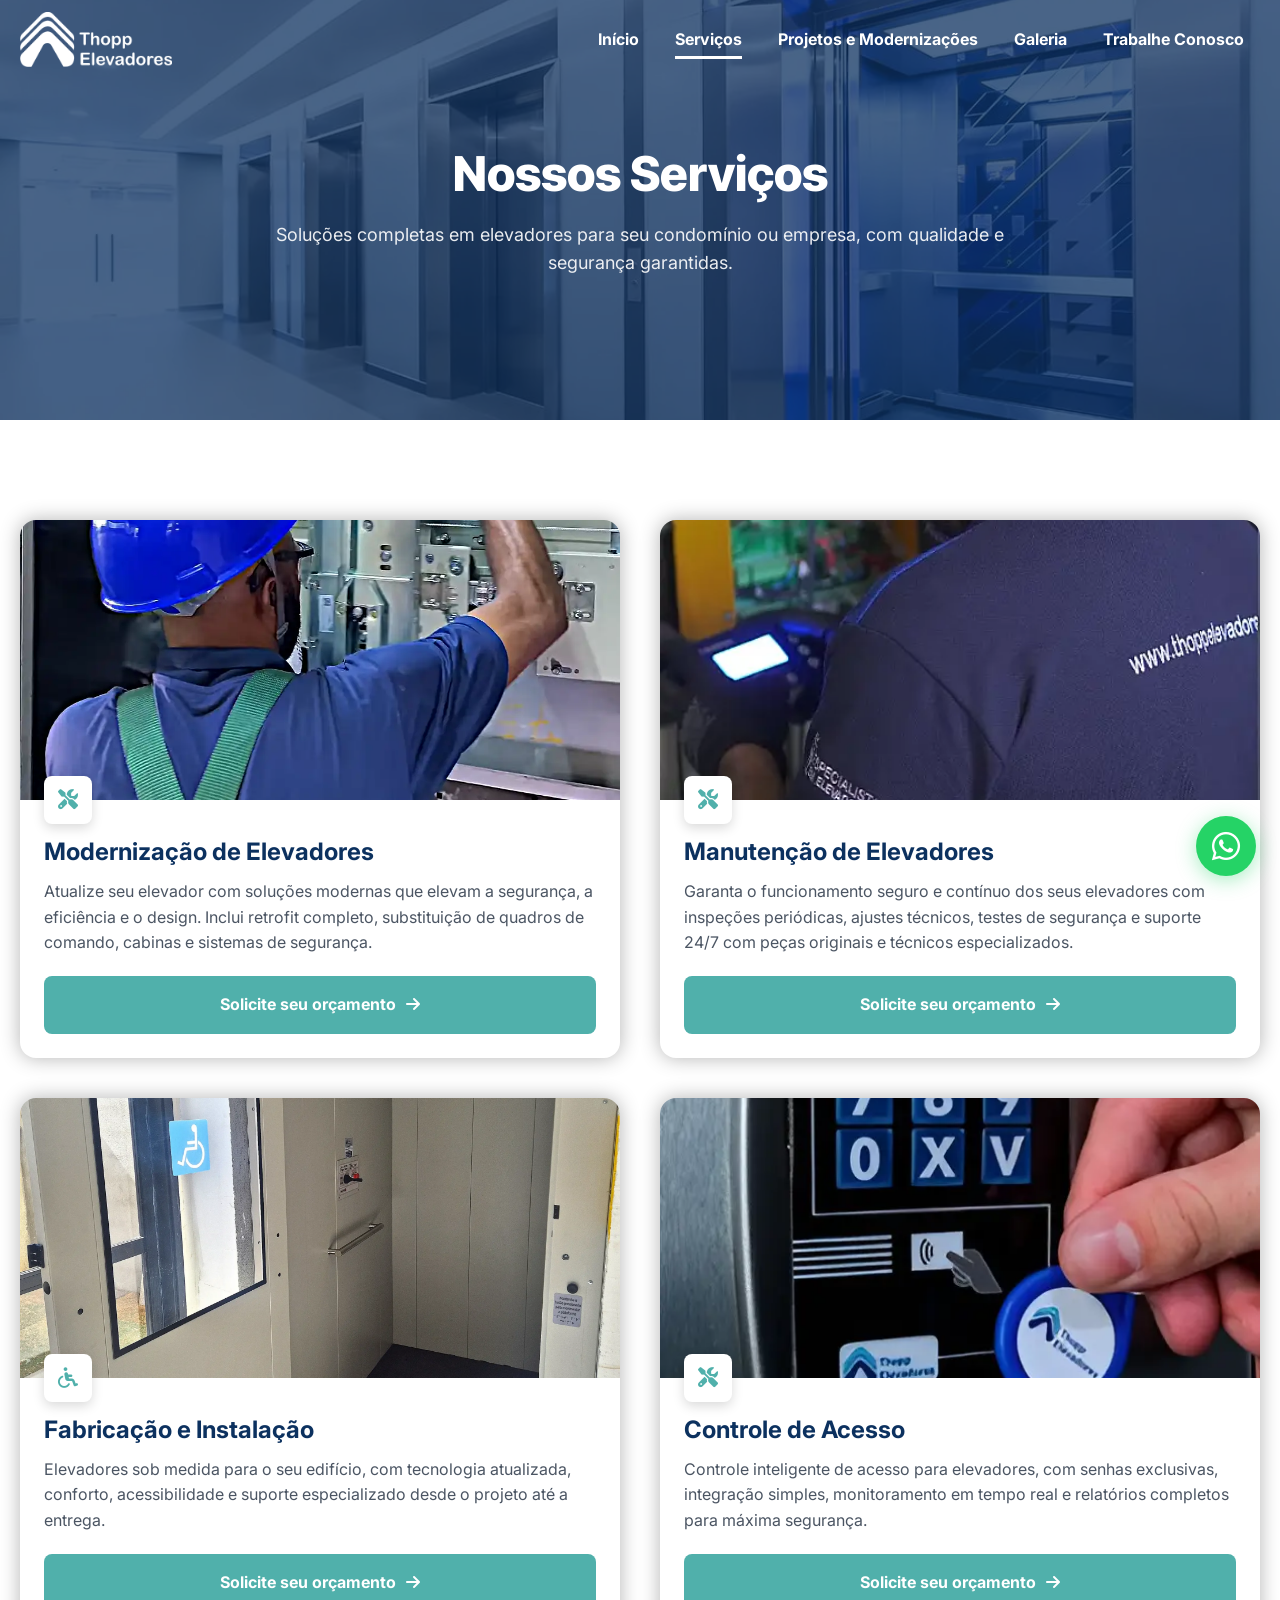
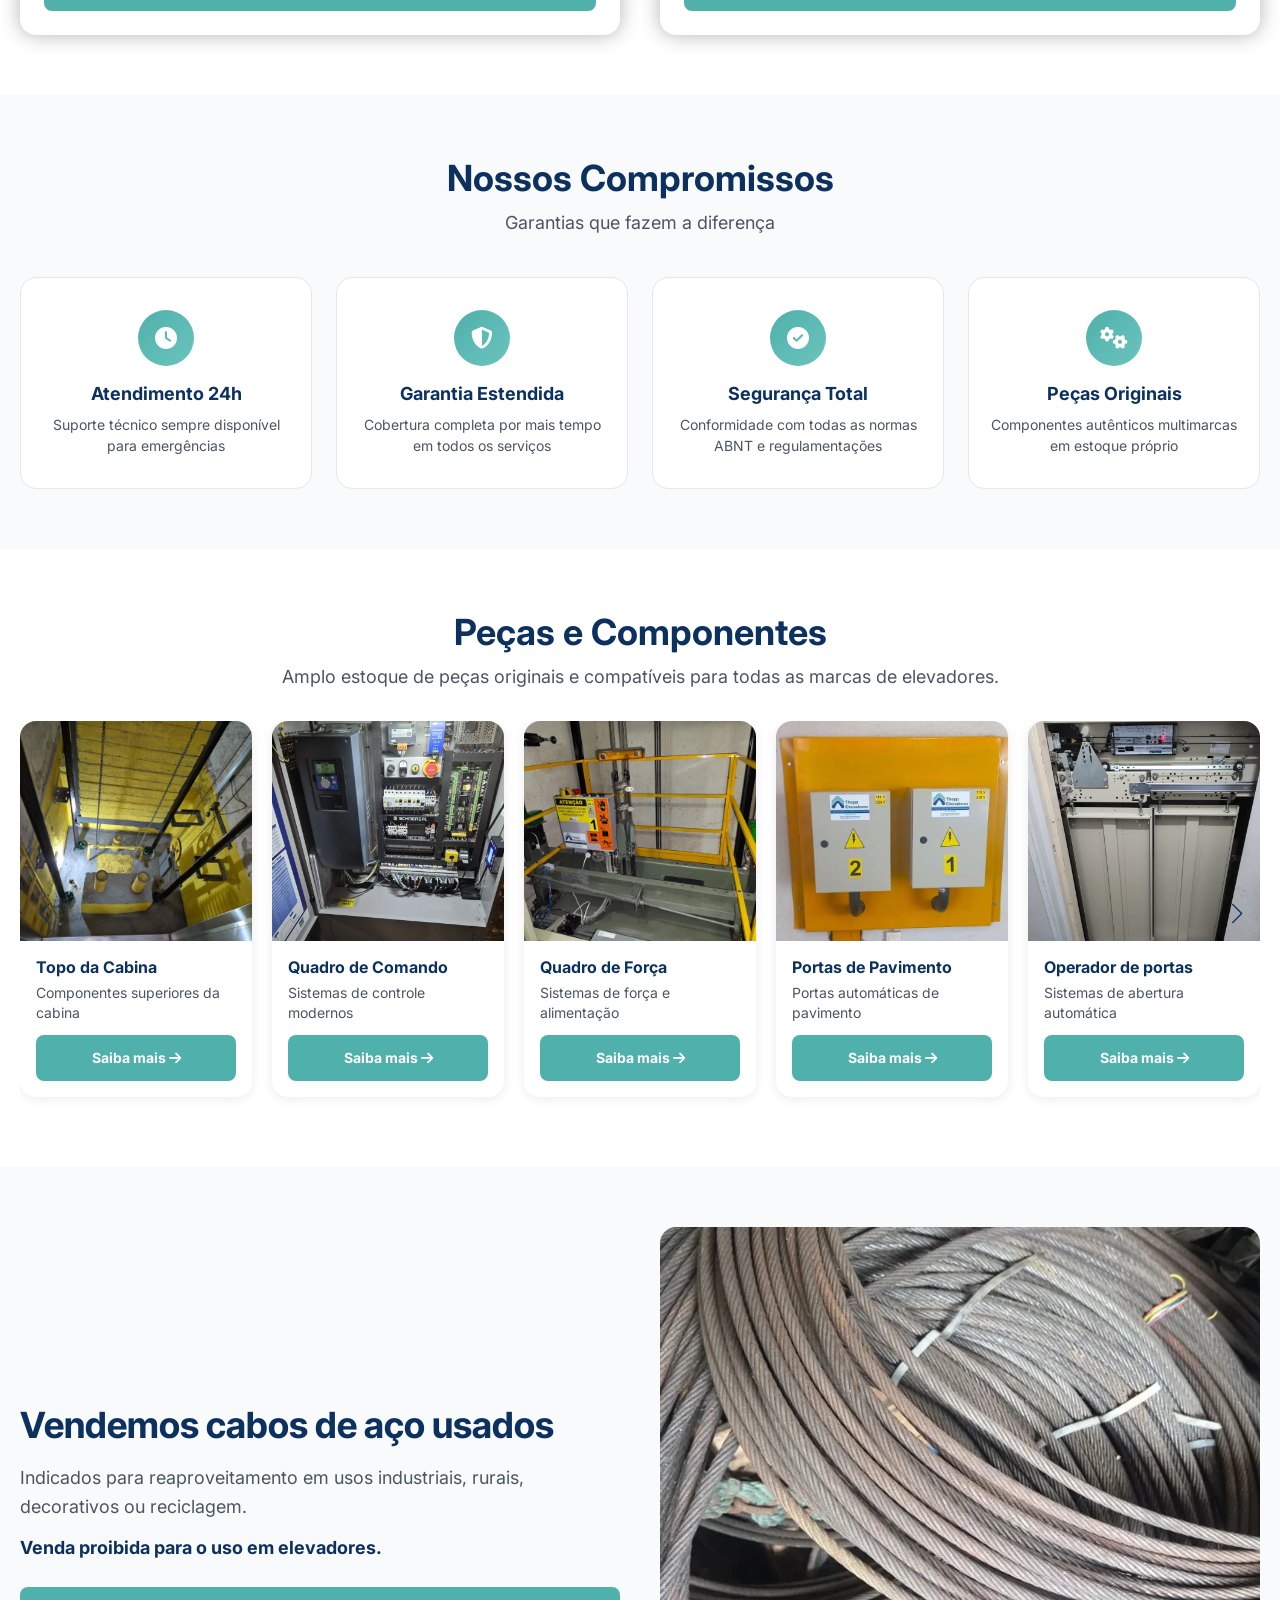
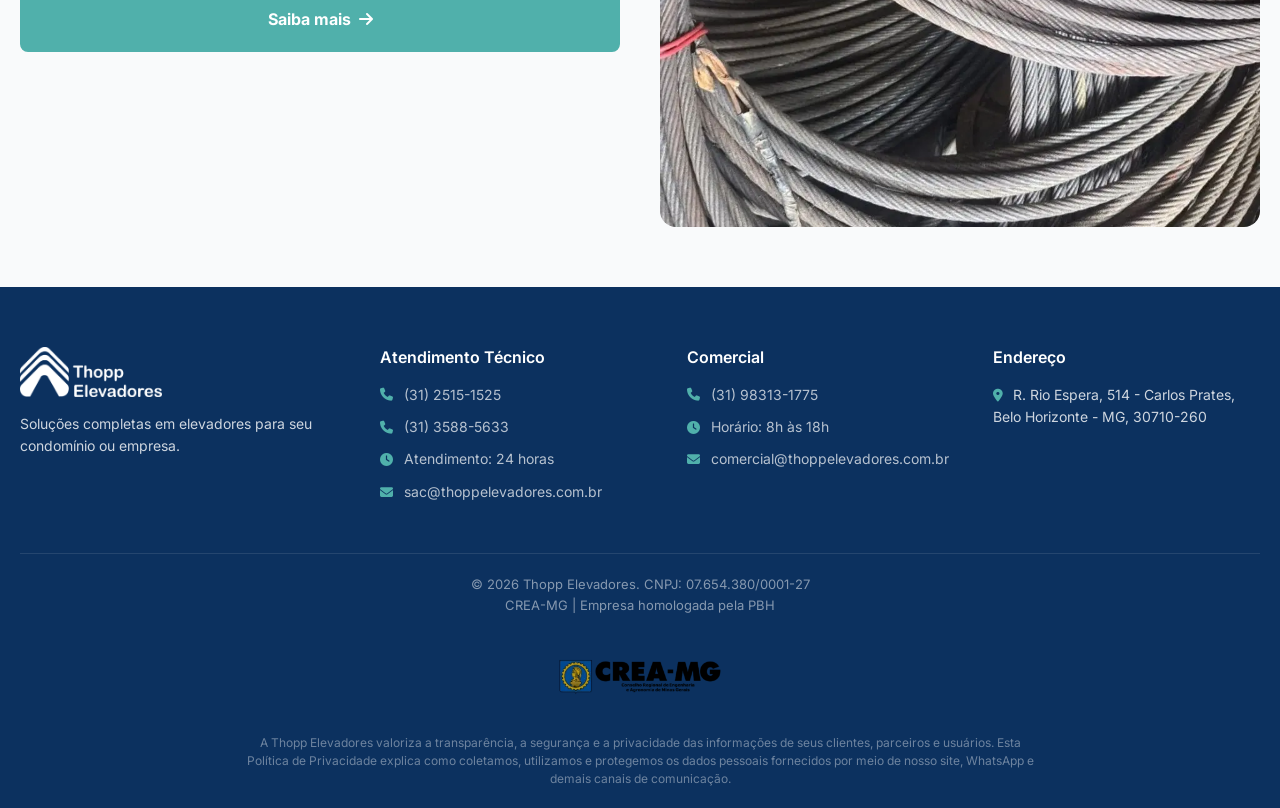
<file: nossos-servicos.html>
<!DOCTYPE html>
<html lang="pt-BR">
<head>
  <meta charset="UTF-8">
  <meta name="viewport" content="width=device-width, initial-scale=1.0">
  <title>Nossos Serviços | Thopp Elevadores</title>
  <meta name="description" content="Soluções completas em elevadores para seu condomínio ou empresa, com qualidade e segurança garantidas.">
  <link rel="icon" href="assets/images/logo.png" type="image/png">
  <link rel="preconnect" href="https://fonts.googleapis.com">
  <link rel="preconnect" href="https://fonts.gstatic.com" crossorigin>
  <link href="https://fonts.googleapis.com/css2?family=Inter+Tight:wght@400;600;700;800&family=Inter:wght@400;500;600;700;800&family=Roboto:wght@400;500;600;700&display=swap" rel="stylesheet">
  <link rel="stylesheet" href="https://cdnjs.cloudflare.com/ajax/libs/font-awesome/6.5.1/css/all.min.css">
  <link rel="stylesheet" href="https://cdn.jsdelivr.net/npm/swiper@11/swiper-bundle.min.css">
  <link rel="stylesheet" href="css/style.css">
</head>
<body>

  <!-- ====== HEADER ====== -->
  <header class="header header--solid" id="header">
    <nav class="header-nav">
      <div class="container header-nav-inner">
        <a href="index.html" class="logo">
          <img src="assets/images/logo.png" alt="Logo Thopp Elevadores">
        </a>
        <button class="menu-toggle" id="menu-toggle" aria-label="Abrir menu">
          <span></span><span></span><span></span>
        </button>
        <ul class="nav-menu" id="nav-menu">
          <li><a href="index.html">Início</a></li>
          <li><a href="nossos-servicos.html" class="active">Serviços</a></li>
          <li><a href="projetos-e-modernizacoes.html">Projetos e Modernizações</a></li>
          <li><a href="galeria.html">Galeria</a></li>
          <li><a href="trabalhe-conosco.html">Trabalhe Conosco</a></li>
        </ul>
      </div>
    </nav>
  </header>

  <!-- ====== HERO BANNER ====== -->
  <section class="page-hero" style="background-image: url('assets/images/hero-galeria.webp');">
    <div class="page-hero-overlay"></div>
    <div class="page-hero-content">
      <h1>Nossos Serviços</h1>
      <p>Soluções completas em elevadores para seu condomínio ou empresa, com qualidade e segurança garantidas.</p>
    </div>
  </section>

  <!-- ====== 4 CARDS DE SERVIÇOS ====== -->
  <section class="page-section bg-white">
    <div class="container">
      <div class="services-page-grid">
        <!-- Modernização -->
        <div class="service-page-card">
          <div class="card-image">
            <img src="assets/images/servico-modernizacao-page.webp" alt="Modernização de Elevadores">
            <div class="card-icon"><i class="fas fa-tools"></i></div>
          </div>
          <div class="card-body">
            <h3>Modernização de Elevadores</h3>
            <p>Atualize seu elevador com soluções modernas que elevam a segurança, a eficiência e o design. Inclui retrofit completo, substituição de quadros de comando, cabinas e sistemas de segurança.</p>
            <a href="https://api.whatsapp.com/send/?phone=5531983131775&text=Ol%C3%A1!+Gostaria+de+solicitar+um+or%C3%A7amento+de+moderniza%C3%A7%C3%A3o." class="btn-servico-full" target="_blank">Solicite seu orçamento <i class="fas fa-arrow-right"></i></a>
          </div>
        </div>
        <!-- Manutenção -->
        <div class="service-page-card">
          <div class="card-image">
            <img src="assets/images/servico-manutencao-page.webp" alt="Manutenção de Elevadores">
            <div class="card-icon"><i class="fas fa-tools"></i></div>
          </div>
          <div class="card-body">
            <h3>Manutenção de Elevadores</h3>
            <p>Garanta o funcionamento seguro e contínuo dos seus elevadores com inspeções periódicas, ajustes técnicos, testes de segurança e suporte 24/7 com peças originais e técnicos especializados.</p>
            <a href="https://api.whatsapp.com/send/?phone=5531983131775&text=Ol%C3%A1!+Gostaria+de+solicitar+um+or%C3%A7amento+de+manuten%C3%A7%C3%A3o." class="btn-servico-full" target="_blank">Solicite seu orçamento <i class="fas fa-arrow-right"></i></a>
          </div>
        </div>
        <!-- Fabricação -->
        <div class="service-page-card">
          <div class="card-image">
            <img src="assets/images/servico-fabricacao-page.webp" alt="Fabricação e Instalação">
            <div class="card-icon"><i class="fas fa-wheelchair"></i></div>
          </div>
          <div class="card-body">
            <h3>Fabricação e Instalação</h3>
            <p>Elevadores sob medida para o seu edifício, com tecnologia atualizada, conforto, acessibilidade e suporte especializado desde o projeto até a entrega.</p>
            <a href="https://api.whatsapp.com/send/?phone=5531983131775&text=Ol%C3%A1!+Gostaria+de+solicitar+um+or%C3%A7amento+de+fabrica%C3%A7%C3%A3o." class="btn-servico-full" target="_blank">Solicite seu orçamento <i class="fas fa-arrow-right"></i></a>
          </div>
        </div>
        <!-- Controle de Acesso -->
        <div class="service-page-card">
          <div class="card-image">
            <img src="assets/images/servico-controle-acesso.webp" alt="Controle de Acesso">
            <div class="card-icon"><i class="fas fa-tools"></i></div>
          </div>
          <div class="card-body">
            <h3>Controle de Acesso</h3>
            <p>Controle inteligente de acesso para elevadores, com senhas exclusivas, integração simples, monitoramento em tempo real e relatórios completos para máxima segurança.</p>
            <a href="https://api.whatsapp.com/send/?phone=5531983131775&text=Ol%C3%A1!+Gostaria+de+saber+mais+sobre+o+controle+de+acesso." class="btn-servico-full" target="_blank">Solicite seu orçamento <i class="fas fa-arrow-right"></i></a>
          </div>
        </div>
      </div>
    </div>
  </section>

  <!-- ====== NOSSOS COMPROMISSOS ====== -->
  <section class="page-section bg-light">
    <div class="container">
      <h2 class="section-title">Nossos Compromissos</h2>
      <p class="section-subtitle">Garantias que fazem a diferença</p>
      <div class="compromissos-grid">
        <div class="compromisso-card">
          <div class="compromisso-icon"><i class="fas fa-clock"></i></div>
          <h4>Atendimento 24h</h4>
          <p>Suporte técnico sempre disponível para emergências</p>
        </div>
        <div class="compromisso-card">
          <div class="compromisso-icon"><i class="fas fa-shield-alt"></i></div>
          <h4>Garantia Estendida</h4>
          <p>Cobertura completa por mais tempo em todos os serviços</p>
        </div>
        <div class="compromisso-card">
          <div class="compromisso-icon"><i class="fas fa-check-circle"></i></div>
          <h4>Segurança Total</h4>
          <p>Conformidade com todas as normas ABNT e regulamentações</p>
        </div>
        <div class="compromisso-card">
          <div class="compromisso-icon"><i class="fas fa-cogs"></i></div>
          <h4>Peças Originais</h4>
          <p>Componentes autênticos multimarcas em estoque próprio</p>
        </div>
      </div>
    </div>
  </section>

  <!-- ====== PEÇAS E COMPONENTES ====== -->
  <section class="page-section bg-white">
    <div class="container">
      <h2 class="section-title">Peças e Componentes</h2>
      <p class="section-subtitle">Amplo estoque de peças originais e compatíveis para todas as marcas de elevadores.</p>
      <div class="swiper pecas-swiper">
        <div class="swiper-wrapper">
          <div class="swiper-slide">
            <div class="peca-card">
              <img src="assets/images/peca-poco.webp" alt="Topo da Cabina">
              <div class="peca-body">
                <h4>Topo da Cabina</h4>
                <p>Componentes superiores da cabina</p>
                <a href="index.html#contato" class="btn-peca">Saiba mais <i class="fas fa-arrow-right"></i></a>
              </div>
            </div>
          </div>
          <div class="swiper-slide">
            <div class="peca-card">
              <img src="assets/images/peca-componente.webp" alt="Quadro de Comando">
              <div class="peca-body">
                <h4>Quadro de Comando</h4>
                <p>Sistemas de controle modernos</p>
                <a href="index.html#contato" class="btn-peca">Saiba mais <i class="fas fa-arrow-right"></i></a>
              </div>
            </div>
          </div>
          <div class="swiper-slide">
            <div class="peca-card">
              <img src="assets/images/peca-componente2.webp" alt="Quadro de Força">
              <div class="peca-body">
                <h4>Quadro de Força</h4>
                <p>Sistemas de força e alimentação</p>
                <a href="index.html#contato" class="btn-peca">Saiba mais <i class="fas fa-arrow-right"></i></a>
              </div>
            </div>
          </div>
          <div class="swiper-slide">
            <div class="peca-card">
              <img src="assets/images/peca-whatsapp.webp" alt="Portas de Pavimento">
              <div class="peca-body">
                <h4>Portas de Pavimento</h4>
                <p>Portas automáticas de pavimento</p>
                <a href="index.html#contato" class="btn-peca">Saiba mais <i class="fas fa-arrow-right"></i></a>
              </div>
            </div>
          </div>
          <div class="swiper-slide">
            <div class="peca-card">
              <img src="assets/images/peca-porta-dentro.webp" alt="Operador de Portas">
              <div class="peca-body">
                <h4>Operador de portas</h4>
                <p>Sistemas de abertura automática</p>
                <a href="index.html#contato" class="btn-peca">Saiba mais <i class="fas fa-arrow-right"></i></a>
              </div>
            </div>
          </div>
          <div class="swiper-slide">
            <div class="peca-card">
              <img src="assets/images/peca-maquina.webp" alt="Máquina de Tração">
              <div class="peca-body">
                <h4>Máquina de Tração</h4>
                <p>Motores de alta eficiência energética</p>
                <a href="index.html#contato" class="btn-peca">Saiba mais <i class="fas fa-arrow-right"></i></a>
              </div>
            </div>
          </div>
          <div class="swiper-slide">
            <div class="peca-card">
              <img src="assets/images/peca-porta.webp" alt="Fundo de Poço">
              <div class="peca-body">
                <h4>Fundo de Poço</h4>
                <p>Componentes de base do elevador</p>
                <a href="index.html#contato" class="btn-peca">Saiba mais <i class="fas fa-arrow-right"></i></a>
              </div>
            </div>
          </div>
          <div class="swiper-slide">
            <div class="peca-card">
              <img src="assets/images/peca-botoeira.webp" alt="Botoeira">
              <div class="peca-body">
                <h4>Botoeira</h4>
                <p>Botoeiras modernas e touchscreen</p>
                <a href="index.html#contato" class="btn-peca">Saiba mais <i class="fas fa-arrow-right"></i></a>
              </div>
            </div>
          </div>
          <div class="swiper-slide">
            <div class="peca-card">
              <img src="assets/images/peca-cabina.webp" alt="Cabina">
              <div class="peca-body">
                <h4>Cabina</h4>
                <p>Cabinas modernas e personalizadas</p>
                <a href="index.html#contato" class="btn-peca">Saiba mais <i class="fas fa-arrow-right"></i></a>
              </div>
            </div>
          </div>
        </div>
        <div class="swiper-button-prev pecas-prev"></div>
        <div class="swiper-button-next pecas-next"></div>
      </div>
    </div>
  </section>

  <!-- ====== VENDEMOS CABOS DE AÇO ====== -->
  <section class="page-section bg-light">
    <div class="container">
      <div class="cabos-grid">
        <div class="cabos-text">
          <h2>Vendemos cabos de aço usados</h2>
          <p>Indicados para reaproveitamento em usos industriais, rurais, decorativos ou reciclagem.</p>
          <p class="cabos-aviso">Venda proibida para o uso em elevadores.</p>
          <a href="https://api.whatsapp.com/send/?phone=5531983131775&text=Ol%C3%A1!+Gostaria+de+saber+sobre+os+cabos+de+a%C3%A7o." class="btn btn-primary btn-full" target="_blank">Saiba mais <i class="fas fa-arrow-right"></i></a>
        </div>
        <div class="cabos-img">
          <img src="assets/images/cabos-aco.webp" alt="Cabos de aço usados">
        </div>
      </div>
    </div>
  </section>

  <!-- ====== FOOTER ====== -->
  <footer class="footer" id="footer">
    <div class="container">
      <div class="footer-grid">
        <div class="footer-col">
          <img src="assets/images/logo-white.webp" alt="Thopp Elevadores" class="footer-logo">
          <p>Soluções completas em elevadores para seu condomínio ou empresa.</p>
        </div>
        <div class="footer-col">
          <h4>Atendimento Técnico</h4>
          <ul>
            <li><a href="tel:+553125151525"><i class="fas fa-phone"></i> (31) 2515-1525</a></li>
            <li><a href="tel:+553135885633"><i class="fas fa-phone"></i> (31) 3588-5633</a></li>
            <li><span><i class="fas fa-clock"></i> Atendimento: 24 horas</span></li>
            <li><a href="mailto:sac@thoppelevadores.com.br"><i class="fas fa-envelope"></i> sac@thoppelevadores.com.br</a></li>
          </ul>
        </div>
        <div class="footer-col">
          <h4>Comercial</h4>
          <ul>
            <li><a href="tel:+5531983131775"><i class="fas fa-phone"></i> (31) 98313-1775</a></li>
            <li><span><i class="fas fa-clock"></i> Horário: 8h às 18h</span></li>
            <li><a href="mailto:comercial@thoppelevadores.com.br"><i class="fas fa-envelope"></i> comercial@thoppelevadores.com.br</a></li>
          </ul>
        </div>
        <div class="footer-col">
          <h4>Endereço</h4>
          <p><i class="fas fa-map-marker-alt"></i> R. Rio Espera, 514 - Carlos Prates, Belo Horizonte - MG, 30710-260</p>
        </div>
      </div>
      <div class="footer-bottom">
        <p>&copy; 2026 Thopp Elevadores. CNPJ: 07.654.380/0001-27<br>CREA-MG | Empresa homologada pela PBH</p>
      </div>
      <div class="footer-crea">
        <img src="assets/images/crea-mg-logo.webp" alt="CREA-MG">
      </div>
      <div class="footer-privacy">
        <p>A Thopp Elevadores valoriza a transparência, a segurança e a privacidade das informações de seus clientes, parceiros e usuários. Esta Política de Privacidade explica como coletamos, utilizamos e protegemos os dados pessoais fornecidos por meio de nosso site, WhatsApp e demais canais de comunicação.</p>
      </div>
    </div>
  </footer>

  <!-- ====== SCROLL TO TOP ====== -->
  <a href="#" class="scroll-top" id="scroll-top" aria-label="Voltar ao topo">
    <i class="fas fa-arrow-up"></i>
  </a>

  <!-- ====== WHATSAPP FLOAT ====== -->
  <a href="https://api.whatsapp.com/send/?phone=5531983131775&text=Ol%C3%A1!+Gostaria+de+saber+mais+sobre+os+servi%C3%A7os+da+THOPP+Elevadores." class="whatsapp-float" target="_blank" aria-label="Abrir WhatsApp">
    <i class="fab fa-whatsapp"></i>
  </a>

  <script src="https://cdn.jsdelivr.net/npm/swiper@11/swiper-bundle.min.js"></script>
  <script src="js/subpage.js"></script>
  <script>
    // Peças carousel
    new Swiper('.pecas-swiper', {
      slidesPerView: 5,
      spaceBetween: 20,
      loop: true,
      navigation: {
        nextEl: '.pecas-next',
        prevEl: '.pecas-prev',
      },
      breakpoints: {
        0: { slidesPerView: 1, spaceBetween: 16 },
        480: { slidesPerView: 2, spaceBetween: 16 },
        768: { slidesPerView: 3, spaceBetween: 20 },
        1024: { slidesPerView: 5, spaceBetween: 20 },
      },
    });
  </script>
</body>
</html>
</file>
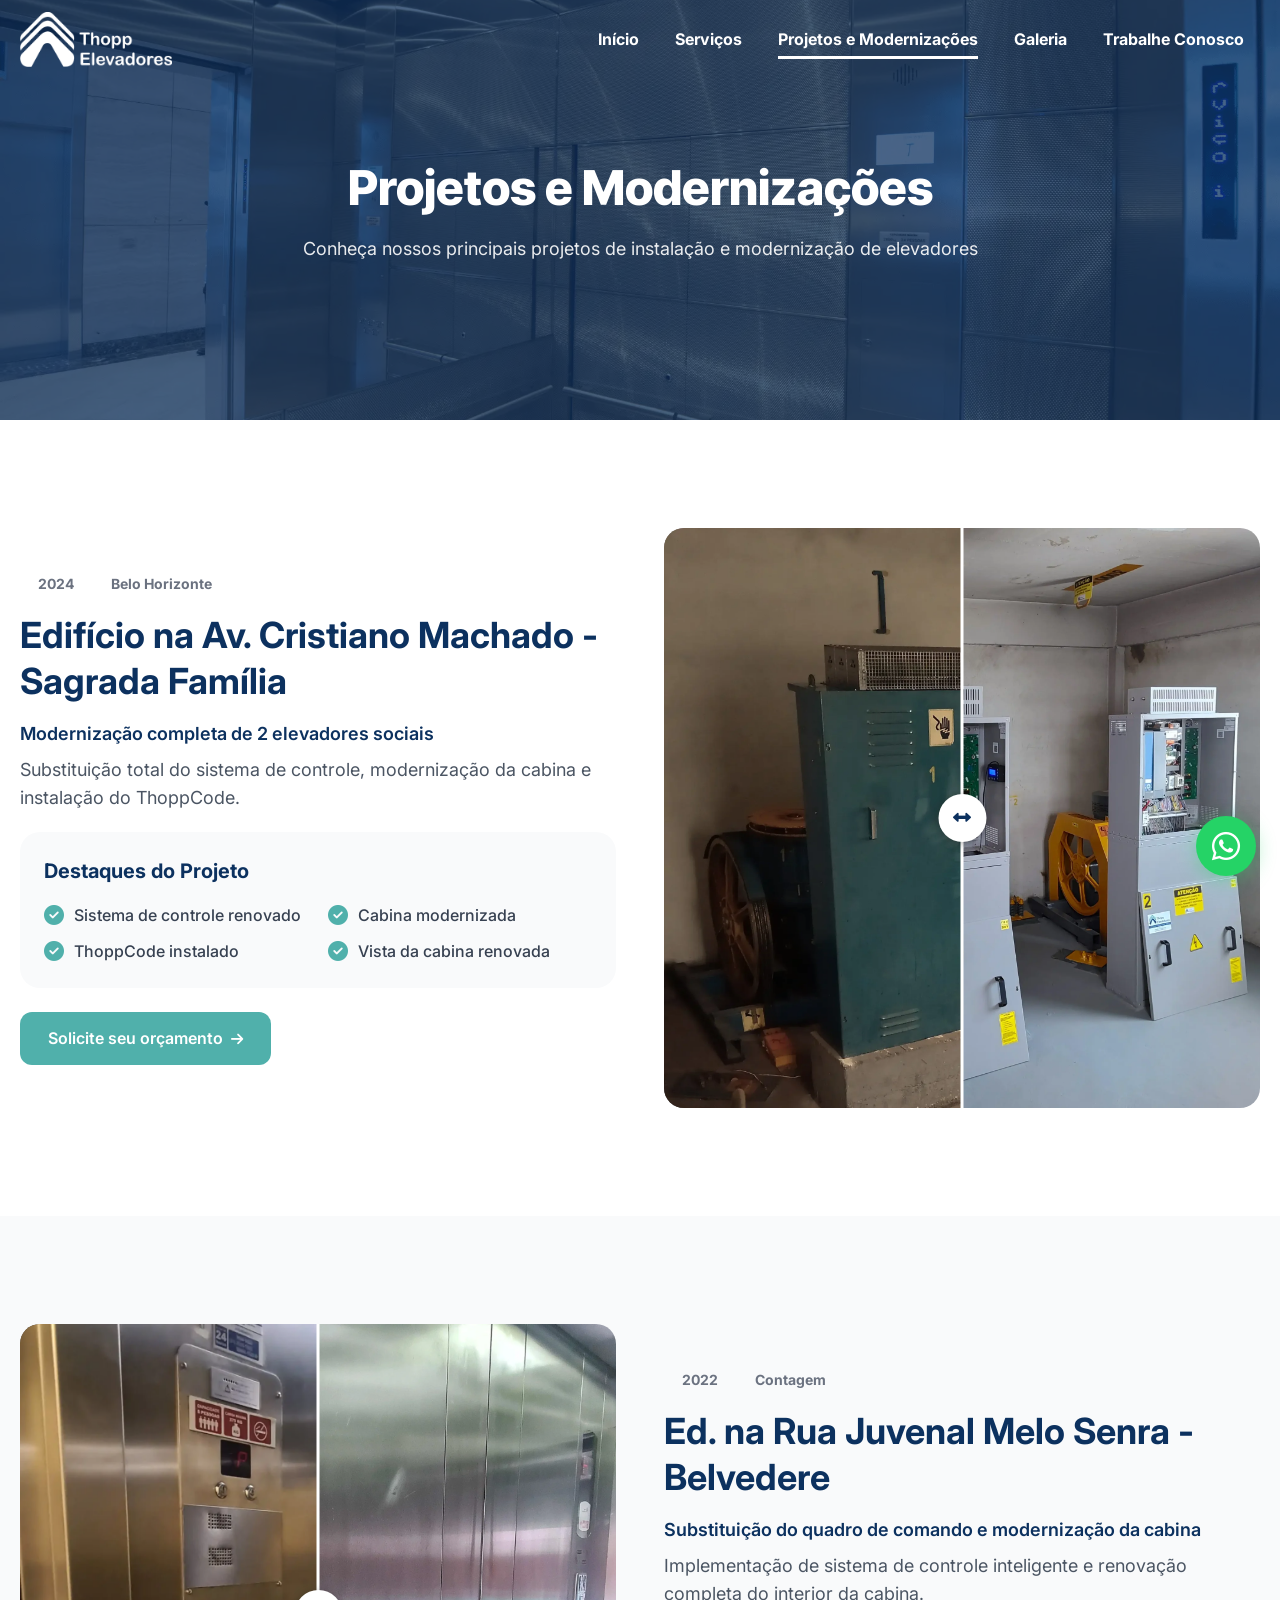
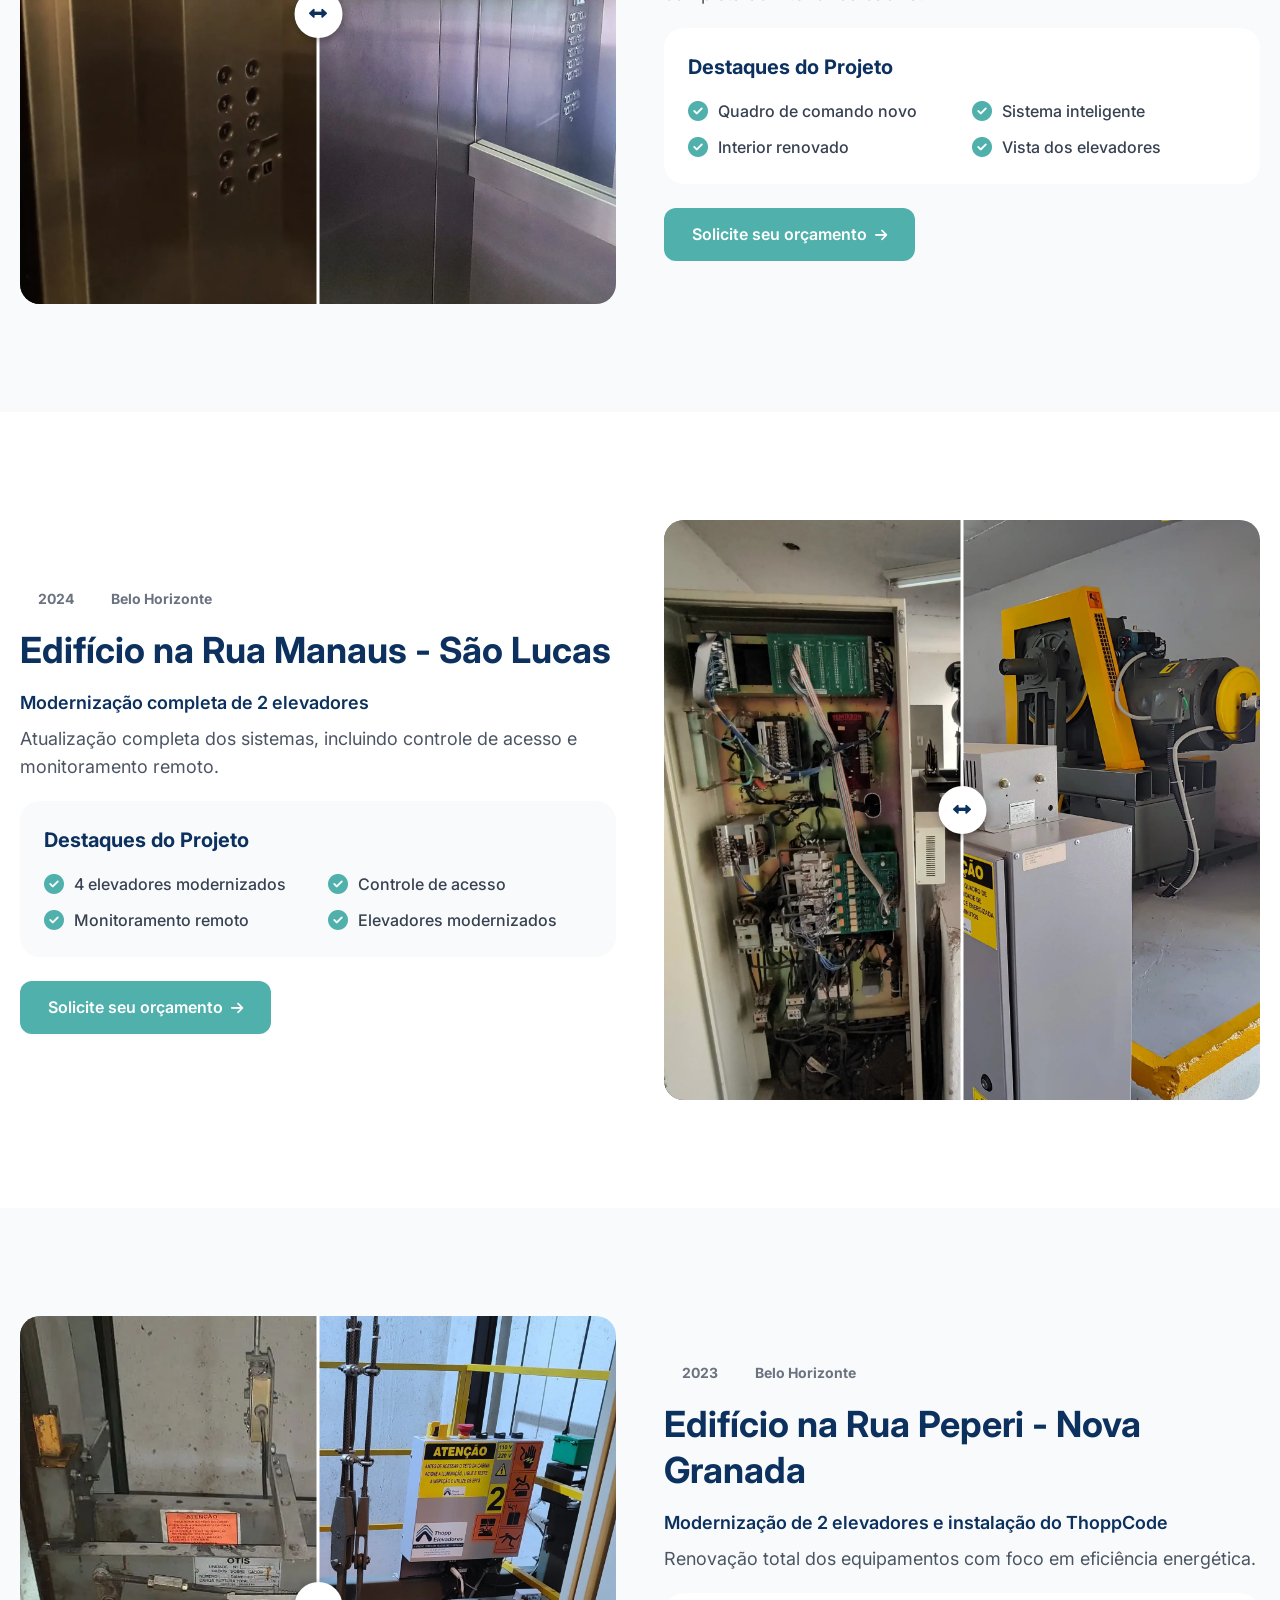
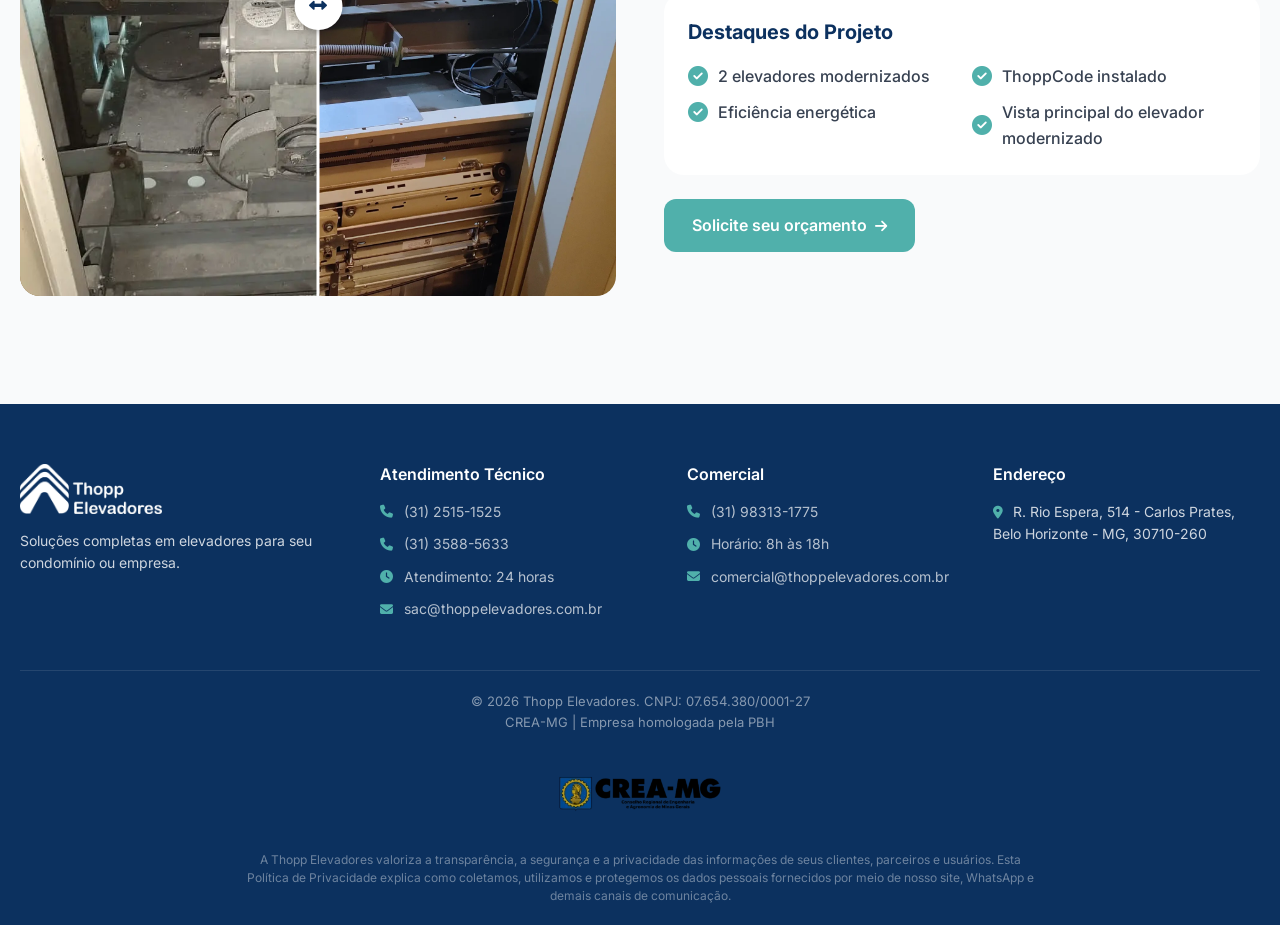
<file: projetos-e-modernizacoes.html>
<!DOCTYPE html>
<html lang="pt-BR">
<head>
  <meta charset="UTF-8">
  <meta name="viewport" content="width=device-width, initial-scale=1.0">
  <title>Projetos e Modernizações | Thopp Elevadores</title>
  <meta name="description" content="Conheça nossos principais projetos de instalação e modernização de elevadores em Belo Horizonte.">
  <link rel="icon" href="assets/images/logo.png" type="image/png">
  <link rel="preconnect" href="https://fonts.googleapis.com">
  <link rel="preconnect" href="https://fonts.gstatic.com" crossorigin>
  <link href="https://fonts.googleapis.com/css2?family=Inter+Tight:wght@400;600;700;800&family=Inter:wght@400;500;600;700;800&family=Roboto:wght@400;500;600;700&display=swap" rel="stylesheet">
  <link rel="stylesheet" href="https://cdnjs.cloudflare.com/ajax/libs/font-awesome/6.5.1/css/all.min.css">
  <link rel="stylesheet" href="css/style.css">
</head>
<body>

  <!-- ====== HEADER ====== -->
  <header class="header header--solid" id="header">
    <nav class="header-nav">
      <div class="container header-nav-inner">
        <a href="index.html" class="logo">
          <img src="assets/images/logo.png" alt="Logo Thopp Elevadores">
        </a>
        <button class="menu-toggle" id="menu-toggle" aria-label="Abrir menu">
          <span></span><span></span><span></span>
        </button>
        <ul class="nav-menu" id="nav-menu">
          <li><a href="index.html">Início</a></li>
          <li><a href="nossos-servicos.html">Serviços</a></li>
          <li><a href="projetos-e-modernizacoes.html" class="active">Projetos e Modernizações</a></li>
          <li><a href="galeria.html">Galeria</a></li>
          <li><a href="trabalhe-conosco.html">Trabalhe Conosco</a></li>
        </ul>
      </div>
    </nav>
  </header>

  <!-- ====== HERO BANNER ====== -->
  <section class="page-hero" style="background-image: url('assets/images/hero-projetos-original.webp');">
    <div class="page-hero-overlay"></div>
    <div class="page-hero-content">
      <h1>Projetos e Modernizações</h1>
      <p>Conheça nossos principais projetos de instalação e modernização de elevadores</p>
    </div>
  </section>

  <!-- ====== PROJETO 1 ====== -->
  <section class="page-section bg-white">
    <div class="container">
      <div class="project-entry">
        <div class="project-text">
          <div class="project-meta">
            <span><i class="fas fa-calendar-alt"></i> 2024</span>
            <span><i class="fas fa-map-marker-alt"></i> Belo Horizonte</span>
          </div>
          <h3>Edifício na Av. Cristiano Machado - Sagrada Família</h3>
          <p class="project-subtitle">Modernização completa de 2 elevadores sociais</p>
          <p>Substituição total do sistema de controle, modernização da cabina e instalação do ThoppCode.</p>
          <div class="project-highlights">
            <h4>Destaques do Projeto</h4>
            <div class="project-highlights-grid">
              <div class="project-highlights-col">
                <span><i class="fas fa-check-circle"></i> Sistema de controle renovado</span>
                <span><i class="fas fa-check-circle"></i> ThoppCode instalado</span>
              </div>
              <div class="project-highlights-col">
                <span><i class="fas fa-check-circle"></i> Cabina modernizada</span>
                <span><i class="fas fa-check-circle"></i> Vista da cabina renovada</span>
              </div>
            </div>
          </div>
          <a href="index.html#contato" class="btn-project-cta">Solicite seu orçamento <i class="fas fa-arrow-right"></i></a>
        </div>
        <div class="project-images">
          <div class="before-after-slider">
            <img src="assets/images/proj1-before.webp" alt="Antes - Sagrada Família" class="ba-before">
            <img src="assets/images/proj1-after.webp" alt="Depois - Sagrada Família" class="ba-after">
            <div class="ba-handle">
              <div class="ba-handle-circle">
                <i class="fas fa-arrows-alt-h"></i>
              </div>
            </div>
          </div>
        </div>
      </div>
    </div>
  </section>

  <!-- ====== PROJETO 2 ====== -->
  <section class="page-section bg-light">
    <div class="container">
      <div class="project-entry reverse">
        <div class="project-text">
          <div class="project-meta">
            <span><i class="fas fa-calendar-alt"></i> 2022</span>
            <span><i class="fas fa-map-marker-alt"></i> Contagem</span>
          </div>
          <h3>Ed. na Rua Juvenal Melo Senra - Belvedere</h3>
          <p class="project-subtitle">Substituição do quadro de comando e modernização da cabina</p>
          <p>Implementação de sistema de controle inteligente e renovação completa do interior da cabina.</p>
          <div class="project-highlights">
            <h4>Destaques do Projeto</h4>
            <div class="project-highlights-grid">
              <div class="project-highlights-col">
                <span><i class="fas fa-check-circle"></i> Quadro de comando novo</span>
                <span><i class="fas fa-check-circle"></i> Interior renovado</span>
              </div>
              <div class="project-highlights-col">
                <span><i class="fas fa-check-circle"></i> Sistema inteligente</span>
                <span><i class="fas fa-check-circle"></i> Vista dos elevadores</span>
              </div>
            </div>
          </div>
          <a href="index.html#contato" class="btn-project-cta">Solicite seu orçamento <i class="fas fa-arrow-right"></i></a>
        </div>
        <div class="project-images">
          <div class="before-after-slider">
            <img src="assets/images/proj2-before.webp" alt="Antes - Belvedere" class="ba-before">
            <img src="assets/images/proj2-after.webp" alt="Depois - Belvedere" class="ba-after">
            <div class="ba-handle">
              <div class="ba-handle-circle">
                <i class="fas fa-arrows-alt-h"></i>
              </div>
            </div>
          </div>
        </div>
      </div>
    </div>
  </section>

  <!-- ====== PROJETO 3 ====== -->
  <section class="page-section bg-white">
    <div class="container">
      <div class="project-entry">
        <div class="project-text">
          <div class="project-meta">
            <span><i class="fas fa-calendar-alt"></i> 2024</span>
            <span><i class="fas fa-map-marker-alt"></i> Belo Horizonte</span>
          </div>
          <h3>Edifício na Rua Manaus - São Lucas</h3>
          <p class="project-subtitle">Modernização completa de 2 elevadores</p>
          <p>Atualização completa dos sistemas, incluindo controle de acesso e monitoramento remoto.</p>
          <div class="project-highlights">
            <h4>Destaques do Projeto</h4>
            <div class="project-highlights-grid">
              <div class="project-highlights-col">
                <span><i class="fas fa-check-circle"></i> 4 elevadores modernizados</span>
                <span><i class="fas fa-check-circle"></i> Monitoramento remoto</span>
              </div>
              <div class="project-highlights-col">
                <span><i class="fas fa-check-circle"></i> Controle de acesso</span>
                <span><i class="fas fa-check-circle"></i> Elevadores modernizados</span>
              </div>
            </div>
          </div>
          <a href="index.html#contato" class="btn-project-cta">Solicite seu orçamento <i class="fas fa-arrow-right"></i></a>
        </div>
        <div class="project-images">
          <div class="before-after-slider">
            <img src="assets/images/proj3-before.webp" alt="Antes - São Lucas" class="ba-before">
            <img src="assets/images/proj3-after.webp" alt="Depois - São Lucas" class="ba-after">
            <div class="ba-handle">
              <div class="ba-handle-circle">
                <i class="fas fa-arrows-alt-h"></i>
              </div>
            </div>
          </div>
        </div>
      </div>
    </div>
  </section>

  <!-- ====== PROJETO 4 ====== -->
  <section class="page-section bg-light">
    <div class="container">
      <div class="project-entry reverse">
        <div class="project-text">
          <div class="project-meta">
            <span><i class="fas fa-calendar-alt"></i> 2023</span>
            <span><i class="fas fa-map-marker-alt"></i> Belo Horizonte</span>
          </div>
          <h3>Edifício na Rua Peperi - Nova Granada</h3>
          <p class="project-subtitle">Modernização de 2 elevadores e instalação do ThoppCode</p>
          <p>Renovação total dos equipamentos com foco em eficiência energética.</p>
          <div class="project-highlights">
            <h4>Destaques do Projeto</h4>
            <div class="project-highlights-grid">
              <div class="project-highlights-col">
                <span><i class="fas fa-check-circle"></i> 2 elevadores modernizados</span>
                <span><i class="fas fa-check-circle"></i> Eficiência energética</span>
              </div>
              <div class="project-highlights-col">
                <span><i class="fas fa-check-circle"></i> ThoppCode instalado</span>
                <span><i class="fas fa-check-circle"></i> Vista principal do elevador modernizado</span>
              </div>
            </div>
          </div>
          <a href="index.html#contato" class="btn-project-cta">Solicite seu orçamento <i class="fas fa-arrow-right"></i></a>
        </div>
        <div class="project-images">
          <div class="before-after-slider">
            <img src="assets/images/proj4-before.webp" alt="Antes - Nova Granada" class="ba-before">
            <img src="assets/images/proj4-after.webp" alt="Depois - Nova Granada" class="ba-after">
            <div class="ba-handle">
              <div class="ba-handle-circle">
                <i class="fas fa-arrows-alt-h"></i>
              </div>
            </div>
          </div>
        </div>
      </div>
    </div>
  </section>

  <!-- ====== FOOTER ====== -->
  <footer class="footer" id="footer">
    <div class="container">
      <div class="footer-grid">
        <div class="footer-col">
          <img src="assets/images/logo-white.webp" alt="Thopp Elevadores" class="footer-logo">
          <p>Soluções completas em elevadores para seu condomínio ou empresa.</p>
        </div>
        <div class="footer-col">
          <h4>Atendimento Técnico</h4>
          <ul>
            <li><a href="tel:+553125151525"><i class="fas fa-phone"></i> (31) 2515-1525</a></li>
            <li><a href="tel:+553135885633"><i class="fas fa-phone"></i> (31) 3588-5633</a></li>
            <li><span><i class="fas fa-clock"></i> Atendimento: 24 horas</span></li>
            <li><a href="mailto:sac@thoppelevadores.com.br"><i class="fas fa-envelope"></i> sac@thoppelevadores.com.br</a></li>
          </ul>
        </div>
        <div class="footer-col">
          <h4>Comercial</h4>
          <ul>
            <li><a href="tel:+5531983131775"><i class="fas fa-phone"></i> (31) 98313-1775</a></li>
            <li><span><i class="fas fa-clock"></i> Horário: 8h às 18h</span></li>
            <li><a href="mailto:comercial@thoppelevadores.com.br"><i class="fas fa-envelope"></i> comercial@thoppelevadores.com.br</a></li>
          </ul>
        </div>
        <div class="footer-col">
          <h4>Endereço</h4>
          <p><i class="fas fa-map-marker-alt"></i> R. Rio Espera, 514 - Carlos Prates, Belo Horizonte - MG, 30710-260</p>
        </div>
      </div>
      <div class="footer-bottom">
        <p>&copy; 2026 Thopp Elevadores. CNPJ: 07.654.380/0001-27<br>CREA-MG | Empresa homologada pela PBH</p>
      </div>
      <div class="footer-crea">
        <img src="assets/images/crea-mg-logo.webp" alt="CREA-MG">
      </div>
      <div class="footer-privacy">
        <p>A Thopp Elevadores valoriza a transparência, a segurança e a privacidade das informações de seus clientes, parceiros e usuários. Esta Política de Privacidade explica como coletamos, utilizamos e protegemos os dados pessoais fornecidos por meio de nosso site, WhatsApp e demais canais de comunicação.</p>
      </div>
    </div>
  </footer>

  <a href="#" class="scroll-top" id="scroll-top" aria-label="Voltar ao topo"><i class="fas fa-arrow-up"></i></a>
  <a href="https://api.whatsapp.com/send/?phone=5531983131775&text=Ol%C3%A1!+Gostaria+de+saber+mais+sobre+os+servi%C3%A7os+da+THOPP+Elevadores." class="whatsapp-float" target="_blank" aria-label="Abrir WhatsApp"><i class="fab fa-whatsapp"></i></a>

  <script src="js/subpage.js"></script>
  <script src="js/before-after.js"></script>
</body>
</html>
</file>
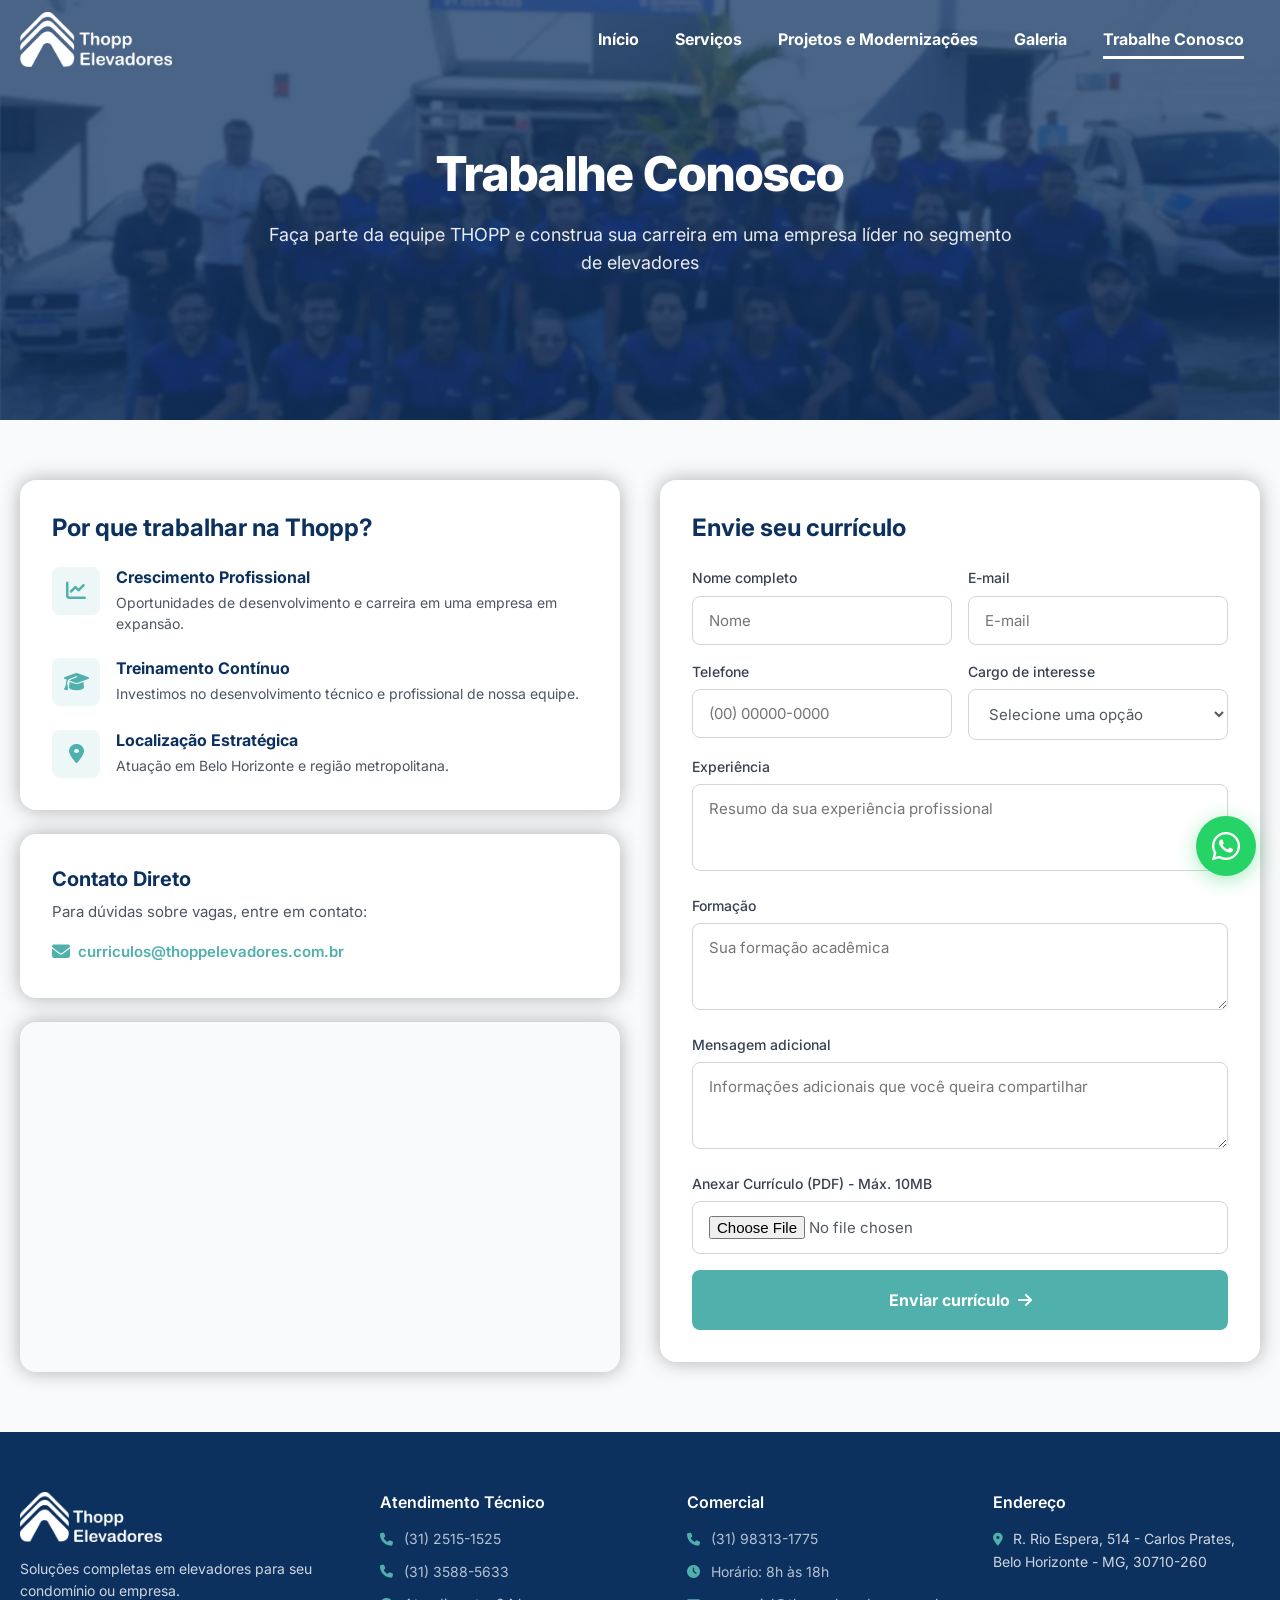
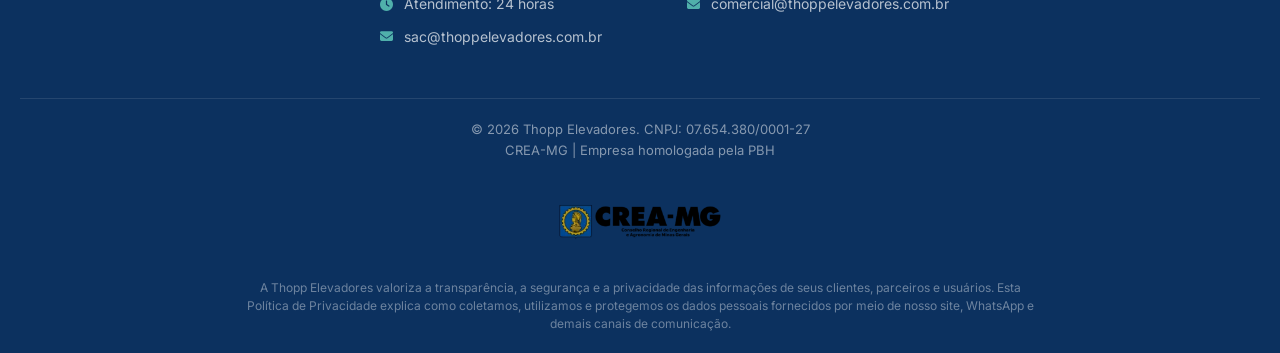
<file: trabalhe-conosco.html>
<!DOCTYPE html>
<html lang="pt-BR">
<head>
  <meta charset="UTF-8">
  <meta name="viewport" content="width=device-width, initial-scale=1.0">
  <title>Trabalhe Conosco | Thopp Elevadores</title>
  <meta name="description" content="Faça parte da equipe THOPP e construa sua carreira em uma empresa líder no segmento de elevadores.">
  <link rel="icon" href="assets/images/logo.png" type="image/png">
  <link rel="preconnect" href="https://fonts.googleapis.com">
  <link rel="preconnect" href="https://fonts.gstatic.com" crossorigin>
  <link href="https://fonts.googleapis.com/css2?family=Inter+Tight:wght@400;600;700;800&family=Inter:wght@400;500;600;700;800&family=Roboto:wght@400;500;600;700&display=swap" rel="stylesheet">
  <link rel="stylesheet" href="https://cdnjs.cloudflare.com/ajax/libs/font-awesome/6.5.1/css/all.min.css">
  <link rel="stylesheet" href="css/style.css">
</head>
<body>

  <!-- ====== HEADER ====== -->
  <header class="header header--solid" id="header">
    <nav class="header-nav">
      <div class="container header-nav-inner">
        <a href="index.html" class="logo">
          <img src="assets/images/logo.png" alt="Logo Thopp Elevadores">
        </a>
        <button class="menu-toggle" id="menu-toggle" aria-label="Abrir menu">
          <span></span><span></span><span></span>
        </button>
        <ul class="nav-menu" id="nav-menu">
          <li><a href="index.html">Início</a></li>
          <li><a href="nossos-servicos.html">Serviços</a></li>
          <li><a href="projetos-e-modernizacoes.html">Projetos e Modernizações</a></li>
          <li><a href="galeria.html">Galeria</a></li>
          <li><a href="trabalhe-conosco.html" class="active">Trabalhe Conosco</a></li>
        </ul>
      </div>
    </nav>
  </header>

  <!-- ====== HERO BANNER ====== -->
  <section class="page-hero" style="background-image: url('assets/images/hero-trabalhe-original.webp');">
    <div class="page-hero-overlay"></div>
    <div class="page-hero-content">
      <h1>Trabalhe Conosco</h1>
      <p>Faça parte da equipe THOPP e construa sua carreira em uma empresa líder no segmento de elevadores</p>
    </div>
  </section>

  <!-- ====== CONTEÚDO PRINCIPAL ====== -->
  <section class="page-section bg-light">
    <div class="container">
      <div class="trabalhe-grid">
        <!-- Coluna Esquerda: Benefícios + Contato + Mapa -->
        <div class="trabalhe-left">
          <!-- Benefícios -->
          <div class="trabalhe-beneficios">
            <h3>Por que trabalhar na Thopp?</h3>
            <div class="beneficio-item">
              <div class="beneficio-icon"><i class="fas fa-chart-line"></i></div>
              <div class="beneficio-text">
                <h4>Crescimento Profissional</h4>
                <p>Oportunidades de desenvolvimento e carreira em uma empresa em expansão.</p>
              </div>
            </div>
            <div class="beneficio-item">
              <div class="beneficio-icon"><i class="fas fa-graduation-cap"></i></div>
              <div class="beneficio-text">
                <h4>Treinamento Contínuo</h4>
                <p>Investimos no desenvolvimento técnico e profissional de nossa equipe.</p>
              </div>
            </div>
            <div class="beneficio-item">
              <div class="beneficio-icon"><i class="fas fa-map-marker-alt"></i></div>
              <div class="beneficio-text">
                <h4>Localização Estratégica</h4>
                <p>Atuação em Belo Horizonte e região metropolitana.</p>
              </div>
            </div>
          </div>

          <!-- Contato Direto -->
          <div class="contato-direto-card">
            <h3>Contato Direto</h3>
            <p>Para dúvidas sobre vagas, entre em contato:</p>
            <a href="mailto:curriculos@thoppelevadores.com.br" class="contato-email">
              <i class="fas fa-envelope"></i> curriculos@thoppelevadores.com.br
            </a>
          </div>

          <!-- Google Maps -->
          <div class="trabalhe-mapa">
            <iframe src="https://www.google.com/maps/embed?pb=!1m18!1m12!1m3!1d3751.1575452567035!2d-43.960488399999996!3d-19.9177648!2m3!1f0!2f0!3f0!3m2!1i1024!2i768!4f13.1!3m3!1m2!1s0xa6999414b3f699%3A0xbc54fbf1c8e108fa!2sThopp%20Elevadores!5e0!3m2!1spt-BR!2sbr" width="100%" height="350" style="border:0; border-radius: 16px;" allowfullscreen="" loading="lazy"></iframe>
          </div>
        </div>

        <!-- Coluna Direita: Formulário -->
        <div class="trabalhe-form-card">
          <h3>Envie seu currículo</h3>
          <form id="trabalhe-form">
            <div class="form-row">
              <div class="form-group">
                <label>Nome completo</label>
                <input type="text" placeholder="Nome" required>
              </div>
              <div class="form-group">
                <label>E-mail</label>
                <input type="email" placeholder="E-mail" required>
              </div>
            </div>
            <div class="form-row">
              <div class="form-group">
                <label>Telefone</label>
                <input type="tel" placeholder="(00) 00000-0000" required>
              </div>
              <div class="form-group">
                <label>Cargo de interesse</label>
                <select required>
                  <option value="" disabled selected>Selecione uma opção</option>
                  <option value="tecnico">Técnico em Elevadores</option>
                  <option value="engenheiro">Engenheiro</option>
                  <option value="vendedor">Vendedor</option>
                  <option value="auxiliar">Auxiliar Técnico</option>
                  <option value="administrativo">Administrativo</option>
                  <option value="outros">Outros</option>
                </select>
              </div>
            </div>
            <div class="form-group">
              <label>Experiência</label>
              <textarea placeholder="Resumo da sua experiência profissional" rows="3"></textarea>
            </div>
            <div class="form-group">
              <label>Formação</label>
              <textarea placeholder="Sua formação acadêmica" rows="3"></textarea>
            </div>
            <div class="form-group">
              <label>Mensagem adicional</label>
              <textarea placeholder="Informações adicionais que você queira compartilhar" rows="3"></textarea>
            </div>
            <div class="form-group">
              <label>Anexar Currículo (PDF) - Máx. 10MB</label>
              <input type="file" id="file-input" accept=".pdf" class="file-input-standard">
            </div>
            <button type="submit" class="btn btn-primary btn-full">Enviar currículo <i class="fas fa-arrow-right"></i></button>
          </form>
        </div>
      </div>
    </div>
  </section>

  <!-- ====== FOOTER ====== -->
  <footer class="footer" id="footer">
    <div class="container">
      <div class="footer-grid">
        <div class="footer-col">
          <img src="assets/images/logo-white.webp" alt="Thopp Elevadores" class="footer-logo">
          <p>Soluções completas em elevadores para seu condomínio ou empresa.</p>
        </div>
        <div class="footer-col">
          <h4>Atendimento Técnico</h4>
          <ul>
            <li><a href="tel:+553125151525"><i class="fas fa-phone"></i> (31) 2515-1525</a></li>
            <li><a href="tel:+553135885633"><i class="fas fa-phone"></i> (31) 3588-5633</a></li>
            <li><span><i class="fas fa-clock"></i> Atendimento: 24 horas</span></li>
            <li><a href="mailto:sac@thoppelevadores.com.br"><i class="fas fa-envelope"></i> sac@thoppelevadores.com.br</a></li>
          </ul>
        </div>
        <div class="footer-col">
          <h4>Comercial</h4>
          <ul>
            <li><a href="tel:+5531983131775"><i class="fas fa-phone"></i> (31) 98313-1775</a></li>
            <li><span><i class="fas fa-clock"></i> Horário: 8h às 18h</span></li>
            <li><a href="mailto:comercial@thoppelevadores.com.br"><i class="fas fa-envelope"></i> comercial@thoppelevadores.com.br</a></li>
          </ul>
        </div>
        <div class="footer-col">
          <h4>Endereço</h4>
          <p><i class="fas fa-map-marker-alt"></i> R. Rio Espera, 514 - Carlos Prates, Belo Horizonte - MG, 30710-260</p>
        </div>
      </div>
      <div class="footer-bottom">
        <p>&copy; 2026 Thopp Elevadores. CNPJ: 07.654.380/0001-27<br>CREA-MG | Empresa homologada pela PBH</p>
      </div>
      <div class="footer-crea">
        <img src="assets/images/crea-mg-logo.webp" alt="CREA-MG">
      </div>
      <div class="footer-privacy">
        <p>A Thopp Elevadores valoriza a transparência, a segurança e a privacidade das informações de seus clientes, parceiros e usuários. Esta Política de Privacidade explica como coletamos, utilizamos e protegemos os dados pessoais fornecidos por meio de nosso site, WhatsApp e demais canais de comunicação.</p>
      </div>
    </div>
  </footer>

  <a href="#" class="scroll-top" id="scroll-top" aria-label="Voltar ao topo"><i class="fas fa-arrow-up"></i></a>
  <a href="https://api.whatsapp.com/send/?phone=5531983131775&text=Ol%C3%A1!+Gostaria+de+saber+mais+sobre+os+servi%C3%A7os+da+THOPP+Elevadores." class="whatsapp-float" target="_blank" aria-label="Abrir WhatsApp"><i class="fab fa-whatsapp"></i></a>

  <script src="js/subpage.js"></script>
</body>
</html>
</file>
<file: css/style.css>
/* ====== RESET & BASE ====== */
*, *::before, *::after {
  margin: 0;
  padding: 0;
  box-sizing: border-box;
}

:root {
  --azul-escuro: #0C315F;
  --teal: #50B0AB;
  --teal-hover: #409490;
  --teal-highlight: #05adad;
  --azul-claro: #6EC1E4;
  --azul-link: #077CED;
  --azul-link-hover: #0B65BB;
  --cinza-texto: #54595F;
  --cinza-body: #4B5563;
  --cinza-label: #374151;
  --bg-cinza: #EEEEEE;
  --bg-branco: #F9FAFB;
  --branco: #FFFFFF;
  --card-transparent: rgba(255, 255, 255, 0.1);
  --card-border-transparent: rgba(255, 255, 255, 0.12);
  --teal-bg: rgba(80, 176, 171, 0.1);
  --blue-bg: rgba(7, 124, 237, 0.13);
  --sombra-card: 0px 0px 20px 0px rgba(0, 0, 0, 0.3);
  --radius: 8px;
  --radius-lg: 16px;
  --transition: all 0.3s ease;
}

html, body {
  margin: 0;
  padding: 0;
  border: 0;
}
html {
  scroll-behavior: smooth;
  scroll-padding-top: 80px;
  overflow-x: hidden;
  background: var(--azul-escuro);
}

body {
  font-family: 'Inter', 'Roboto', sans-serif;
  font-weight: 400;
  font-size: 16px;
  color: var(--cinza-body);
  line-height: 1.6;
  background: var(--branco);
  overflow-x: hidden;
}

.container {
  max-width: 1280px;
  margin: 0 auto;
  padding: 0 20px;
}

img {
  max-width: 100%;
  height: auto;
  display: block;
}

a {
  text-decoration: none;
  color: inherit;
  transition: var(--transition);
}

ul { list-style: none; }

h1, h2, h3, h4 {
  font-family: 'Inter', sans-serif;
  color: var(--azul-escuro);
  line-height: 1.3;
}

/* ====== SECTION TITLES ====== */
.section-title {
  font-size: 36px;
  font-weight: 700;
  line-height: 46px;
  text-align: center;
  color: var(--azul-escuro);
  margin-bottom: 8px;
}
.section-title.light { color: var(--branco); }

.section-subtitle {
  font-size: 18px;
  font-weight: 400;
  line-height: 28px;
  text-align: center;
  color: var(--cinza-body);
  max-width: 768px;
  margin: 0 auto 20px;
}
.section-subtitle.light { color: rgba(255,255,255,0.85); }

.section-cta { text-align: center; margin-top: 30px; }

.divider-teal {
  width: 80px;
  height: 4px;
  background: var(--teal);
  margin: 16px auto 20px;
  border-radius: 2px;
}

/* ====== BUTTONS ====== */
.btn {
  display: inline-flex;
  align-items: center;
  justify-content: center;
  gap: 8px;
  padding: 18px 32px;
  border-radius: var(--radius);
  font-family: 'Inter', sans-serif;
  font-size: 16px;
  font-weight: 700;
  cursor: pointer;
  border: 2px solid transparent;
  transition: var(--transition);
  text-align: center;
}
.btn-primary {
  background: var(--teal);
  color: var(--branco);
  border-color: var(--teal);
}
.btn-primary:hover {
  background: var(--teal-hover);
  border-color: var(--teal-hover);
}
.btn-outline {
  background: transparent;
  color: var(--branco);
  border-color: var(--branco);
}
.btn-outline:hover {
  background: var(--branco);
  color: var(--teal);
}
.btn-blue {
  display: inline-flex;
  align-items: center;
  gap: 8px;
  padding: 18px 32px;
  border-radius: var(--radius);
  font-family: 'Inter', sans-serif;
  font-size: 16px;
  font-weight: 700;
  background: var(--azul-link);
  color: var(--branco);
  border: 2px solid var(--azul-link);
  cursor: pointer;
  transition: var(--transition);
}
.btn-blue:hover {
  background: var(--azul-link-hover);
  border-color: var(--azul-link-hover);
}
.btn-full { width: 100%; }

.btn-servico {
  display: inline-flex;
  align-items: center;
  gap: 8px;
  padding: 16px 24px;
  background: var(--teal);
  color: var(--branco);
  border-radius: var(--radius);
  font-size: 16px;
  font-weight: 700;
  transition: var(--transition);
}
.btn-servico:hover {
  background: var(--teal-hover);
}

/* ====== ICON BOX INLINE ====== */
.icon-box-inline {
  display: flex;
  align-items: flex-start;
  gap: 15px;
}
.icon-box-inline.light h3,
.icon-box-inline.light h4 { color: var(--branco); }
.icon-box-inline.light p { color: rgba(255,255,255,0.85); }

.icon-box-icon {
  min-width: 48px;
  height: 48px;
  border-radius: var(--radius);
  display: flex;
  align-items: center;
  justify-content: center;
  flex-shrink: 0;
}
.icon-box-icon i { font-size: 24px; }
.icon-box-icon.teal-bg {
  background: var(--teal-bg);
}
.icon-box-icon.teal-bg i { color: var(--teal); }
.icon-box-icon.white-bg {
  background: var(--teal-bg);
  border-radius: 50%;
  min-width: 56px;
  height: 56px;
}
.icon-box-icon.white-bg i { color: var(--branco); font-size: 32px; }
.icon-box-icon.white-transparent-bg {
  background: var(--teal);
  border-radius: 12px;
  min-width: 48px;
  height: 48px;
}
.icon-box-icon.white-transparent-bg i { color: var(--branco); }
.icon-box-icon.white-transparent-bg svg { stroke: var(--branco); }
.icon-box-icon.blue-bg {
  background: var(--azul-link);
}
.icon-box-icon.blue-bg i { color: var(--branco); font-size: 20px; }
.icon-box-icon.blue-light-bg {
  background: var(--blue-bg);
}
.icon-box-icon.blue-light-bg i { color: var(--azul-link); }

.icon-box-text h3 {
  font-size: 20px;
  font-weight: 700;
  margin-bottom: 4px;
}
.icon-box-text h4 {
  font-size: 16px;
  font-weight: 700;
  margin-bottom: 4px;
}
.icon-box-text p {
  font-size: 16px;
  line-height: 1.5;
  color: var(--cinza-body);
}

/* ====== COOKIE BANNER ====== */
.cookie-banner {
  position: fixed;
  bottom: 0;
  left: 0;
  right: 0;
  background: var(--azul-escuro);
  color: var(--branco);
  padding: 20px 0;
  z-index: 10000;
  transition: transform 0.5s ease;
}
.cookie-banner.hidden { transform: translateY(100%); }
.cookie-content {
  display: flex;
  align-items: center;
  gap: 24px;
  flex-wrap: wrap;
}
.cookie-content p { flex: 1; font-size: 14px; min-width: 280px; }
.cookie-buttons { display: flex; gap: 12px; }
.btn-cookie-reject {
  padding: 10px 20px;
  background: transparent;
  color: var(--branco);
  border: 1px solid rgba(255,255,255,0.3);
  border-radius: var(--radius);
  cursor: pointer;
  font-size: 14px;
  transition: var(--transition);
}
.btn-cookie-reject:hover { border-color: var(--branco); }
.btn-cookie-accept {
  padding: 10px 20px;
  background: var(--teal);
  color: var(--branco);
  border: none;
  border-radius: var(--radius);
  cursor: pointer;
  font-size: 14px;
  font-weight: 600;
  transition: var(--transition);
}
.btn-cookie-accept:hover { background: var(--teal-hover); }

/* ====== HEADER ====== */
.header {
  position: fixed;
  top: 0;
  left: 0;
  right: 0;
  z-index: 9999;
  transition: background 0.3s ease, box-shadow 0.3s ease;
}

/* Header no topo (transparente sobre o hero) */
.header--transparent {
  background: transparent;
  box-shadow: none;
}
.header--transparent .header-nav {
  background: transparent;
}
.header--transparent .nav-menu li a {
  color: var(--branco);
}
.header--transparent .nav-menu li a:hover,
.header--transparent .nav-menu li a.active {
  color: var(--branco);
}
.header--transparent .logo img {
  filter: brightness(0) invert(1);
}

/* Header scrollado (fundo branco) */
.header--scrolled {
  background: var(--branco);
  box-shadow: 0 2px 10px rgba(0,0,0,0.1);
}
.header--scrolled .header-top { display: none; }

.header-top {
  background: var(--azul-escuro);
  padding: 12px 0;
}
.header-top-inner {
  display: flex;
  align-items: center;
  justify-content: space-between;
}
.header-top-left {
  display: flex;
  align-items: center;
  gap: 24px;
}
.header-top-right {
  display: flex;
  align-items: center;
}
.header-top a,
.header-top span {
  color: var(--branco);
  font-size: 14px;
  font-weight: 400;
  display: flex;
  align-items: center;
  gap: 6px;
  white-space: nowrap;
}
.header-top a:hover { opacity: 0.8; }
.header-top i { font-size: 12px; }

.header-nav { padding: 12px 0; }
.header-nav-inner {
  display: flex;
  align-items: center;
  justify-content: space-between;
}
.logo img { height: 55px; width: auto; }
.nav-menu {
  display: flex;
  align-items: center;
  gap: 4px;
}
.nav-menu li a {
  padding: 10px 16px;
  font-size: 16px;
  font-weight: 700;
  color: var(--azul-escuro);
  border-radius: 0;
  transition: var(--transition);
  position: relative;
}
.nav-menu li a::after {
  content: '';
  position: absolute;
  bottom: 0;
  left: 16px;
  right: 16px;
  height: 3px;
  background: var(--teal);
  transform: scaleX(0);
  transition: transform 0.3s ease;
}
.nav-menu li a:hover { color: var(--teal); }
.nav-menu li a.active { color: var(--teal); }
.nav-menu li a:hover::after,
.nav-menu li a.active::after { transform: scaleX(1); }

.menu-toggle {
  display: none;
  flex-direction: column;
  gap: 5px;
  background: none;
  border: none;
  cursor: pointer;
  padding: 8px;
}
.menu-toggle span {
  display: block;
  width: 28px;
  height: 3px;
  background: var(--azul-escuro);
  border-radius: 3px;
  transition: var(--transition);
}
.header--transparent .menu-toggle span {
  background: var(--branco);
}
.menu-toggle.active span:nth-child(1) { transform: rotate(45deg) translate(5px, 6px); }
.menu-toggle.active span:nth-child(2) { opacity: 0; }
.menu-toggle.active span:nth-child(3) { transform: rotate(-45deg) translate(5px, -6px); }

/* ====== HERO ====== */
.hero {
  position: relative;
  height: 88vh;
  min-height: 600px;
  max-height: 850px;
  display: flex;
  align-items: center;
  justify-content: center;
  overflow: hidden;
  /* Fallback background image - always visible behind video */
  background: var(--azul-escuro) url('../assets/images/hero-bg.jpg') center/cover no-repeat;
}
.hero-video-wrapper {
  position: absolute;
  inset: 0;
  z-index: 0;
  overflow: hidden;
}
/* YouTube API replaces the div WITH an iframe (same element) */
.hero-video-wrapper iframe,
#hero-video-bg {
  position: absolute;
  top: 50%;
  left: 50%;
  width: 177.78vh; /* 16:9 ratio */
  height: 100vh;
  min-width: 100%;
  min-height: 56.25vw; /* 16:9 ratio */
  transform: translate(-50%, -50%);
  pointer-events: none;
  border: 0;
}
.hero-overlay {
  position: absolute;
  inset: 0;
  background: var(--azul-escuro);
  opacity: 0.45;
  z-index: 1;
}
.hero-content {
  position: relative;
  z-index: 2;
  text-align: center;
  max-width: 768px;
  padding: 0 20px;
}
.hero-content h1, .hero-content h2 {
  font-family: 'Inter Tight', sans-serif;
  font-size: 60px;
  font-weight: 800;
  line-height: 65px;
  color: var(--branco);
  margin-bottom: 20px;
  text-shadow: 0 2px 20px rgba(0,0,0,0.3);
}
.hero-content h1, .hero-content h2 span { color: var(--teal-highlight); }
.hero-content p {
  font-size: 24px;
  font-weight: 400;
  line-height: 34px;
  color: var(--branco);
  margin-bottom: 32px;
  text-shadow: 0 1px 10px rgba(0,0,0,0.2);
}
.hero-buttons {
  display: flex;
  gap: 16px;
  justify-content: center;
  flex-wrap: wrap;
}

/* ====== CONHEÇA NOSSO TRABALHO ====== */
.conheca {
  padding: 60px 0;
  background: var(--branco);
}
.conheca-grid {
  display: grid;
  grid-template-columns: repeat(2, 1fr);
  gap: 40px;
  margin-top: 20px;
}
.video-embed {
  position: relative;
  padding-bottom: 56.25%;
  border-radius: var(--radius-lg);
  overflow: hidden;
}
.video-embed iframe {
  position: absolute;
  top: 0;
  left: 0;
  width: 100%;
  height: 100%;
}
.conheca-cards {
  display: flex;
  flex-direction: column;
  gap: 40px;
  justify-content: center;
}

/* ====== CLIENTES ====== */
.clientes {
  padding: 60px 0;
  background: var(--bg-cinza);
}
.clientes-swiper {
  margin-top: 20px;
}
.clientes-swiper .swiper-wrapper {
  transition-timing-function: linear !important;
}
.clientes-swiper .swiper-slide {
  display: flex;
  align-items: center;
  justify-content: center;
  height: 80px;
}
.clientes-swiper .swiper-slide img {
  max-height: 70px;
  max-width: 120px;
  object-fit: contain;
  border-radius: var(--radius);
}

/* ====== SOBRE (FUNDO ESCURO) ====== */
/* Sobre info - white background */
/* Sobre - dark background with city */
.sobre {
  position: relative;
  padding: 60px 0;
  background: url('../assets/images/bg-cidade.webp') center/cover no-repeat;
}
.sobre-overlay {
  position: absolute;
  inset: 0;
  background: var(--azul-escuro);
  opacity: 0.5;
}
.sobre-inner { position: relative; z-index: 2; }
.sobre-grid {
  display: grid;
  grid-template-columns: 1fr 1fr;
  gap: 48px;
  align-items: center;
}
.sobre-left h2 {
  font-family: 'Inter', sans-serif;
  font-size: 36px;
  font-weight: 700;
  line-height: 46px;
  color: var(--branco);
  margin-bottom: 16px;
}
.sobre-left > p {
  font-size: 18px;
  color: rgba(255,255,255,0.85);
  margin-bottom: 24px;
  line-height: 28px;
}
.sobre-left .icon-box-text h3 {
  font-size: 24px;
  font-weight: 700;
  color: var(--branco);
}
.sobre-left .icon-box-text p {
  color: rgba(255,255,255,0.8);
}
.sobre-right img {
  border-radius: var(--radius-lg);
  width: 100%;
}

/* Sobre - services carousel */
.sobre-servicos-wrapper {
  margin-top: 40px;
  position: relative;
  display: flex;
  align-items: center;
  gap: 10px;
}
.sobre-servicos-swiper {
  overflow: hidden;
  flex: 1;
  min-width: 0;
}
.sobre-servicos-swiper .swiper-slide {
  height: auto;
}
.sobre-servico-card {
  background: rgba(255,255,255,0.12);
  backdrop-filter: blur(12px);
  -webkit-backdrop-filter: blur(12px);
  border: 1px solid rgba(255,255,255,0.15);
  border-radius: var(--radius-lg);
  padding: 28px;
  height: 100%;
  display: flex;
  flex-direction: column;
}
.sobre-servico-card .icon-box-icon {
  margin-bottom: 12px;
}
.sobre-servico-card h4 {
  font-size: 20px;
  font-weight: 700;
  color: var(--branco);
  margin-bottom: 8px;
}
.sobre-servico-card p {
  font-size: 16px;
  color: rgba(255,255,255,0.85);
  line-height: 1.5;
}
.sobre-prev, .sobre-next {
  color: var(--branco) !important;
  width: 40px;
  height: 40px;
  position: static;
  flex-shrink: 0;
}
.sobre-prev::after, .sobre-next::after { font-size: 20px !important; }

/* ====== SERVIÇOS ====== */
.servicos {
  padding: 60px 0;
  background: var(--bg-cinza);
}
.servicos-grid {
  display: grid;
  grid-template-columns: repeat(4, 1fr);
  gap: 30px;
  margin-top: 20px;
  margin-bottom: 40px;
}
.servico-card {
  background: var(--branco);
  border-radius: var(--radius-lg);
  overflow: hidden;
  box-shadow: var(--sombra-card);
  transition: var(--transition);
  display: flex;
  flex-direction: column;
}
.servico-card:hover {
  transform: translateY(-6px);
  box-shadow: 0 10px 40px rgba(0,0,0,0.2);
}
.servico-img {
  height: 230px;
  overflow: hidden;
}
.servico-img img {
  width: 100%;
  height: 100%;
  object-fit: cover;
  transition: transform 0.5s ease;
}
.servico-card:hover .servico-img img { transform: scale(1.05); }
.servico-body {
  padding: 24px;
  display: flex;
  flex-direction: column;
  flex-grow: 1;
}
.servico-body .btn-servico {
  margin-top: 18px;
  width: 100%;
  justify-content: center;
}
.servico-body h3 {
  font-size: 20px;
  font-weight: 700;
  color: var(--azul-escuro);
  margin-bottom: 10px;
}
.servico-body p {
  font-size: 16px;
  color: var(--cinza-body);
  margin-bottom: 0;
  line-height: 1.5;
  flex-grow: 1;
}

/* CTA Emergência */
.cta-emergencia {
  position: relative;
  border-radius: var(--radius-lg);
  overflow: hidden;
  background: linear-gradient(135deg, var(--azul-escuro) 0%, #1A4478 100%);
}
.cta-emergencia-overlay {
  position: absolute;
  inset: 0;
  background: linear-gradient(135deg, var(--azul-escuro) 0%, #1A4478 100%);
  opacity: 0.95;
}
.cta-emergencia-content {
  position: relative;
  z-index: 2;
  text-align: center;
  padding: 32px;
}
.cta-emergencia-content h3 {
  font-size: 24px;
  font-weight: 700;
  color: var(--branco);
  margin-bottom: 8px;
}
.cta-emergencia-content p {
  font-size: 16px;
  color: rgba(255,255,255,0.85);
  margin-bottom: 20px;
}

/* ====== DIFERENCIAIS ====== */
.diferenciais {
  padding: 80px 0;
  background: var(--branco);
}
.diferenciais .container {
  display: grid;
  grid-template-columns: 1fr 1fr;
  gap: 40px;
  align-items: center;
}
.diferenciais-left h2 {
  font-size: 36px;
  font-weight: 700;
  color: var(--azul-escuro);
  margin-bottom: 16px;
}
.diferenciais-desc {
  font-size: 18px;
  color: var(--cinza-body);
  margin-bottom: 24px;
  line-height: 28px;
}
.diferenciais-card-wrapper {
  position: relative;
  margin-bottom: 24px;
}
.diferenciais-cards {
  padding: 16px 0;
  position: relative;
  min-height: 120px;
}
.diferenciais-cards .icon-box-inline {
  display: flex;
  align-items: flex-start;
  gap: 15px;
  transition: opacity 0.4s ease, transform 0.4s ease;
  position: absolute;
  top: 16px;
  left: 0;
  right: 0;
}
.diferenciais-card-wrapper .dif-prev,
.diferenciais-card-wrapper .dif-next {
  position: absolute;
  top: 50%;
  transform: translateY(-50%);
  background: none;
  border: none;
  cursor: pointer;
  color: var(--azul-escuro);
  font-size: 28px;
  z-index: 10;
  padding: 0;
}
.diferenciais-card-wrapper .dif-prev { left: -35px; }
.diferenciais-card-wrapper .dif-next { right: -35px; }
.diferenciais-card-wrapper .dif-prev:hover,
.diferenciais-card-wrapper .dif-next:hover { color: var(--teal); }
.diferenciais-right img {
  border-radius: 16px;
  width: 100%;
  box-shadow: 0 0 20px rgba(0,0,0,0.2);
}

/* ====== PROJETOS ====== */
.projetos {
  padding: 60px 0;
  background: var(--bg-cinza);
}
.projetos-swiper {
  margin-top: 30px;
}
.projetos-swiper .swiper-wrapper {
  transition-timing-function: linear;
}
.projetos-swiper .swiper-slide img {
  width: 100%;
  height: 400px;
  object-fit: cover;
  border-radius: 16px;
}

/* ====== THOPP CODE ====== */
.thoppcode {
  position: relative;
  padding: 60px 0;
  background: var(--azul-escuro);
}
.thoppcode-overlay {
  position: absolute;
  inset: 0;
  background: var(--azul-escuro);
  opacity: 0.97;
}
.thoppcode-inner { position: relative; z-index: 2; }
.thoppcode-grid {
  display: grid;
  grid-template-columns: repeat(2, 1fr);
  gap: 40px;
  align-items: center;
}
.thoppcode-left img {
  border-radius: var(--radius-lg);
  width: 100%;
}
.thoppcode-title-mobile { display: none; }
.thoppcode-title-desktop {
  font-size: 36px;
  font-weight: 700;
  color: var(--bg-branco);
  margin-bottom: 12px;
}
.thoppcode-desc {
  font-size: 18px;
  color: var(--branco);
  margin-bottom: 24px;
  line-height: 28px;
}
.thoppcode-features-grid {
  display: grid;
  grid-template-columns: repeat(2, 1fr);
  gap: 20px;
  margin-bottom: 24px;
}
.thoppcode-features-grid .icon-box-icon {
  min-width: 40px;
  height: 40px;
}
.thoppcode-features-grid .icon-box-text h4 { color: var(--branco); }
.thoppcode-features-grid .icon-box-text p {
  font-size: 14px;
  color: rgba(255,255,255,0.8);
}

/* Thopp Code Banner */
.thoppcode-banner {
  background: rgba(255,255,255,0.1);
  border-radius: var(--radius-lg);
  padding: 24px;
  margin-top: 30px;
  text-align: center;
}
.thoppcode-banner h3 {
  font-size: 24px;
  font-weight: 700;
  color: var(--branco);
  margin-bottom: 4px;
}
.thoppcode-banner p {
  font-size: 16px;
  color: rgba(255,255,255,0.85);
}

/* ====== FORNECEDORES ====== */
.fornecedores {
  padding: 60px 0;
  background: var(--branco);
}
.fornecedores-swiper { margin-top: 20px; overflow: hidden; }
.fornecedores-swiper .swiper-wrapper {
  transition-timing-function: linear !important;
}
.fornecedores-swiper .swiper-slide {
  display: flex;
  align-items: center;
  justify-content: center;
  height: 80px;
}
.fornecedores-swiper .swiper-slide img {
  max-height: 60px;
  max-width: 130px;
  object-fit: contain;
  border-radius: var(--radius);
}

/* ====== ESTATÍSTICAS ====== */
.estatisticas {
  padding: 60px 0;
  background: var(--azul-escuro);
}
.stats-grid {
  display: grid;
  grid-template-columns: repeat(4, 1fr);
  gap: 40px;
  margin-top: 20px;
}
.stat-card {
  background: var(--card-transparent);
  border-radius: var(--radius-lg);
  padding: 24px;
  text-align: center;
}
.stat-icon {
  width: 56px;
  height: 56px;
  background: rgba(255,255,255,0.12);
  border-radius: 50%;
  display: flex;
  align-items: center;
  justify-content: center;
  margin: 0 auto 16px;
}
.stat-icon i { font-size: 24px; color: var(--branco); }
.stat-value { margin-bottom: 8px; }
.stat-number {
  font-family: 'Inter', sans-serif;
  font-size: 36px;
  font-weight: 800;
  color: var(--branco);
}
.stat-plus {
  font-family: 'Inter', sans-serif;
  font-size: 30px;
  font-weight: 700;
  color: var(--teal);
}
.stat-card h4 {
  font-size: 18px;
  font-weight: 700;
  color: var(--branco);
  margin-bottom: 4px;
}
.stat-card > p {
  font-size: 14px;
  color: rgba(255,255,255,0.6);
  margin-top: -4px;
}

/* ====== DEPOIMENTOS ====== */
.depoimentos {
  padding: 60px 0;
  background: var(--bg-cinza);
}
.depoimentos-swiper { margin-top: 20px; padding-bottom: 10px; padding: 0 40px; position: relative; }
.depoimentos-swiper .swiper-wrapper { align-items: stretch; }
.depoimentos-swiper .swiper-slide { height: auto; }
.depoimento-card {
  background: var(--branco);
  border: 1px solid #e5e7eb;
  border-radius: var(--radius-lg);
  padding: 24px;
  height: 100%;
  box-sizing: border-box;
  transition: transform 0.3s ease;
}
.depoimento-card:hover {
  transform: scale(1.03);
}
.depoimento-header {
  display: flex;
  align-items: center;
  gap: 12px;
  margin-bottom: 14px;
}
.depoimento-avatar {
  width: 44px;
  height: 44px;
  border-radius: 50%;
  object-fit: cover;
}
.depoimento-header h4 {
  font-size: 15px;
  font-weight: 600;
  margin-bottom: 2px;
}
.stars { display: flex; gap: 2px; align-items: center; }
.stars i { color: #FBBC04; font-size: 13px; }
.stars .verified-badge {
  width: 16px;
  height: 16px;
  margin-left: 4px;
}
.depoimento-time {
  font-size: 12px;
  color: #999;
  font-weight: 400;
}
.google-icon {
  width: 22px;
  height: 22px;
  margin-left: auto;
}
.depoimento-text {
  font-size: 14px;
  color: var(--cinza-body);
  line-height: 1.6;
  display: -webkit-box;
  -webkit-line-clamp: 4;
  -webkit-box-orient: vertical;
  overflow: hidden;
}
.depoimento-text.expanded {
  -webkit-line-clamp: unset;
  overflow: visible;
}
.depoimento-read-more {
  font-size: 13px;
  color: #999;
  cursor: pointer;
  margin-top: 6px;
  background: none;
  border: none;
  padding: 0;
  font-family: inherit;
}
.depoimento-read-more:hover {
  color: #666;
}
.depoimento-empty {
  font-size: 14px;
  color: #999;
  line-height: 1.6;
  font-style: italic;
}
.dep-prev, .dep-next { color: var(--teal) !important; }
.dep-prev::after, .dep-next::after { font-size: 20px !important; }
.dep-prev { left: 0 !important; }
.dep-next { right: 0 !important; }
.trustindex-text {
  text-align: center;
  font-size: 13px;
  color: var(--cinza-body);
  margin-top: 16px;
}

/* ====== CREDENCIAIS ====== */
.credenciais {
  padding: 60px 0;
  background: var(--branco);
}
.credenciais-grid {
  display: grid;
  grid-template-columns: repeat(2, 1fr);
  gap: 40px;
  margin-top: 20px;
  align-items: center;
}
.credenciais-left {
  display: flex;
  flex-direction: column;
  gap: 28px;
}
.credenciais-right {
  display: flex;
  flex-direction: column;
  gap: 24px;
  align-items: center;
}
.credenciais-right img:first-child {
  max-width: 160px;
}
.credenciais-right img:last-child {
  max-width: 260px;
}

/* ====== CONTATO ====== */
.contato {
  padding: 60px 0;
  background: var(--bg-cinza);
}
.contato-card {
  max-width: 550px;
  margin: 0 auto;
  background: var(--branco);
  border-radius: 20px;
  padding: 32px;
  box-shadow: var(--sombra-card);
}
.contato-card h2 {
  font-size: 28px;
  font-weight: 700;
  text-align: center;
  margin-bottom: 8px;
}
.contato-sub {
  text-align: center;
  font-size: 16px;
  color: var(--cinza-body);
  margin-bottom: 24px;
}
.form-row {
  display: grid;
  grid-template-columns: 1fr 1fr;
  gap: 16px;
}
.form-group {
  margin-bottom: 16px;
}
.form-group label {
  display: block;
  font-size: 14px;
  font-weight: 500;
  color: var(--cinza-label);
  margin-bottom: 6px;
}
.form-group input,
.form-group textarea {
  width: 100%;
  padding: 14px 16px;
  border: 1px solid #D1D5DB;
  border-radius: var(--radius);
  font-family: 'Inter', sans-serif;
  font-size: 15px;
  color: var(--cinza-texto);
  transition: var(--transition);
  background: var(--branco);
}
.form-group input:focus,
.form-group textarea:focus {
  outline: none;
  border-color: var(--teal);
  box-shadow: 0 0 0 3px rgba(80,176,171,0.15);
}
.form-group textarea { resize: vertical; }
.form-disclaimer {
  text-align: center;
  font-size: 12px;
  color: var(--cinza-body);
  margin-top: 12px;
}

/* ====== MAPA ====== */
.mapa {
  line-height: 0;
}
.mapa iframe {
  display: block;
  width: 100%;
  height: 450px;
}

/* ====== FOOTER ====== */
.footer {
  background: var(--azul-escuro);
  color: rgba(255,255,255,0.8);
  padding: 60px 0 0;
}
.footer-grid {
  display: grid;
  grid-template-columns: 1.2fr 1fr 1fr 1fr;
  gap: 40px;
  padding-bottom: 40px;
  border-bottom: 1px solid rgba(255,255,255,0.1);
}
.footer-logo { max-height: 50px; margin-bottom: 16px; }
.footer-col p { font-size: 14px; line-height: 1.6; }
.footer-col h4 {
  font-size: 16px;
  font-weight: 600;
  color: var(--branco);
  margin-bottom: 16px;
}
.footer-col ul li { margin-bottom: 10px; }
.footer-col ul li a,
.footer-col ul li span {
  font-size: 14px;
  display: flex;
  align-items: center;
  gap: 8px;
  color: rgba(255,255,255,0.7);
}
.footer-col ul li a:hover { color: var(--teal); }
.footer-col ul li i,
.footer-col > p i {
  color: var(--teal);
  font-size: 13px;
  min-width: 16px;
}
.footer-bottom {
  padding: 20px 0;
  text-align: center;
  font-size: 13px;
  color: rgba(255,255,255,0.5);
}

/* ====== WHATSAPP FLOAT ====== */
.whatsapp-float {
  position: fixed;
  bottom: 24px;
  right: 24px;
  width: 60px;
  height: 60px;
  background: #25D366;
  border-radius: 50%;
  display: flex;
  align-items: center;
  justify-content: center;
  box-shadow: 0 4px 20px rgba(37,211,102,0.4);
  z-index: 9998;
  transition: var(--transition);
}
.whatsapp-float:hover {
  transform: scale(1.1);
  box-shadow: 0 6px 28px rgba(37,211,102,0.5);
}
.whatsapp-float i { font-size: 32px; color: var(--branco); }

/* ====== SCROLL TO TOP ====== */
.scroll-top {
  position: fixed;
  bottom: 96px;
  right: 30px;
  width: 48px;
  height: 48px;
  background: var(--teal);
  border-radius: 50%;
  display: flex;
  align-items: center;
  justify-content: center;
  z-index: 9998;
  opacity: 0;
  pointer-events: none;
  transition: var(--transition);
  box-shadow: 0 4px 15px rgba(80,176,171,0.4);
}
.scroll-top.visible {
  opacity: 1;
  pointer-events: auto;
}
.scroll-top:hover {
  transform: scale(1.1);
  background: var(--teal-hover);
}
.scroll-top i { font-size: 18px; color: var(--branco); }

/* ====== SUB-PAGES: SHARED HERO BANNER ====== */
.page-hero {
  position: relative;
  height: 420px;
  display: flex;
  align-items: center;
  justify-content: center;
  overflow: hidden;
  background: var(--azul-escuro) center/cover no-repeat;
}
.page-hero-overlay {
  position: absolute;
  inset: 0;
  background: var(--azul-escuro);
  opacity: 0.75;
}
.page-hero-content {
  position: relative;
  z-index: 2;
  text-align: center;
  max-width: 800px;
  padding: 0 20px;
}
.page-hero-content h1 {
  font-family: 'Inter Tight', sans-serif;
  font-size: 48px;
  font-weight: 800;
  color: var(--branco);
  margin-bottom: 16px;
}
.page-hero-content p {
  font-size: 18px;
  color: rgba(255,255,255,0.9);
  line-height: 28px;
}

/* Sub-pages: transparent header over hero (same as homepage) */
.header--solid {
  position: absolute;
  top: 0;
  left: 0;
  width: 100%;
  background: transparent;
  z-index: 100;
}
.header--solid .header-top { display: none; }
.header--solid .header-nav { background: transparent; }
.header--solid .nav-menu li a { color: var(--branco); font-weight: 700; }
.header--solid .nav-menu li a:hover { color: var(--teal); }
.header--solid .nav-menu li a.active { color: var(--branco); }
.header--solid .nav-menu li a.active::after { background: var(--branco); }
.header--solid .nav-menu li a::after { background: var(--teal); }
.header--solid .logo img { filter: brightness(0) invert(1); }
.header--solid .menu-toggle span { background: var(--branco); }

/* Sub-pages: scrolled state (white header, same as homepage) */
.header--solid.header--scrolled {
  position: fixed;
  background: var(--branco);
  box-shadow: 0 2px 10px rgba(0,0,0,0.1);
}
.header--solid.header--scrolled .header-nav { background: transparent; }
.header--solid.header--scrolled .nav-menu li a { color: var(--azul-escuro); }
.header--solid.header--scrolled .nav-menu li a:hover { color: var(--teal); }
.header--solid.header--scrolled .nav-menu li a.active { color: var(--azul-escuro); }
.header--solid.header--scrolled .nav-menu li a.active::after { background: var(--teal); }
.header--solid.header--scrolled .logo img { filter: none; }
.header--solid.header--scrolled .menu-toggle span { background: var(--azul-escuro); }

/* ====== SERVICE PAGE ====== */
.page-section {
  padding: 60px 0;
}
.page-section.bg-light {
  background: #F9FAFB;
}
.page-section.bg-white {
  background: var(--branco);
}

/* Service cards grid - 2 columns */
.services-page-grid {
  display: grid;
  grid-template-columns: repeat(2, 1fr);
  gap: 40px;
  margin-top: 40px;
}
.service-page-card {
  background: var(--branco);
  border-radius: var(--radius-lg);
  overflow: hidden;
  box-shadow: var(--sombra-card);
  transition: var(--transition);
}
.service-page-card:hover {
  transform: translateY(-6px);
  box-shadow: 0 10px 40px rgba(0,0,0,0.2);
}
.service-page-card .card-image {
  position: relative;
  height: 280px;
}
.service-page-card .card-image img {
  width: 100%;
  height: 100%;
  object-fit: cover;
  transition: transform 0.5s ease;
}
.service-page-card:hover .card-image img {
  transform: scale(1.05);
}
.service-page-card .card-icon {
  position: absolute;
  bottom: -24px;
  left: 24px;
  width: 48px;
  height: 48px;
  background: var(--branco);
  border-radius: var(--radius);
  display: flex;
  align-items: center;
  justify-content: center;
  box-shadow: 0 4px 12px rgba(0,0,0,0.15);
  z-index: 2;
}
.service-page-card .card-icon i {
  font-size: 20px;
  color: var(--teal);
}
.service-page-card .card-body {
  padding: 36px 24px 24px;
}
.service-page-card .card-body h3 {
  font-size: 24px;
  font-weight: 700;
  color: var(--azul-escuro);
  margin-bottom: 12px;
}
.service-page-card .card-body p {
  font-size: 16px;
  color: var(--cinza-body);
  line-height: 1.6;
  margin-bottom: 20px;
}

/* Service card full-width button */
.service-page-card .btn-servico-full {
  display: block;
  width: 100%;
  padding: 16px;
  background: var(--teal);
  color: var(--branco);
  border-radius: var(--radius);
  font-size: 16px;
  font-weight: 700;
  text-align: center;
  transition: var(--transition);
}
.service-page-card .btn-servico-full:hover {
  background: var(--teal-hover);
}
.service-page-card .btn-servico-full i {
  margin-left: 6px;
}

/* Compromissos section - bordered cards */
.compromissos-grid {
  display: grid;
  grid-template-columns: repeat(4, 1fr);
  gap: 24px;
  margin-top: 40px;
}
.compromisso-card {
  border: 1px solid #E5E7EB;
  border-radius: var(--radius-lg);
  padding: 32px 20px;
  text-align: center;
  transition: var(--transition);
  background: var(--branco);
}
.compromisso-card:hover {
  box-shadow: 0 4px 20px rgba(0,0,0,0.08);
  transform: translateY(-4px);
}
.compromisso-card .compromisso-icon {
  width: 56px;
  height: 56px;
  background: linear-gradient(135deg, #50B0AB, #6bc4be);
  border-radius: 50%;
  display: flex;
  align-items: center;
  justify-content: center;
  margin: 0 auto 16px;
}
.compromisso-card .compromisso-icon i {
  font-size: 22px;
  color: var(--branco);
}
.compromisso-card h4 {
  font-size: 18px;
  font-weight: 700;
  color: var(--azul-escuro);
  margin-bottom: 8px;
}
.compromisso-card p {
  font-size: 14px;
  color: var(--cinza-body);
  line-height: 1.5;
}

/* Peças carousel */
.pecas-swiper {
  margin-top: 30px;
  padding-bottom: 10px;
}
.peca-card {
  background: var(--branco);
  border-radius: var(--radius-lg);
  overflow: hidden;
  box-shadow: 0 2px 12px rgba(0,0,0,0.08);
  transition: var(--transition);
}
.peca-card:hover {
  box-shadow: 0 6px 24px rgba(0,0,0,0.12);
}
.peca-card img {
  width: 100%;
  height: 220px;
  object-fit: cover;
}
.peca-card .peca-body {
  padding: 16px;
}
.peca-card .peca-body h4 {
  font-size: 16px;
  font-weight: 700;
  color: var(--azul-escuro);
  margin-bottom: 6px;
}
.peca-card .peca-body p {
  font-size: 14px;
  color: var(--cinza-body);
  margin-bottom: 12px;
  line-height: 1.4;
}
.peca-card .btn-peca {
  display: block;
  width: 100%;
  padding: 12px;
  background: var(--teal);
  color: var(--branco);
  border-radius: var(--radius);
  font-size: 14px;
  font-weight: 700;
  text-align: center;
  transition: var(--transition);
}
.peca-card .btn-peca:hover {
  background: var(--teal-hover);
}
.pecas-prev, .pecas-next { color: var(--azul-escuro) !important; }
.pecas-prev::after, .pecas-next::after { font-size: 20px !important; }

/* Cabos de aço section */
.cabos-grid {
  display: grid;
  grid-template-columns: 1fr 1fr;
  gap: 40px;
  align-items: center;
}
.cabos-text h2 {
  font-family: 'Inter Tight', sans-serif;
  font-size: 36px;
  font-weight: 700;
  color: var(--azul-escuro);
  margin-bottom: 16px;
  line-height: 1.3;
}
.cabos-text p {
  font-size: 18px;
  color: var(--cinza-body);
  line-height: 1.6;
  margin-bottom: 12px;
}
.cabos-text .cabos-aviso {
  font-weight: 700;
  color: var(--azul-escuro);
  margin-bottom: 24px;
}
.cabos-img img {
  border-radius: var(--radius-lg);
  width: 100%;
}

/* Footer CREA and privacy */
.footer-crea {
  text-align: center;
  padding: 16px 0;
}
.footer-crea img {
  max-height: 50px;
  margin: 0 auto;
}
.footer-essencia-link {
  display: inline-block;
  margin-top: 12px;
  color: rgba(255,255,255,0.7);
  font-weight: 600;
  font-size: 0.9rem;
  text-decoration: none;
  transition: color 0.3s;
}
.footer-essencia-link:hover {
  color: #fff;
}
.footer-essencia-link i {
  margin-right: 5px;
}
.footer-privacy {
  text-align: center;
  padding: 16px 0 20px;
  font-size: 12px;
  color: rgba(255,255,255,0.4);
  line-height: 1.5;
  max-width: 800px;
  margin: 0 auto;
}

/* Service features grid */
.service-features-grid {
  display: grid;
  grid-template-columns: repeat(4, 1fr);
  gap: 30px;
  margin-top: 40px;
}
.service-feature-card {
  text-align: center;
  padding: 24px;
}
.service-feature-card .feature-icon {
  width: 64px;
  height: 64px;
  background: linear-gradient(135deg, #50B0AB, #6bc4be);
  border-radius: 50%;
  display: flex;
  align-items: center;
  justify-content: center;
  margin: 0 auto 16px;
}
.service-feature-card .feature-icon i {
  font-size: 24px;
  color: var(--branco);
}
.service-feature-card h4 {
  font-size: 18px;
  font-weight: 700;
  color: var(--azul-escuro);
  margin-bottom: 8px;
}
.service-feature-card p {
  font-size: 14px;
  color: var(--cinza-body);
  line-height: 1.5;
}

/* ====== PROJECTS PAGE ====== */
.project-entry {
  display: grid;
  grid-template-columns: 1fr 1fr;
  gap: 48px;
  align-items: center;
  padding: 48px 0;
}
.project-entry.reverse {
  direction: rtl;
}
.project-entry.reverse > * {
  direction: ltr;
}
.project-text .project-meta {
  display: inline-flex;
  gap: 20px;
  margin-bottom: 16px;
  font-size: 14px;
  font-weight: 700;
  color: #6B7280;
  line-height: 24px;
}
.project-text .project-meta span {
  display: inline-flex;
  align-items: center;
  gap: 6px;
}
.project-text .project-meta i {
  color: transparent;
  margin-right: 0;
}
.project-text h3 {
  font-family: 'Inter', sans-serif;
  font-size: 36px;
  font-weight: 700;
  color: var(--azul-escuro);
  margin-bottom: 16px;
  line-height: 46px;
}
.project-text p {
  font-family: 'Inter', sans-serif;
  font-size: 18px;
  color: #4B5563;
  line-height: 28px;
  margin-bottom: 12px;
}
.project-text p.project-subtitle {
  font-weight: 600;
  color: var(--azul-escuro);
  margin-bottom: 8px;
}
.project-highlights {
  background: #F9FAFB;
  border-radius: 20px;
  padding: 24px;
  margin-top: 20px;
  box-shadow: none;
}
.bg-light .project-highlights {
  background: var(--branco);
}
.project-highlights h4 {
  font-family: 'Inter', sans-serif;
  font-size: 20px;
  font-weight: 700;
  color: var(--azul-escuro);
  margin-bottom: 16px;
  line-height: 30px;
}
.project-highlights-grid {
  display: grid;
  grid-template-columns: 1fr 1fr;
  gap: 20px;
}
.project-highlights-col {
  display: flex;
  flex-direction: column;
  gap: 10px;
}
.project-highlights-col span {
  display: flex;
  align-items: center;
  gap: 10px;
  font-family: 'Inter', sans-serif;
  font-size: 16px;
  font-weight: 500;
  color: #374151;
  line-height: 26px;
}
.project-highlights-col span i {
  color: var(--teal);
  font-size: 20px;
  flex-shrink: 0;
}

/* Project CTA button */
.btn-project-cta {
  display: inline-flex;
  align-items: center;
  gap: 8px;
  margin-top: 24px;
  padding: 14px 28px;
  background: var(--teal);
  color: var(--branco);
  font-family: 'Inter', sans-serif;
  font-size: 16px;
  font-weight: 600;
  border-radius: 12px;
  text-decoration: none;
  transition: background 0.3s ease, transform 0.2s ease;
}
.btn-project-cta:hover {
  background: var(--teal-hover);
  transform: translateY(-2px);
}
.btn-project-cta i {
  font-size: 14px;
  transition: transform 0.3s ease;
}
.btn-project-cta:hover i {
  transform: translateX(4px);
}

/* Before/After image comparison slider */
.project-images {
  position: relative;
  border-radius: 20px;
  overflow: hidden;
  height: 580px;
}
.before-after-slider {
  position: relative;
  width: 100%;
  height: 100%;
  overflow: hidden;
  cursor: ew-resize;
  user-select: none;
}
.before-after-slider .ba-before,
.before-after-slider .ba-after {
  position: absolute;
  top: 0;
  left: 0;
  width: 100%;
  height: 100%;
  object-fit: cover;
}
.before-after-slider .ba-before {
  clip-path: inset(0 50% 0 0);
  z-index: 2;
}
.before-after-slider .ba-after {
  z-index: 1;
}
.ba-handle {
  position: absolute;
  top: 0;
  left: 50%;
  width: 3px;
  height: 100%;
  background: var(--branco);
  z-index: 3;
  transform: translateX(-50%);
  pointer-events: none;
}
.ba-handle-circle {
  position: absolute;
  top: 50%;
  left: 50%;
  transform: translate(-50%, -50%);
  width: 48px;
  height: 48px;
  background: var(--branco);
  border-radius: 50%;
  display: flex;
  align-items: center;
  justify-content: center;
  box-shadow: 0 2px 8px rgba(0,0,0,0.3);
  pointer-events: auto;
  cursor: ew-resize;
}
.ba-handle-circle i {
  color: var(--azul-escuro);
  font-size: 18px;
}

/* ====== GALLERY PAGE ====== */
.gallery-grid {
  display: grid;
  grid-template-columns: repeat(3, 1fr);
  gap: 24px;
  margin-top: 40px;
}
.gallery-item {
  position: relative;
  border-radius: var(--radius-lg);
  overflow: hidden;
  height: 400px;
  cursor: pointer;
}
.gallery-item img {
  width: 100%;
  height: 100%;
  object-fit: cover;
  transition: transform 0.5s ease;
}
.gallery-item:hover img {
  transform: scale(1.05);
}
.gallery-item-overlay {
  position: absolute;
  bottom: 0;
  left: 0;
  right: 0;
  padding: 24px;
  background: linear-gradient(transparent, rgba(0,0,0,0.7));
  color: var(--branco);
}
.gallery-item-overlay h3 {
  font-size: 18px;
  font-weight: 700;
  color: var(--branco);
  display: flex;
  align-items: center;
  gap: 8px;
  margin-bottom: 4px;
}
.gallery-item-overlay h3 i {
  font-size: 16px;
}
.gallery-item-overlay p {
  font-size: 14px;
  color: rgba(255,255,255,0.8);
}

/* ====== TRABALHE CONOSCO PAGE ====== */
.trabalhe-grid {
  display: grid;
  grid-template-columns: 1fr 1fr;
  gap: 40px;
  align-items: start;
}
.trabalhe-left {
  display: flex;
  flex-direction: column;
  gap: 24px;
}
.trabalhe-beneficios {
  background: var(--branco);
  border-radius: var(--radius-lg);
  padding: 32px;
  box-shadow: var(--sombra-card);
}
.trabalhe-beneficios h3 {
  font-size: 24px;
  font-weight: 700;
  color: var(--azul-escuro);
  margin-bottom: 24px;
}
.beneficio-item {
  display: flex;
  align-items: flex-start;
  gap: 16px;
  margin-bottom: 24px;
}
.beneficio-item:last-child {
  margin-bottom: 0;
}
.beneficio-icon {
  min-width: 48px;
  height: 48px;
  border-radius: var(--radius);
  background: var(--teal-bg);
  display: flex;
  align-items: center;
  justify-content: center;
  flex-shrink: 0;
}
.beneficio-icon i {
  font-size: 20px;
  color: var(--teal);
}
.beneficio-text h4 {
  font-size: 16px;
  font-weight: 700;
  color: var(--azul-escuro);
  margin-bottom: 4px;
}
.beneficio-text p {
  font-size: 14px;
  color: var(--cinza-body);
  line-height: 1.5;
}

.trabalhe-form-card {
  background: var(--branco);
  border-radius: var(--radius-lg);
  padding: 32px;
  box-shadow: var(--sombra-card);
}
.trabalhe-form-card h3 {
  font-size: 24px;
  font-weight: 700;
  color: var(--azul-escuro);
  margin-bottom: 24px;
}
.trabalhe-form-card .form-group select {
  width: 100%;
  padding: 14px 16px;
  border: 1px solid #D1D5DB;
  border-radius: var(--radius);
  font-family: 'Inter', sans-serif;
  font-size: 15px;
  color: var(--cinza-texto);
  background: var(--branco);
  cursor: pointer;
  transition: var(--transition);
  appearance: auto;
}
.trabalhe-form-card .form-group select:focus {
  outline: none;
  border-color: var(--teal);
  box-shadow: 0 0 0 3px rgba(80,176,171,0.15);
}
.file-upload-area {
  border: 2px dashed #D1D5DB;
  border-radius: var(--radius);
  padding: 24px;
  text-align: center;
  cursor: pointer;
  transition: var(--transition);
}
.file-upload-area:hover {
  border-color: var(--teal);
  background: rgba(80,176,171,0.03);
}
.file-upload-area i {
  font-size: 24px;
  color: var(--teal);
  margin-bottom: 8px;
}
.file-upload-area p {
  font-size: 14px;
  color: var(--cinza-body);
}
.file-upload-area .file-hint {
  font-size: 12px;
  color: #9CA3AF;
  margin-top: 4px;
}

/* Contato direto card */
.contato-direto-card {
  background: var(--branco);
  border-radius: var(--radius-lg);
  padding: 32px;
  box-shadow: var(--sombra-card);
}
.contato-direto-card h3 {
  font-size: 20px;
  font-weight: 700;
  color: var(--azul-escuro);
  margin-bottom: 8px;
}
.contato-direto-card p {
  font-size: 15px;
  color: var(--cinza-body);
  margin-bottom: 16px;
}
.contato-email {
  display: inline-flex;
  align-items: center;
  gap: 8px;
  color: var(--teal);
  font-weight: 600;
  font-size: 15px;
  text-decoration: none;
}
.contato-email:hover {
  color: var(--teal-hover);
}
.contato-email i {
  font-size: 18px;
}

/* Google Maps */
.trabalhe-mapa {
  border-radius: 16px;
  overflow: hidden;
  box-shadow: var(--sombra-card);
}
.trabalhe-mapa iframe {
  display: block;
}

/* Standard file input */
.file-input-standard {
  width: 100%;
  padding: 10px 0;
  font-family: 'Inter', sans-serif;
  font-size: 14px;
  color: var(--cinza-body);
}

/* ====== SERVICE DETAIL PAGE ====== */
.service-detail {
  display: grid;
  grid-template-columns: 1fr 1fr;
  gap: 60px;
  align-items: stretch;
}
.service-detail-text {
  display: flex;
  flex-direction: column;
}
.service-detail-text .btn {
  margin-top: auto;
}
.service-detail-text h2 {
  font-size: 32px;
  font-weight: 700;
  color: var(--azul-escuro);
  margin-bottom: 16px;
}
.service-detail-text p {
  font-size: 17px;
  color: var(--cinza-body);
  line-height: 1.7;
  margin-bottom: 16px;
}
.service-features {
  margin: 32px 0;
  display: flex;
  flex-direction: column;
  gap: 24px;
}
.service-feature {
  display: flex;
  align-items: flex-start;
  gap: 16px;
}
.service-feature i {
  font-size: 24px;
  color: var(--teal);
  margin-top: 4px;
  flex-shrink: 0;
}
.service-feature h4 {
  font-size: 18px;
  font-weight: 700;
  color: var(--azul-escuro);
  margin-bottom: 4px;
}
.service-feature p {
  font-size: 15px;
  color: var(--cinza-body);
  line-height: 1.5;
  margin-bottom: 0;
}
.service-detail-image img {
  width: 100%;
  height: 100%;
  object-fit: cover;
  border-radius: var(--radius-lg);
  box-shadow: 0 0 20px rgba(0,0,0,0.15);
}
.btn-full {
  width: 100%;
  text-align: center;
}
.ba-grid {
  display: grid;
  grid-template-columns: repeat(2, 1fr);
  gap: 30px;
  margin-top: 40px;
}
.ba-grid .before-after-slider {
  height: 400px;
  border-radius: var(--radius-lg);
}

/* ====== NOSSA ESSÊNCIA ====== */
.essencia-grid {
  display: grid;
  grid-template-columns: repeat(2, 1fr);
  gap: 30px;
}
.essencia-card {
  background: var(--azul-escuro);
  color: var(--branco);
  border-radius: var(--radius-lg);
  padding: 40px 30px;
  text-align: center;
}
.essencia-icon {
  width: 70px;
  height: 70px;
  border-radius: 50%;
  background: rgba(255,255,255,0.1);
  display: flex;
  align-items: center;
  justify-content: center;
  margin: 0 auto 20px;
  color: var(--verde);
}
.essencia-card h2 {
  font-size: 1.5rem;
  margin-bottom: 15px;
  color: var(--branco);
}
.essencia-card p {
  font-size: 1rem;
  line-height: 1.7;
  color: rgba(255,255,255,0.85);
}
.essencia-valores-list {
  list-style: none;
  padding: 0;
  text-align: left;
}
.essencia-valores-list li {
  padding: 8px 0;
  padding-left: 20px;
  position: relative;
  color: rgba(255,255,255,0.85);
  line-height: 1.6;
}
.essencia-valores-list li::before {
  content: '';
  position: absolute;
  left: 0;
  top: 16px;
  width: 8px;
  height: 8px;
  border-radius: 50%;
  background: var(--verde);
}

/* ====== RESPONSIVIDADE ====== */
@media (max-width: 1024px) {
  .servicos-grid { grid-template-columns: repeat(2, 1fr); }
  .stats-grid { grid-template-columns: repeat(2, 1fr); gap: 20px; }
  .footer-grid { grid-template-columns: repeat(2, 1fr); }
  .conheca-grid { grid-template-columns: 1fr; }
  .sobre-grid { grid-template-columns: 1fr; }
  .diferenciais .container { grid-template-columns: 1fr; }
  .thoppcode-grid { grid-template-columns: 1fr; }
  .thoppcode-features-grid { grid-template-columns: 1fr; }
  .credenciais-grid { grid-template-columns: 1fr; }
  .diferenciais-right { order: -1; }
  .services-page-grid { grid-template-columns: 1fr; }
  .service-features-grid { grid-template-columns: repeat(2, 1fr); }
  .service-detail { grid-template-columns: 1fr; gap: 40px; }
  .service-detail-image { order: -1; }
  .service-detail-image img { position: static; }
  .ba-grid { grid-template-columns: 1fr; }
  .ba-grid .before-after-slider { height: 300px; }
  .compromissos-grid { grid-template-columns: repeat(2, 1fr); }
  .cabos-grid { grid-template-columns: 1fr; }
  .project-entry { grid-template-columns: 1fr; }
  .project-entry.reverse { direction: ltr; }
  .project-images { height: 400px; }
  .project-text h3 { font-size: 28px; line-height: 36px; }
  .project-highlights-grid { grid-template-columns: 1fr 1fr; }
  .gallery-grid { grid-template-columns: repeat(2, 1fr); }
  .trabalhe-grid { grid-template-columns: 1fr; }
  .trabalhe-left { order: -1; }
  .essencia-grid { grid-template-columns: repeat(2, 1fr); }
}

@media (max-width: 767px) {
  /* Fix: white gap - flexbox eliminates whitespace between out-of-flow elements */
  body { display: flex; flex-direction: column; min-height: 100vh; }
  .page-hero { height: 350px; padding-top: 80px; box-sizing: border-box; }
  .page-hero-content h1 { font-size: 28px; }
  .service-features-grid { grid-template-columns: 1fr; }
  .compromissos-grid { grid-template-columns: 1fr; }
  .essencia-grid { grid-template-columns: 1fr; }
  .gallery-grid { grid-template-columns: 1fr; }
  .gallery-item { height: 300px; }
  .project-images { height: 300px; }
  .project-text h3 { font-size: 24px; line-height: 32px; }
  .project-text p { font-size: 16px; line-height: 24px; }
  .project-highlights-grid { grid-template-columns: 1fr; }
  .project-highlights-col span { font-size: 14px; }
  .btn-project-cta { width: 100%; justify-content: center; }

  .header-top { display: none; }

  .hero { min-height: 500px; }
  .hero-content h1, .hero-content h2 {
    font-size: 31px;
    line-height: 35px;
    max-width: 320px;
    margin: 0 auto 16px;
  }
  .hero-content p { font-size: 18px; line-height: 26px; }
  .hero-buttons { flex-direction: column; }
  .hero-buttons .btn { width: 100%; }

  .section-title { font-size: 28px; line-height: 36px; }
  .btn { white-space: nowrap; font-size: 14px; padding: 14px 20px; justify-content: center; text-align: center; }

  .menu-toggle { display: flex; }
  .nav-menu {
    display: none;
    position: fixed;
    top: 70px;
    left: 0;
    right: 0;
    background: var(--branco);
    flex-direction: column;
    padding: 20px;
    box-shadow: 0 10px 20px rgba(0,0,0,0.1);
    z-index: 9998;
  }
  .nav-menu.active { display: flex; }
  .nav-menu li a { padding: 14px 18px; width: 100%; display: block; }

  .servicos-grid { grid-template-columns: 1fr; }
  .servico-body { align-items: center; text-align: center; }
  .service-page-card .card-body { text-align: center; }
  .service-page-card .btn-servico-full { display: block; margin: 0 auto; width: auto; }
  .stats-grid { grid-template-columns: repeat(2, 1fr); }
  .footer-grid { grid-template-columns: 1fr; }
  .form-row { grid-template-columns: 1fr; }

  .thoppcode-title-mobile {
    display: block;
    font-size: 28px;
    font-weight: 700;
    color: var(--bg-branco);
    text-align: center;
    margin-bottom: 16px;
  }
  .thoppcode-title-desktop { display: none; }
  .thoppcode-features-grid { grid-template-columns: 1fr; }

  .conheca-cards { gap: 20px; }
  .credenciais-right {
    flex-direction: row;
    justify-content: center;
    gap: 20px;
  }
  .credenciais-right img:first-child { max-width: 80px; }
  .credenciais-right img:last-child { max-width: 160px; }

  /* Fix: Mobile nav menu - header turns white when menu is open */
  .header--menu-open {
    background: var(--branco) !important;
    box-shadow: 0 2px 10px rgba(0,0,0,0.1) !important;
  }
  .header--menu-open .logo img {
    filter: none !important;
  }
  .header--menu-open .menu-toggle span {
    background: var(--azul-escuro) !important;
  }
  .header--menu-open .nav-menu li a {
    color: var(--azul-escuro) !important;
  }
  .header--menu-open .nav-menu li a:hover {
    color: var(--teal) !important;
  }

  /* Fix: Service cards carousel - no partial slides on mobile */
  .sobre-servicos-swiper { padding: 0; }
  .sobre-prev, .sobre-next { display: none !important; }

  /* Fix: Testimonials carousel - no partial slides on mobile */
  .depoimentos-swiper { padding: 0; }
  .dep-prev, .dep-next { display: none !important; }

  /* Fix: Stats section - fit all 4 cards on mobile screen */
  .estatisticas { padding: 30px 0; }
  .stats-grid { gap: 12px; margin-top: 12px; }
  .stat-card { padding: 14px 10px; }
  .stat-icon { width: 40px; height: 40px; margin: 0 auto 8px; }
  .stat-icon i { font-size: 18px; }
  .stat-number { font-size: 24px; }
  .stat-plus { font-size: 20px; }
  .stat-value { margin-bottom: 4px; }
  .stat-card h4 { font-size: 14px; margin-bottom: 2px; }
  .stat-card > p { font-size: 12px; }

  /* Fix: Cards and content not overflowing on mobile */
  .trabalhe-beneficios { padding: 20px; }
  .trabalhe-beneficios h3 { font-size: 20px; margin-bottom: 16px; }
  .trabalhe-form-card { padding: 20px; }
  .container { padding: 0 16px; }

  /* Fix: WhatsApp float button smaller on mobile */
  .whatsapp-float { width: 50px; height: 50px; right: 16px; bottom: 16px; }
  .whatsapp-float i { font-size: 26px; }
  .scroll-top { width: 40px; height: 40px; right: 21px; bottom: 76px; }
  .scroll-top i { font-size: 16px; }

  /* Fix: Contato card and long email on mobile */
  .contato-direto-card { padding: 20px; }
  .contato-email { font-size: 13px; word-break: break-all; }
}

@media (max-width: 480px) {
  .hero-content h1, .hero-content h2 { font-size: 28px; }
  .stats-grid { grid-template-columns: 1fr 1fr; }
}
</file>
